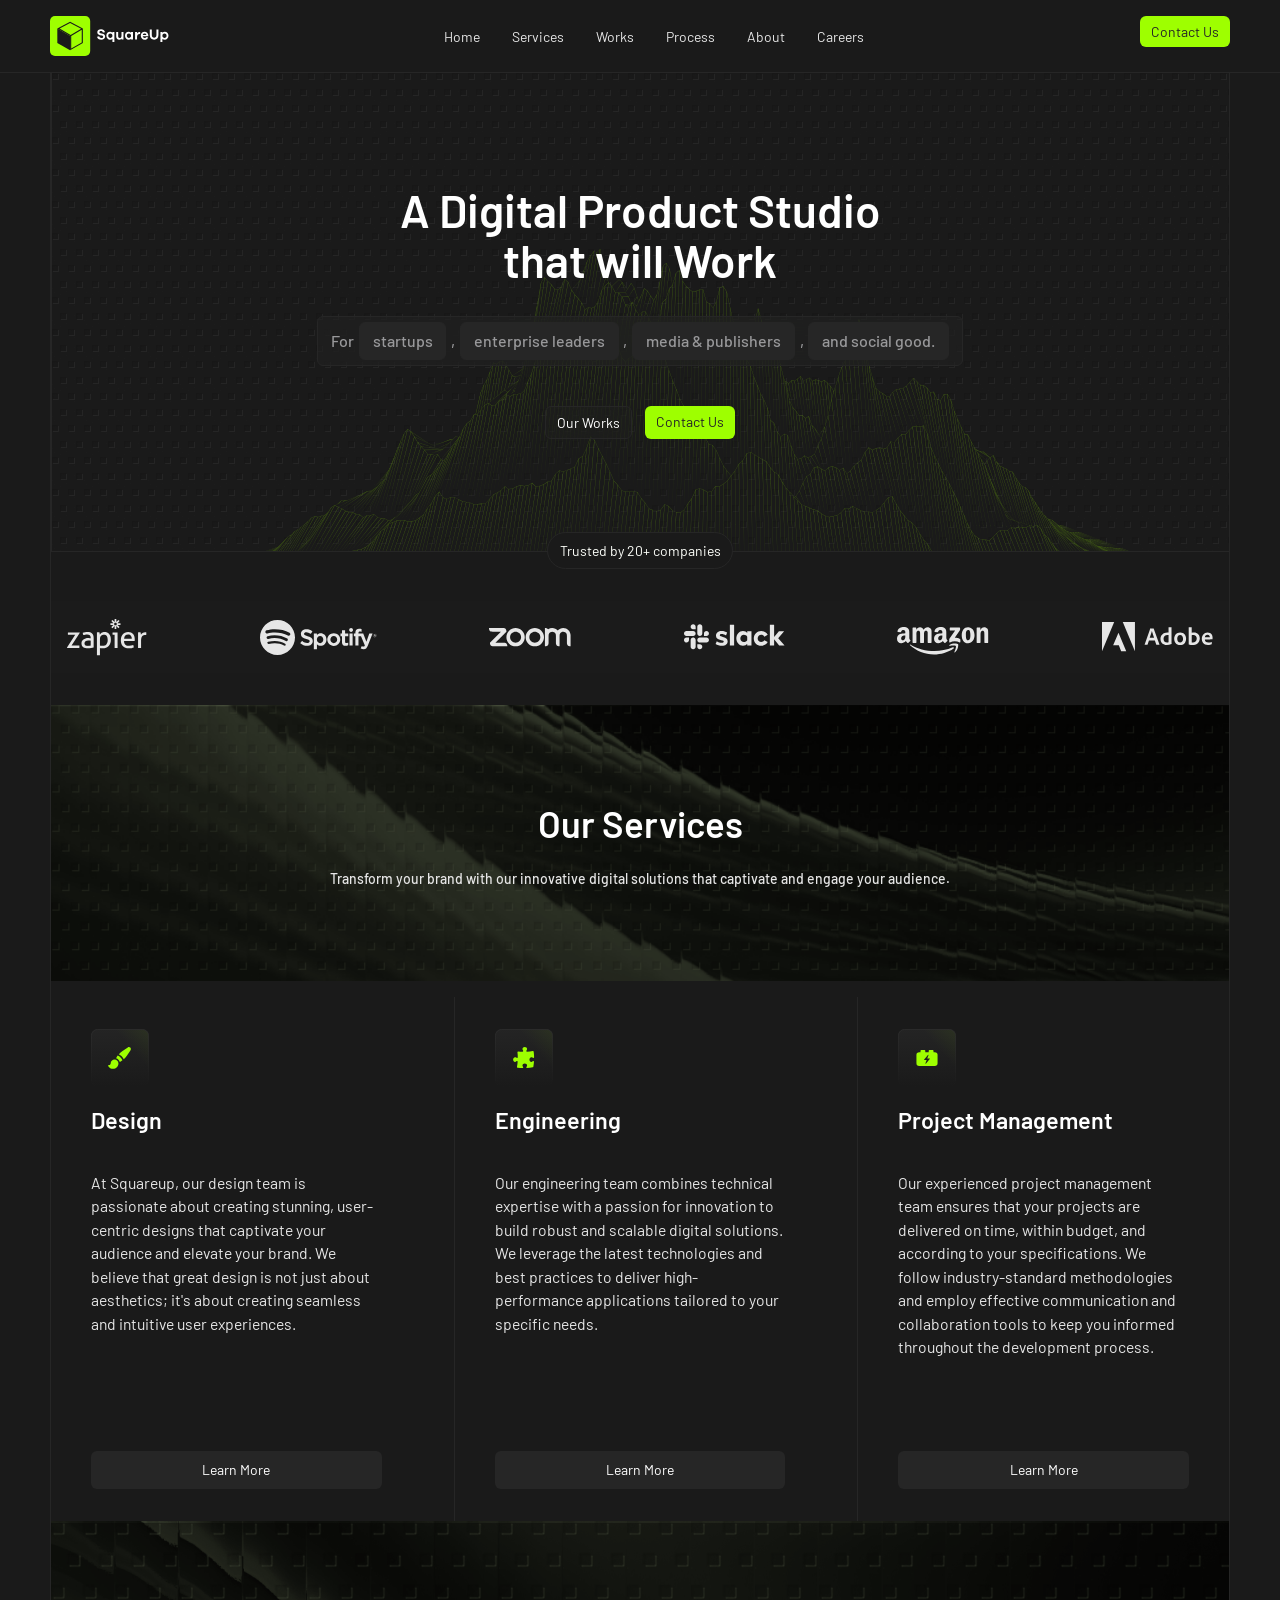
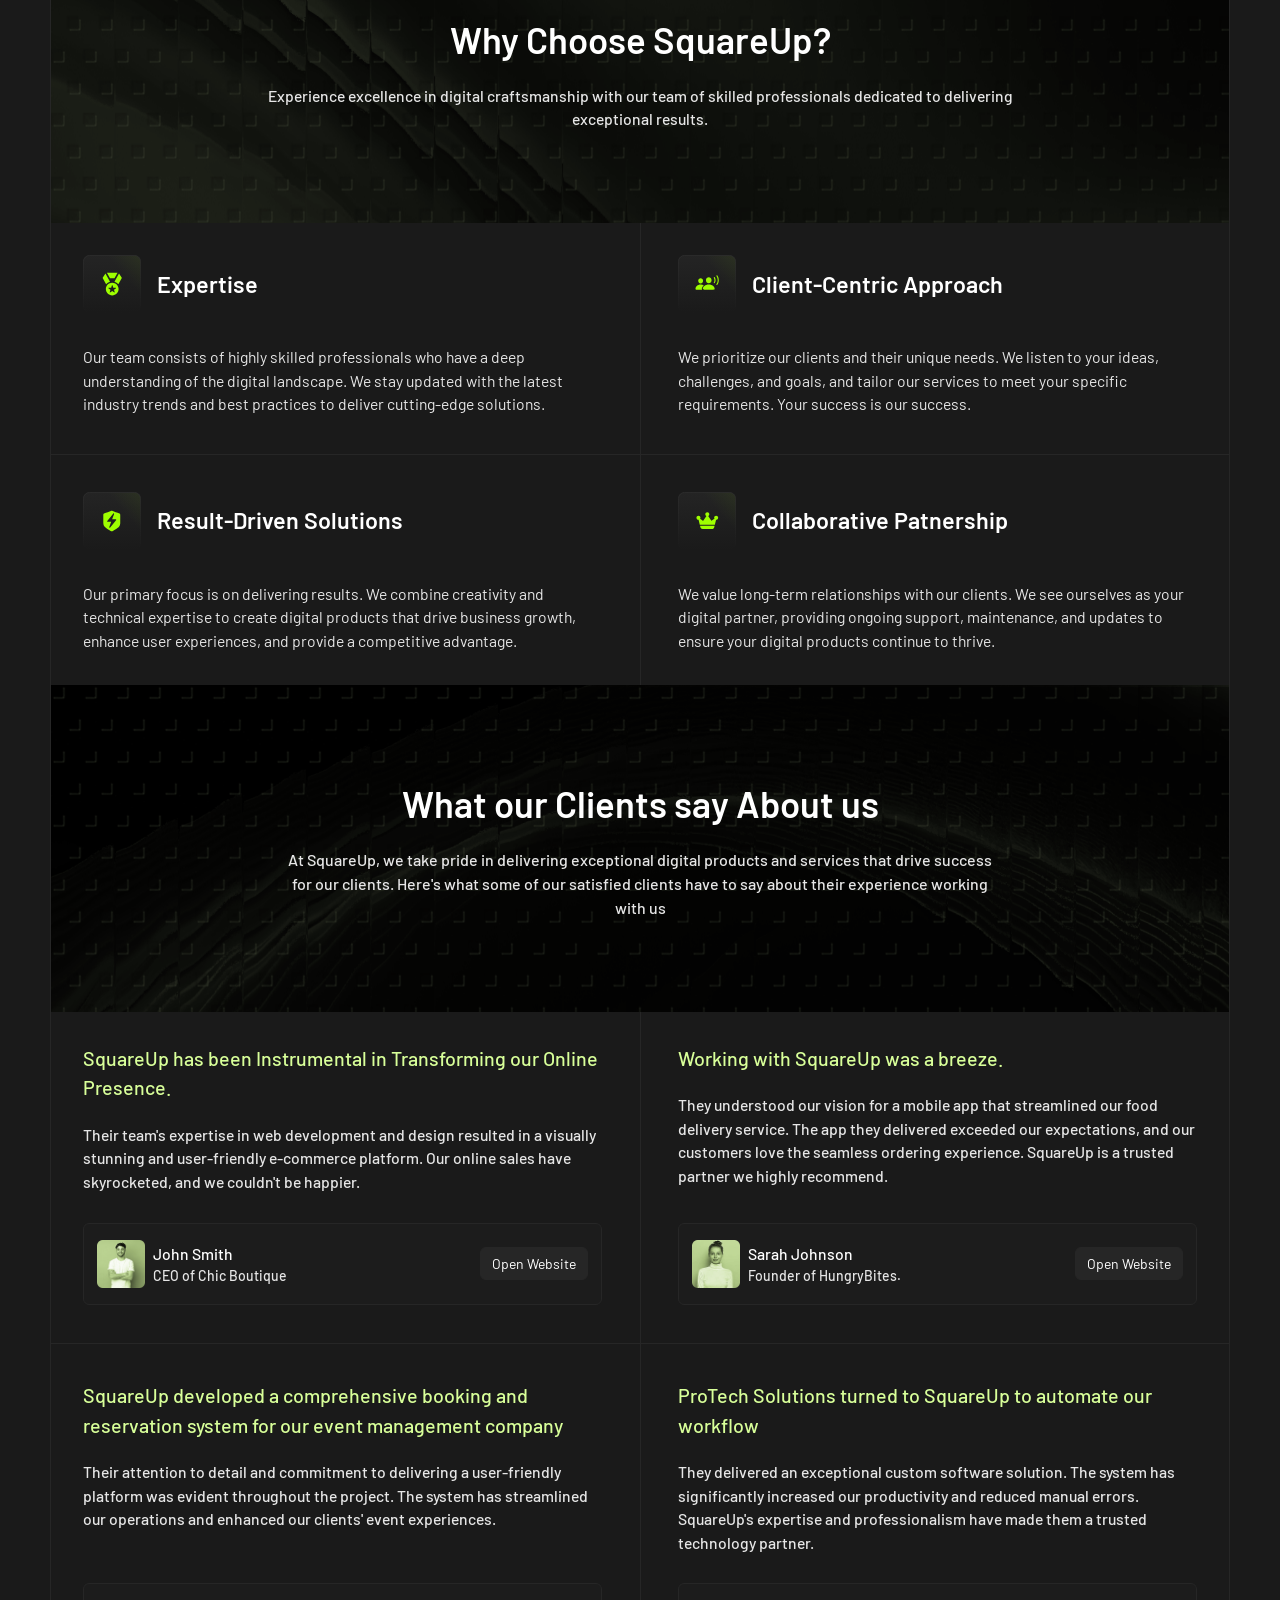
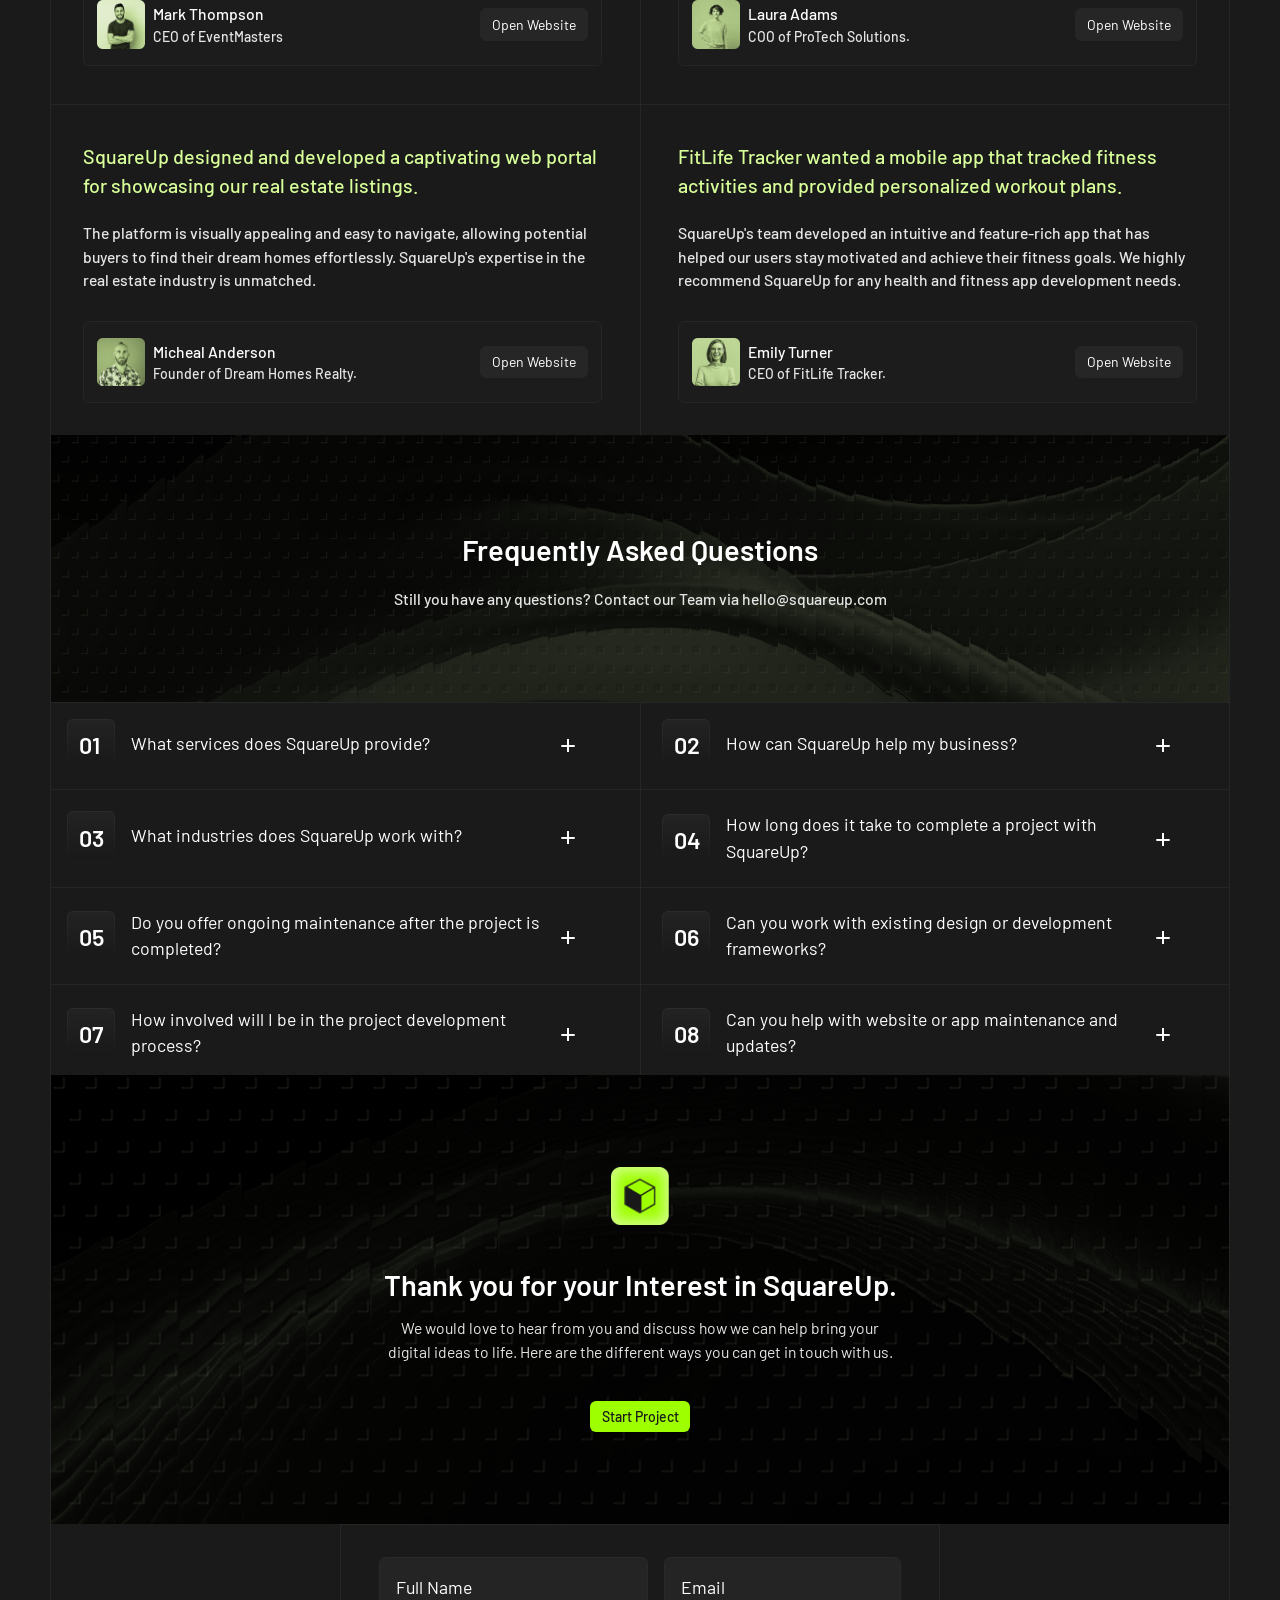
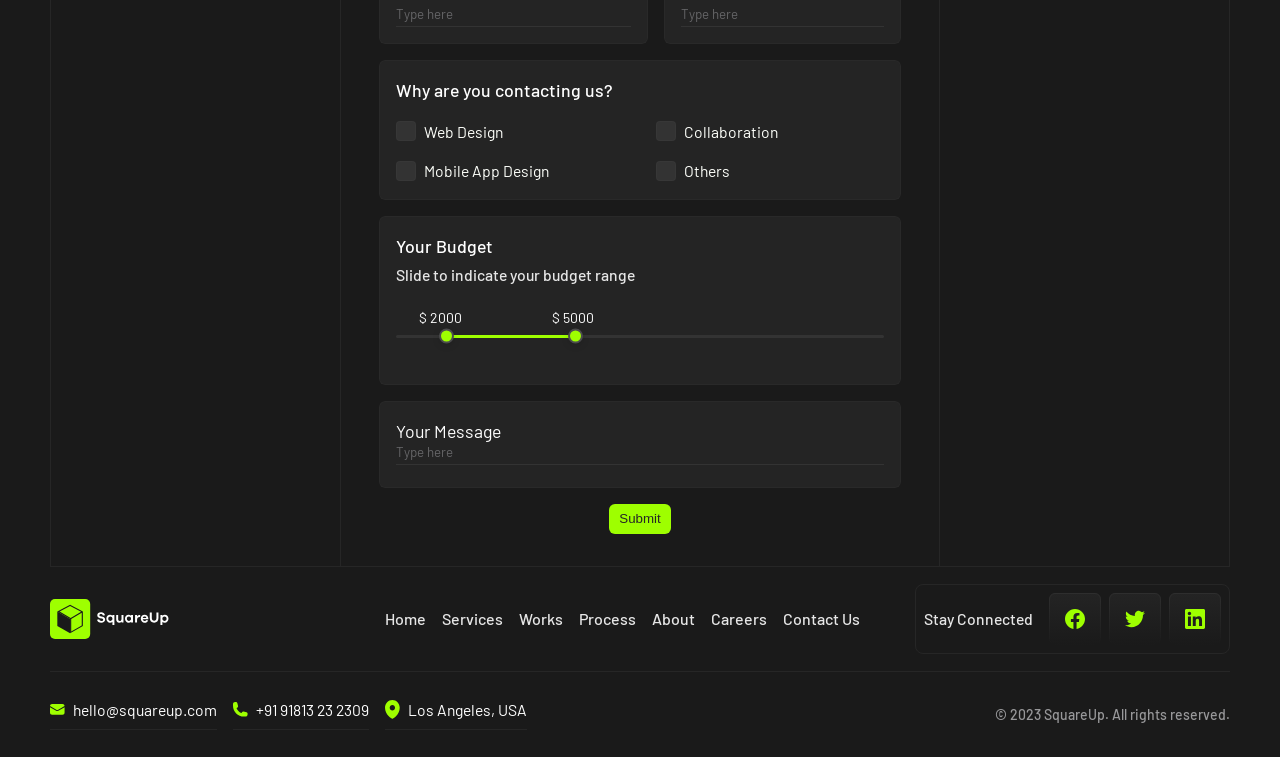
<file: index.html>
<!DOCTYPE html>
<html lang="en">

<head>
    <meta charset="UTF-8">
    <meta name="viewport" content="width=device-width, initial-scale=1.0">
    <link rel="stylesheet" href="./css/style.css">
    <title>SquareUp</title>
</head>

<body>
    <header class="bb">
        <nav class="container">
            <div class="logo">
                <img src="assets/icons/Logo.svg" alt="">
            </div>

            <!-- Desktop links: always visible on wide screens, hidden on mobile via CSS -->

            <ul class="desktop-links">
                <li><a class="pg-grey" href="index.html">Home</a></li>

                <li><a class="pg-grey" href="services.html">Services</a></li>

                <li><a class="pg-grey" href="works.html">Works</a></li>

                <li><a class="pg-grey" href="process.html">Process</a></li>

                <li><a class="pg-grey" href="about.html">About</a></li>

                <li><a class="pg-grey" href="careers.html">Careers</a></li>
            </ul>

            <ul>
                <li><a class="primary-btn contact" href="contact.html">Contact Us</a></li>
            </ul>

            <!-- Hamburger: only visible on mobile -->
            <button class="hamburger" aria-label="Open menu" aria-expanded="false">
                <img src="assets/icons/hamburger.svg" alt="square up logo.">
            </button>
        </nav>

        <!-- Mobile drawer: full panel that overlays everything, including the nav bar -->
        <div class="mobile-menu pad-in-mob" role="dialog" aria-label="Navigation menu">

            <!-- Drawer header: logo on left, close button on right -->
            <div class="mobile-menu-header">
                <div class="logo">
                    <img src="assets/icons/Logo.svg" alt="">
                </div>
                <button class="close-btn" aria-label="Close menu">×</button>
            </div>

            <!-- Links inside the drawer -->
            <ul class="mobile-links">
                <li><a class="pg-grey" href="index.html">Home &RightArrowBar;</a></li>
                <li><a class="pg-grey" href="services.html">Services &RightArrowBar;</a></li>
                <li><a class="pg-grey" href="works.html">Works &RightArrowBar;</a></li>
                <li><a class="pg-grey" href="process.html">Process &RightArrowBar;</a></li>
                <li><a class="pg-grey" href="about.html">About &RightArrowBar;</a></li>
                <li><a class="pg-grey" href="careers.html">Careers &RightArrowBar;</a></li>
            </ul>

        </div>
    </header>
    <main>
        <div class="bod-border container">
            <section class="hero container bb">
                <div class="hero-box">
                    <h1>A Digital Product Studio
                        that will Work</h1>

                    <p class="text-block c-tx-60 hero-des-desk">For
                        <span class="text-chip-ds">startups</span> ,
                        <span class="text-chip-ds">enterprise leaders</span> ,
                        <span class="text-chip-ds">media & publishers</span> ,
                        <span class="text-chip-ds">and social good.</span>
                    </p>
                    <p class="text-block c-tx-60 hero-des-mob">For startups, enterprise leaders, media & publishers,
                        and social
                        good.</p>

                    <div class="hero-btns">
                        <a class="glow-btn pg-white" href="works.html">Our Works</a>
                        <a class="primary-btn" href="contact.html">Contact Us</a>
                    </div>
                </div>
            </section>

            <section class="companies-logo container">
                <div class="logo-box">
                    <div class="logo-card">
                        <div class="pg-14 trusted-badge"><span>Trusted by 20+ companies</span></p>
                        </div>

                        <div class="logos">
                            <div class="logo-item">
                                <img src="./assets/logos/zapier-logo.svg" alt="zapier-logo">
                            </div>

                            <div class="logo-item">
                                <img src="./assets/logos/spotify-logo.svg" alt="spotify-logo">
                            </div>

                            <div class="logo-item">
                                <img src="./assets/logos/zoom-logo.svg" alt="zoom-logo">
                            </div>

                            <div class="logo-item">
                                <img src="./assets/logos/slack-logo.svg" alt="slack-logo">
                            </div>

                            <div class="logo-item">
                                <img src="./assets/logos/amazon-logo.svg" alt="amazon-logo">
                            </div>

                            <div class="logo-item">
                                <img src="./assets/logos/adobe-logo.svg" alt="adobe-logo">
                            </div>
                        </div>

                        <div class="logos-ds">
                            <img src="./assets/logos/zapier-logo.svg" alt="zapier-logo">
                            <img src="./assets/logos/spotify-logo.svg" alt="spotify-logo">
                            <img src="./assets/logos/zoom-logo.svg" alt="zoom-logo">
                            <img src="./assets/logos/slack-logo.svg" alt="slack-logo">
                            <img src="./assets/logos/amazon-logo.svg" alt="amazon-logo">
                            <img src="./assets/logos/adobe-logo.svg" alt="adobe-logo">
                        </div>
                    </div>
            </section>

            <section class="services-section container">

                <div class="services-banner banner">
                    <h2>Our Services</h2>
                    <p class="pg-14 pg-grey">Transform your brand with our innovative digital solutions that captivate
                        and engage your audience.</p>
                </div>

                <div class="services content-border">
                    <div class="service">
                        <div class="service-padding"></div>
                        <div class="service-heading">
                            <img class="icon" src="./assets/icons/design-icon.svg" alt="">
                            <h4>Design</h4>
                        </div>

                        <p class="pg-16 pg-grey">At Squareup, our design team is passionate about creating stunning,
                            user-centric designs that
                            captivate your audience
                            and elevate your brand. We believe that great design is not just about aesthetics; it's
                            about creating seamless and
                            intuitive user experiences.</p>
                        <a class="pg-white pg-14 secondary-btn service-link" href="services.html">Learn More</a>
                    </div>

                    <div class="service">
                        <div class="service-padding"></div>
                        <div class="service-heading">
                            <img class="icon" src="./assets/icons/engineering-icon.svg" alt="">
                            <h4>Engineering</h4>
                        </div>

                        <p class="pg-16 pg-grey">Our engineering team combines technical expertise with a passion for
                            innovation to build
                            robust and scalable digital
                            solutions. We leverage the latest technologies and best practices to deliver
                            high-performance applications tailored to
                            your specific needs.</p>
                        <a class="pg-white pg-14 secondary-btn service-link" href="services.html">Learn More</a>
                    </div>

                    <div class="service">
                        <div class="service-padding"></div>
                        <div class="service-heading">
                            <img class="icon" src="./assets/icons/project-management-icon.svg" alt="">
                            <h4>Project Management</h4>
                        </div>

                        <p class="pg-16 pg-grey">Our experienced project management team ensures that your projects are
                            delivered on time,
                            within budget, and according
                            to your specifications. We follow industry-standard methodologies and employ effective
                            communication and collaboration
                            tools to keep you informed throughout the development process.</p>
                        <a class="pg-white pg-14 secondary-btn service-link" href="services.html">Learn More</a>
                    </div>
                </div>
            </section>

            <section class="why-choose-us container">
                <div class="why-us-banner banner">
                    <h2>Why Choose SquareUp?</h2>
                    <p class="pg-16 pg-grey">Experience excellence in digital craftsmanship with our team of skilled
                        professionals dedicated
                        to delivering
                        exceptional results.</p>
                </div>

                <div class="why-us-box content-border">
                    <div class="why-us-item">
                        <div class="why-us-item__head">
                            <img class="icon" src="./assets/icons/expertise-icon.svg" alt="">
                            <h4>Expertise</h4>
                        </div>

                        <p class="pg-16 pg-grey">Our team consists of highly skilled professionals who have a deep
                            understanding of the
                            digital landscape. We stay
                            updated with the latest industry trends and best practices to deliver cutting-edge
                            solutions.</p>
                    </div>

                    <div class="why-us-item">
                        <div class="why-us-item__head">
                            <img class="icon" src="./assets/icons/client-approach-icon.svg" alt="">
                            <h4>Client-Centric Approach</h4>
                        </div>

                        <p class="pg-16 pg-grey">We prioritize our clients and their unique needs. We listen to your
                            ideas, challenges, and
                            goals, and tailor our
                            services to meet your specific requirements. Your success is our success.</p>
                    </div>


                    <div class="why-us-item">
                        <div class="why-us-item__head">
                            <img class="icon" src="./assets/icons/results-driven-icon.svg" alt="">
                            <h4>Result-Driven Solutions</h4>
                        </div>

                        <p class="pg-16 pg-grey">Our primary focus is on delivering results. We combine creativity and
                            technical expertise to
                            create digital products
                            that drive business growth, enhance user experiences, and provide a competitive advantage.
                        </p>
                    </div>

                    <div class="why-us-item">
                        <div class="why-us-item__head">
                            <img class="icon" src="./assets/icons/collaborative-icon.svg" alt="">
                            <h4>Collaborative Patnership</h4>
                        </div>

                        <p class="pg-16 pg-grey">We value long-term relationships with our clients. We see ourselves as
                            your digital partner,
                            providing ongoing support,
                            maintenance, and updates to ensure your digital products continue to thrive.</p>
                    </div>

                </div>
            </section>

            <section class="testimonial-section container">
                <div class="testimonial-banner banner">
                    <h2>What our Clients say About us</h2>
                    <p class="pg16 pg-grey">At SquareUp, we take pride in delivering exceptional digital products and
                        services that drive success for our clients.
                        Here's what some of our satisfied clients have to say about their experience working with us</p>
                </div>

                <div class="testimonials content-border">
                    <div class="testimonial">
                        <p class="pg-20 pg-heading">SquareUp has been Instrumental in Transforming our Online Presence.
                        </p>

                        <p class="pg-16 pg-grey">Their team's expertise in web development and design resulted in a
                            visually stunning and user-friendly e-commerce
                            platform. Our online sales have skyrocketed, and we couldn't be happier.</p>

                        <div class="testimonial-profile text-block-2">

                            <div class="profile-head">
                                <img src="./assets/images/jonh-smith.png" alt="A profile picture of John Smith.">

                                <div class="profile-info">
                                    <p class="pg-16 pg-white">John Smith</p>
                                    <p class="pg-14 pg-grey">CEO of Chic Boutique</p>
                                </div>
                            </div>

                            <a class="pg-14 pg-white text-chip testimonial-link" href="">Open Website</a>
                        </div>
                    </div>

                    <div class="testimonial">
                        <p class="pg-20 pg-heading">Working with SquareUp was a breeze.</p>

                        <p class="pg-16 pg-grey">They understood our vision for a mobile app that streamlined our food
                            delivery service. The app they delivered exceeded
                            our expectations, and our customers love the seamless ordering experience. SquareUp is a
                            trusted partner we highly
                            recommend.</p>

                        <div class="testimonial-profile text-block-2">

                            <div class="profile-head">
                                <img src="./assets/images/sarah-jonhson.png" alt="A profile picture of Sarah Johnson.">

                                <div class="profile-info">
                                    <p class="pg-16 pg-white">Sarah Johnson</p>
                                    <p class="pg-14 pg-grey">Founder of HungryBites.</p>
                                </div>
                            </div>

                            <a class="pg-14 pg-white text-chip testimonial-link" href="">Open Website</a>
                        </div>
                    </div>

                    <div class="testimonial">
                        <p class="pg-20 pg-heading">SquareUp developed a comprehensive booking and reservation system
                            for our event management company</p>

                        <p class="pg-16 pg-grey">Their attention to detail and commitment to delivering a user-friendly
                            platform was evident throughout the project. The
                            system has streamlined our operations and enhanced our clients' event experiences.</p>

                        <div class="testimonial-profile text-block-2">

                            <div class="profile-head">
                                <img src="./assets/images/mark-thompson.png" alt="A profile picture of Mark Thompson.">

                                <div class="profile-info">
                                    <p class="pg-16 pg-white">Mark Thompson</p>
                                    <p class="pg-14 pg-grey">CEO of EventMasters</p>
                                </div>
                            </div>

                            <a class="pg-14 pg-white text-chip testimonial-link" href="">Open Website</a>
                        </div>
                    </div>

                    <div class="testimonial">
                        <p class="pg-20 pg-heading">ProTech Solutions turned to SquareUp to automate our workflow</p>

                        <p class="pg-16 pg-grey">They delivered an exceptional custom software solution. The system has
                            significantly increased our productivity and
                            reduced manual errors. SquareUp's expertise and professionalism have made them a trusted
                            technology partner.</p>

                        <div class="testimonial-profile text-block-2">

                            <div class="profile-head">
                                <img src="./assets/images/laura-adams.png" alt="A profile picture of Laura Adams.">

                                <div class="profile-info">
                                    <p class="pg-16 pg-white">Laura Adams</p>
                                    <p class="pg-14 pg-grey">COO of ProTech Solutions.</p>
                                </div>
                            </div>

                            <a class="pg-14 pg-white text-chip testimonial-link" href="">Open Website</a>
                        </div>
                    </div>

                    <div class="testimonial">
                        <p class="pg-20 pg-heading">SquareUp designed and developed a captivating web portal for
                            showcasing our real estate listings.</p>

                        <p class="pg-16 pg-grey">The platform is visually appealing and easy to navigate, allowing
                            potential buyers to find their dream homes
                            effortlessly. SquareUp's expertise in the real estate industry is unmatched.</p>

                        <div class="testimonial-profile text-block-2">

                            <div class="profile-head">
                                <img src="./assets/images/micheal-anderson.png"
                                    alt="A profile picture of Micheal Anderson.">

                                <div class="profile-info">
                                    <p class="pg-16 pg-white">Micheal Anderson</p>
                                    <p class="pg-14 pg-grey">Founder of Dream Homes Realty.</p>
                                </div>
                            </div>

                            <a class="pg-14 pg-white text-chip testimonial-link" href="">Open Website</a>
                        </div>
                    </div>

                    <div class="testimonial">
                        <p class="pg-20 pg-heading">FitLife Tracker wanted a mobile app that tracked fitness activities
                            and provided personalized workout plans.</p>

                        <p class="pg-16 pg-grey">SquareUp's team developed an intuitive and feature-rich app that has
                            helped our users stay motivated and achieve their
                            fitness goals. We highly recommend SquareUp for any health and fitness app development
                            needs.</p>

                        <div class="testimonial-profile text-block-2">

                            <div class="profile-head">
                                <img src="./assets/images/emily-turner.png" alt="A profile picture of Emily Turner.">

                                <div class="profile-info">
                                    <p class="pg-16 pg-white">Emily Turner</p>
                                    <p class="pg-14 pg-grey">CEO of FitLife Tracker.</p>
                                </div>
                            </div>

                            <a class="pg-14 pg-white text-chip testimonial-link" href="">Open Website</a>
                        </div>
                    </div>
                </div>
            </section>

            <section class="faq container">
                <div class="faq-banner banner">
                    <h3>Frequently Asked Questions</h3>
                    <p class="pg-16 pg-grey">Still you have any questions? Contact our Team via hello@squareup.com</p>
                </div>

                <div class="faqs content-border">
                    <!-- box 1 -->
                    <div class="faq-box">
                        <details>
                            <summary>
                                <div class="faq-number">
                                    <img src="./assets/icons/number-bg.png" alt="">
                                    <h4>01</h4>
                                </div>

                                <span class="pg-18 pg-white question">
                                    What services does SquareUp provide?
                                </span>

                                <span class="icon"></span>
                            </summary>
                            <div class="pg-16 pg-grey answer">
                                SquareUp offers a range of services including design, engineering, and project
                                management. We specialize in
                                user experience design, web development, mobile app development, custom software
                                development, branding and
                                identity, and more.
                            </div>
                        </details>
                    </div>

                    <!-- box 2 -->
                    <div class="faq-box">
                        <details>
                            <summary>
                                <div class="faq-number">
                                    <img src="./assets/icons/number-bg.png" alt="">
                                    <h4>02</h4>
                                </div>

                                <span class="pg-18 pg-white question">
                                    How can SquareUp help my business?
                                </span>

                                <span class="icon"></span>
                            </summary>
                            <div class="pg-16 pg-grey answer">
                                SquareUp helps businesses grow by delivering tailored digital solutions that improve
                                efficiency, enhance
                                user experience, and strengthen brand presence. We combine strategy, design, and
                                development to create
                                products that solve real problems, streamline operations, and drive measurable results
                                across web and mobile
                                platforms.
                            </div>
                        </details>
                    </div>

                    <!-- box 3 -->
                    <div class="faq-box">
                        <details>
                            <summary>
                                <div class="faq-number">
                                    <img src="./assets/icons/number-bg.png" alt="">
                                    <h4>03</h4>
                                </div>

                                <span class="pg-18 pg-white question">
                                    What industries does SquareUp work with?
                                </span>

                                <span class="icon"></span>
                            </summary>
                            <div class="pg-16 pg-grey answer">
                                SquareUp works with a diverse range of industries including technology, healthcare,
                                finance, e-commerce,
                                education, and more. Our adaptable approach allows us to understand unique business
                                needs and deliver
                                customized solutions that align with industry standards, user expectations, and evolving
                                market trends.
                            </div>
                        </details>
                    </div>

                    <!-- box 4 -->
                    <div class="faq-box">
                        <details>
                            <summary>
                                <div class="faq-number">
                                    <img src="./assets/icons/number-bg.png" alt="">
                                    <h4>04</h4>
                                </div>

                                <span class="pg-18 pg-white question">
                                    How long does it take to complete a project with SquareUp?
                                </span>

                                <span class="icon"></span>
                            </summary>
                            <div class="pg-16 pg-grey answer">
                                Project timelines vary depending on scope, complexity, and specific requirements. On
                                average, most projects
                                take a few weeks to several months to complete. We follow a structured process with
                                clear milestones,
                                ensuring transparency, timely delivery, and consistent communication throughout the
                                entire development
                                cycle.
                            </div>
                        </details>
                    </div>

                    <!-- box 5 -->
                    <div class="faq-box hidden-faq">
                        <details>
                            <summary>
                                <div class="faq-number">
                                    <img src="./assets/icons/number-bg.png" alt="">
                                    <h4>05</h4>
                                </div>

                                <span class="pg-18 pg-white question">
                                    Do you offer ongoing maintenance after the project is completed?
                                </span>

                                <span class="icon"></span>
                            </summary>
                            <div class="pg-16 pg-grey answer">
                                Yes, SquareUp provides ongoing support and maintenance to ensure your product continues
                                to perform
                                optimally. Our services include updates, performance monitoring, bug fixes, and feature
                                enhancements,
                                helping your business stay current, secure, and competitive after the initial launch.
                            </div>
                        </details>
                    </div>

                    <!-- box 6 -->
                    <div class="faq-box hidden-faq">
                        <details>
                            <summary>
                                <div class="faq-number">
                                    <img src="./assets/icons/number-bg.png" alt="">
                                    <h4>06</h4>
                                </div>

                                <span class="pg-18 pg-white question">
                                    Can you work with existing design or development frameworks?
                                </span>

                                <span class="icon"></span>
                            </summary>
                            <div class="pg-16 pg-grey answer">
                                Yes, we can work with existing design systems and development frameworks. Our team is
                                experienced in
                                integrating with and improving current setups, ensuring consistency, scalability, and
                                performance while
                                aligning with your existing tools, technologies, and project requirements.
                            </div>
                        </details>
                    </div>

                    <!-- box 7 -->
                    <div class="faq-box hidden-faq">
                        <details>
                            <summary>
                                <div class="faq-number">
                                    <img src="./assets/icons/number-bg.png" alt="">
                                    <h4>07</h4>
                                </div>

                                <span class="pg-18 pg-white question">
                                    How involved will I be in the project development process?
                                </span>

                                <span class="icon"></span>
                            </summary>
                            <div class="pg-16 pg-grey answer">
                                You will be actively involved throughout the entire development process. We maintain
                                regular communication
                                through updates, feedback sessions, and milestone reviews, ensuring your vision is
                                accurately implemented
                                while allowing flexibility for adjustments as the project progresses.
                            </div>
                        </details>
                    </div>

                    <!-- box 8 -->
                    <div class="faq-box hidden-faq">
                        <details>
                            <summary>
                                <div class="faq-number">
                                    <img src="./assets/icons/number-bg.png" alt="">
                                    <h4>08</h4>
                                </div>

                                <span class="pg-18 pg-white question">
                                    Can you help with website or app maintenance and updates?
                                </span>

                                <span class="icon"></span>
                            </summary>
                            <div class="pg-16 pg-grey answer">
                                Yes, we offer maintenance and update services for both websites and applications. This
                                includes performance
                                optimization, security updates, content changes, and feature improvements, ensuring your
                                digital product
                                remains reliable, up-to-date, and aligned with your business goals.
                            </div>
                        </details>
                    </div>
                </div>

            </section>

            <section class="cta container">
                <div class="cta-banner">
                    <img src="./assets/icons/Logo-box.png" alt="SquareUp logo.">
                    <h3>Thank you for your Interest in SquareUp.</h3>
                    <p class="pg-16 pg-grey">We would love to hear from you and discuss how we can help bring your
                        digital ideas to life. Here are the different ways
                        you can get in touch with us.</p>
                    <a href="projects.html" class="primary-btn">Start Project</a>
                </div>
            </section>

            <section class="contact-form container">
                <form class="content-border" action="">
                    <div class="form-box">
                        <div class="name-x-email">
                            <fieldset>
                                <label for="name">Full Name</label>
                                <input type="text" id="name" name="name" required placeholder="Type here">
                            </fieldset>

                            <fieldset>
                                <label for="email">Email</label>
                                <input type="email" id="email" name="email" required placeholder="Type here">
                            </fieldset>
                        </div>

                        <fieldset class="form-check">
                            <p class="contact-text pg-18 pg-white">Why are you contacting us?</p>

                            <div class="check-boxes">
                                <div class="check-box">
                                    <input type="checkbox" name="web-design" id="web-design" value="web-design">
                                    <label for="web-design">Web Design</label>
                                </div>

                                <div class="check-box">
                                    <input type="checkbox" name="collaboration" id="collaboration"
                                        value="collaboration">
                                    <label for="collaboration">Collaboration</label>
                                </div>

                                <div class="check-box">
                                    <input type="checkbox" name="mobile-app-design" id="mobile-app-design"
                                        value="mobile-app-design">
                                    <label for="mobile-app-design">Mobile App Design</label>
                                </div>


                                <div class="check-box">
                                    <input type="checkbox" name="others" id="others" value="others">
                                    <label for="others">Others</label>
                                </div>
                            </div>

                        </fieldset>

                        <fieldset>
                            <p class="pg-18 pg-white">Your Budget</p>
                            <p class="range-txt">Slide to indicate your budget range</p>

                            <div class="range-slider">
                                <span class="slider-track"></span>

                                <input type="range" name="min_val" class="min-val" min="1000" max="12000" value="2000">

                                <input type="range" name="max_val" class="max-val" min="1000" max="12000" value="5000">

                                <div class="tooltip min-tooltip"></div>
                                <div class="tooltip max-tooltip"></div>
                            </div>
                        </fieldset>

                        <fieldset>
                            <label for="message">Your Message</label>
                            <textarea id="message" name="message" rows="1" required placeholder="Type here"></textarea>
                        </fieldset>

                    </div>

                    <button type="submit" class="primary-btn">Submit</button>
                </form>
            </section>

        </div>
    </main>

    <footer class="container">
        <div class="footer-box">
            <div class="footer-link">
                <div class="footer-logo logo">
                    <img src="assets/icons/Logo.svg" alt="">
                </div>

                <ul class="footer-nav-links">
                    <li><a class="pg-grey" href="index.html">Home</a></li>

                    <li><a class="pg-grey" href="services.html">Services</a></li>

                    <li><a class="pg-grey" href="works.html">Works</a></li>

                    <li><a class="pg-grey" href="process.html">Process</a></li>

                    <li><a class="pg-grey" href="about.html">About</a></li>

                    <li><a class="pg-grey" href="careers.html">Careers</a></li>

                    <li><a class="pg-grey" href="contact.html">Contact Us</a></li>
                </ul>

                <div class="footer-social">
                    <p class="pg-16 pg-grey">Stay Connected</p>

                    <div class="socials">
                        <img src="./assets/icons/facebook-logo.svg" alt="Facebook logo.">
                        <img src="./assets/icons/twitter-logo.svg" alt="Twitter logo.">
                        <img src="./assets/icons/linkedin-logo.svg" alt="Linkedin logo.">
                    </div>
                </div>
            </div>

            <div class="footer-links">
                <div class="links">
                    <ul>
                        <li>
                            <img src="./assets/icons/mail-icon.svg" alt="">
                            hello@squareup.com
                        </li>

                        <li>
                            <img src="./assets/icons/phone-icon.svg" alt="">
                            +91 91813 23 2309
                        </li>

                        <li>
                            <img src="./assets/icons/location-icon.svg" alt="">
                            Los Angeles, USA
                        </li>
                    </ul>
                </div>

                <div class="attribution">
                    <p class="pg-14 c-tx-60">© 2023 SquareUp. All rights reserved.</p>
                </div>
            </div>
        </div>
    </footer>

    </div>

    <script type="module" src="js/script.js"></script>
</body>

</html>
</file>
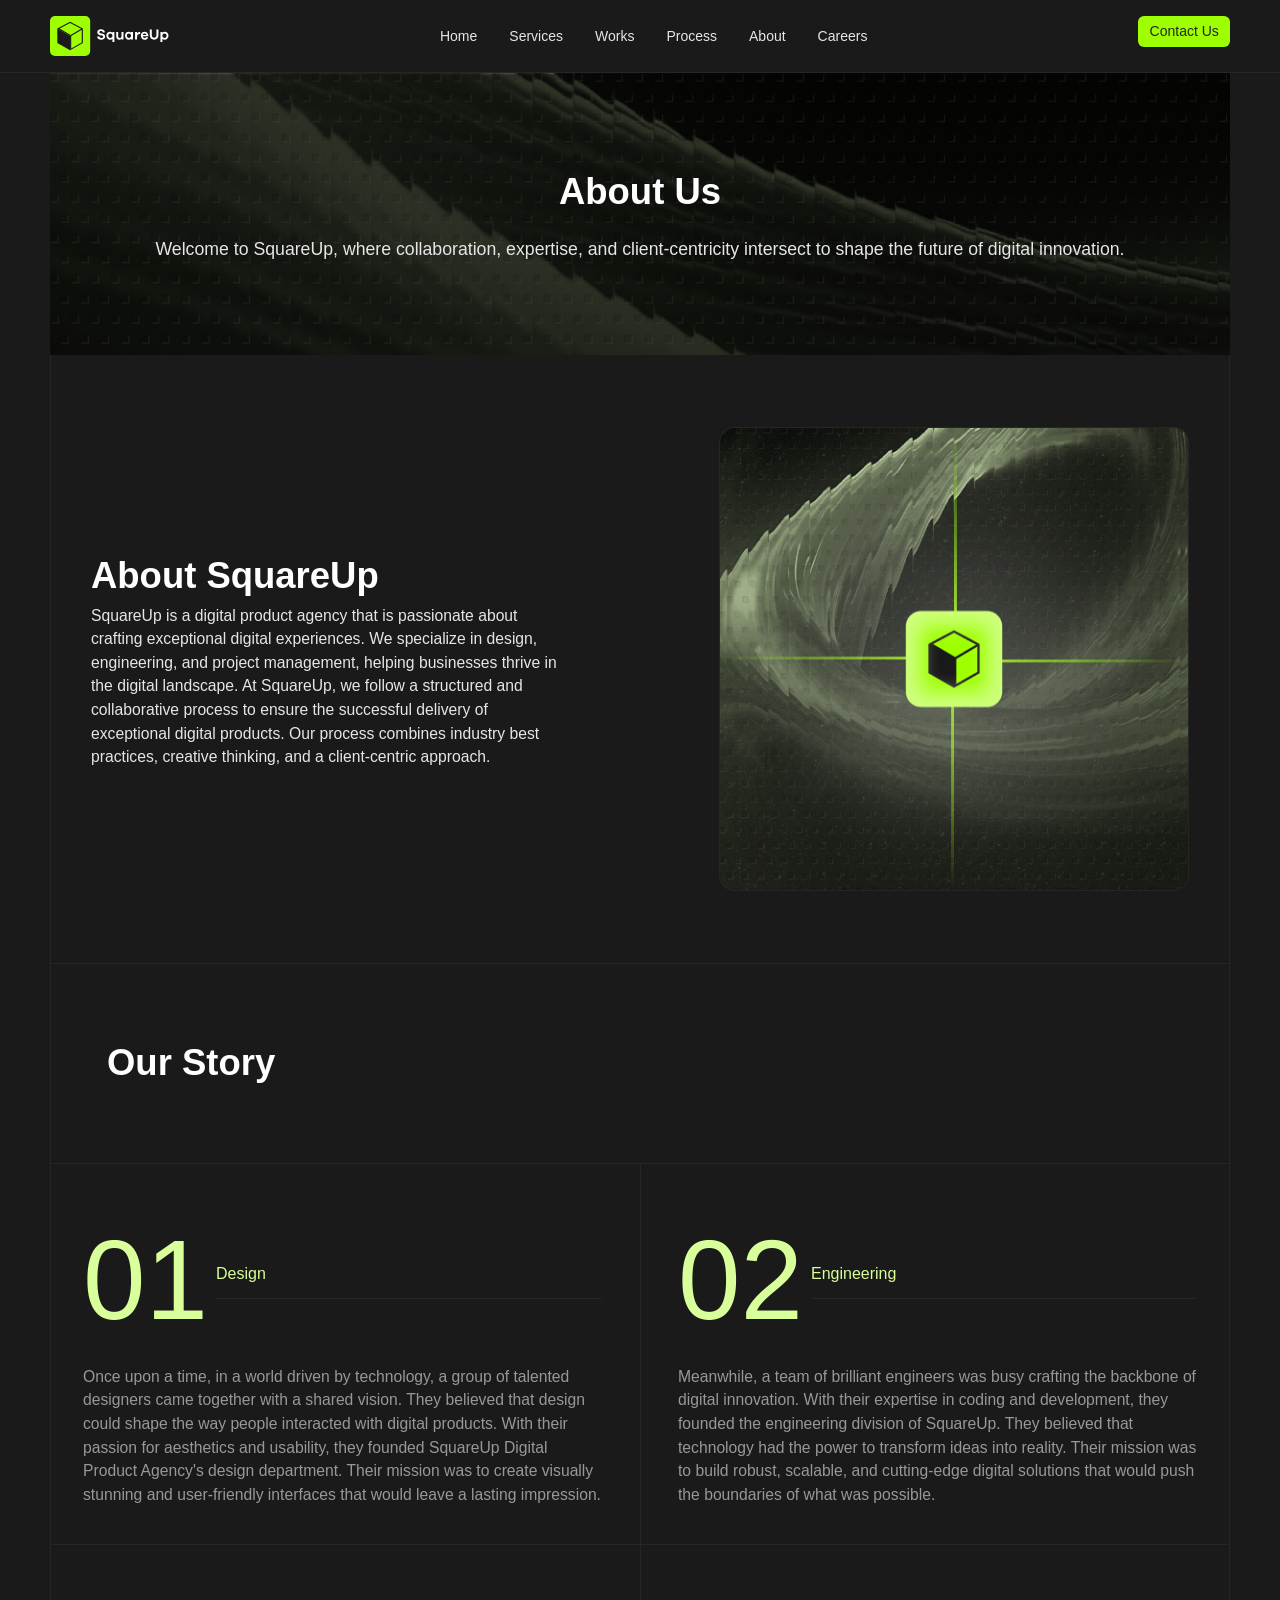
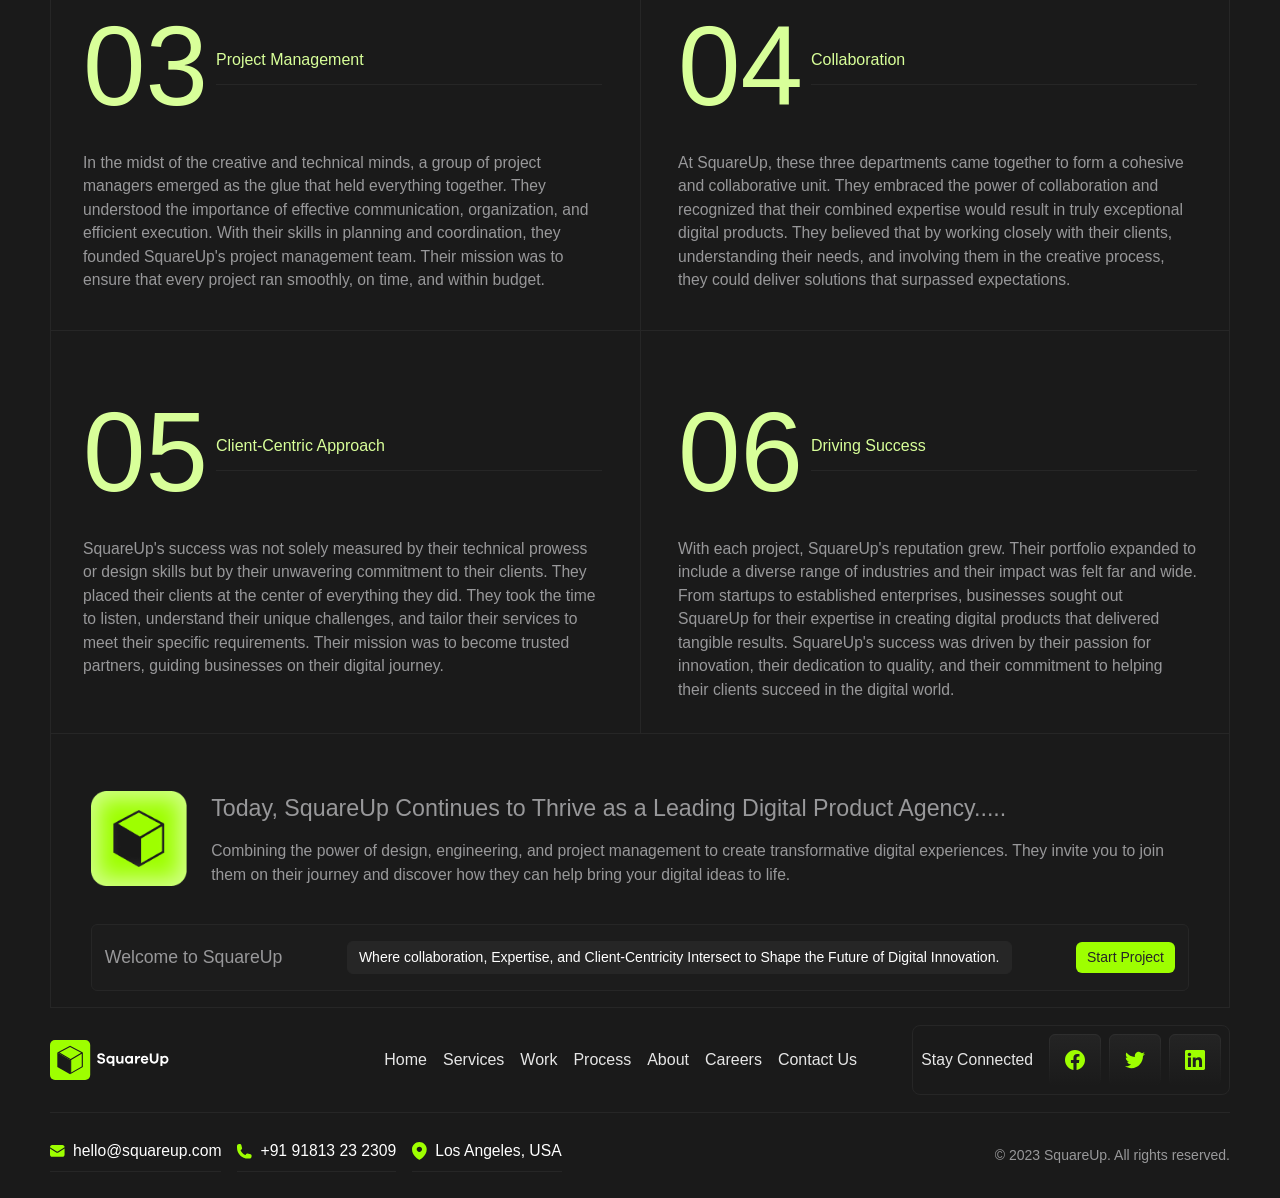
<file: about.html>
<!DOCTYPE html>
<html lang="en">

<head>
    <meta charset="UTF-8">
    <meta name="viewport" content="width=device-width, initial-scale=1.0">
    <link rel="stylesheet" href="./css/pages/about.css">
    <title>Hear Our Story</title>
</head>

<body>
    <header class="bb">
        <nav class="container">
            <div class="logo">
                <img src="assets/icons/Logo.svg" alt="">
            </div>

            <!-- Desktop links: always visible on wide screens, hidden on mobile via CSS -->

            <ul class="desktop-links">
                <li><a class="pg-grey" href="index.html">Home</a></li>

                <li><a class="pg-grey" href="services.html">Services</a></li>

                <li><a class="pg-grey" href="works.html">Works</a></li>

                <li><a class="pg-grey" href="process.html">Process</a></li>

                <li><a class="pg-grey" href="about.html">About</a></li>

                <li><a class="pg-grey" href="careers.html">Careers</a></li>
            </ul>

            <ul>
                <li><a class="primary-btn contact" href="contact.html">Contact Us</a></li>
            </ul>

            <!-- Hamburger: only visible on mobile -->
            <button class="hamburger" aria-label="Open menu" aria-expanded="false">
                <img src="assets/icons/hamburger.svg" alt="square up logo.">
            </button>
        </nav>

        <!-- Mobile drawer: full panel that overlays everything, including the nav bar -->
        <div class="mobile-menu pad-in-mob" role="dialog" aria-label="Navigation menu">

            <!-- Drawer header: logo on left, close button on right -->
            <div class="mobile-menu-header">
                <div class="logo">
                    <img src="assets/icons/Logo.svg" alt="">
                </div>
                <button class="close-btn" aria-label="Close menu">×</button>
            </div>

            <!-- Links inside the drawer -->
            <ul class="mobile-links">
                <li><a class="pg-grey" href="index.html">Home &RightArrowBar;</a></li>
                <li><a class="pg-grey" href="services.html">Services &RightArrowBar;</a></li>
                <li><a class="pg-grey" href="works.html">Works &RightArrowBar;</a></li>
                <li><a class="pg-grey" href="process.html">Process &RightArrowBar;</a></li>
                <li><a class="pg-grey" href="about.html">About &RightArrowBar;</a></li>
                <li><a class="pg-grey" href="careers.html">Careers &RightArrowBar;</a></li>
            </ul>

        </div>
    </header>

    <main>
        <section class="services-hero container">
            <div class="about-banner banner">
                <h2>About Us</h2>
                <p class="pg-18 pg-grey">Welcome to SquareUp, where collaboration, expertise, and client-centricity
                    intersect to
                    shape the future of digital
                    innovation.</p>
            </div>
        </section>

        <div class="bod-border container">
            <section class="about-header">
                <div class="about-header-box in-pad content-border">
                    <div class="about-header-info">
                        <h2>About SquareUp</h2>
                        <p class="pg-16 pg-grey">SquareUp is a digital product agency that is passionate about crafting
                            exceptional digital experiences. We specialize in
                            design, engineering, and project management, helping businesses thrive in the digital
                            landscape.
                            At SquareUp, we follow
                            a structured and collaborative process to ensure the successful delivery of exceptional
                            digital
                            products. Our process
                            combines industry best practices, creative thinking, and a client-centric approach.</p>
                    </div>

                    <img src="./assets/images/about-hero-image.png" alt="">
                </div>
            </section>

            <section class="our-story">
                <div class="our-story-header bb">
                    <h2 class="in-pad">Our Story</h2>
                </div>

                <div class="boxes content-border">
                    <!-- box 1 -->
                    <div class="box">
                        <div class="box-header">
                            <p>01</p>
                            <p class="c-tx-60 p-24">Design</p>
                        </div>
                        <p class="pg-16 c-tx-60">Once upon a time, in a world driven by technology, a group of talented
                            designers came together with a shared vision.
                            They believed that design could shape the way people interacted with digital products. With
                            their passion for aesthetics
                            and usability, they founded SquareUp Digital Product Agency's design department. Their
                            mission was to create visually
                            stunning and user-friendly interfaces that would leave a lasting impression.</p>
                    </div>

                    <!-- box 2 -->
                    <div class="box">
                        <div class="box-header">
                            <p>02</p>
                            <p class="c-tx-60 p-24">Engineering</p>
                        </div>
                        <p class="pg-16 c-tx-60">Meanwhile, a team of brilliant engineers was busy crafting the backbone
                            of digital innovation. With their expertise in coding and development, they founded the
                            engineering division of SquareUp. They believed that technology had the power to transform
                            ideas into reality. Their mission was to build robust, scalable, and cutting-edge digital
                            solutions that would push the boundaries of what was possible.</p>
                    </div>

                    <!-- box 3 -->
                    <div class="box">
                        <div class="box-header">
                            <p>03</p>
                            <p class="c-tx-60 p-24">Project Management</p>
                        </div>
                        <p class="pg-16 c-tx-60">In the midst of the creative and technical minds, a group of project
                            managers emerged as the glue that held everything
                            together. They understood the importance of effective communication, organization, and
                            efficient execution. With their
                            skills in planning and coordination, they founded SquareUp's project management team. Their
                            mission was to ensure that
                            every project ran smoothly, on time, and within budget.</p>
                    </div>

                    <!-- box 4 -->
                    <div class="box">
                        <div class="box-header">
                            <p>04</p>
                            <p class="c-tx-60 p-24">Collaboration</p>
                        </div>
                        <p class="pg-16 c-tx-60">At SquareUp, these three departments came together to form a cohesive
                            and collaborative unit. They embraced the power of
                            collaboration and recognized that their combined expertise would result in truly exceptional
                            digital products. They
                            believed that by working closely with their clients, understanding their needs, and
                            involving them in the creative
                            process, they could deliver solutions that surpassed expectations.
                        </p>
                    </div>

                    <!-- box 5 -->
                    <div class="box">
                        <div class="box-header">
                            <p>05</p>
                            <p class="c-tx-60 p-24">Client-Centric Approach</p>
                        </div>
                        <p class="pg-16 c-tx-60">SquareUp's success was not solely measured by their technical prowess
                            or design skills but by their unwavering commitment to their clients. They placed their
                            clients at the center of everything they did. They took the time to listen, understand their
                            unique challenges, and tailor their services to meet their specific requirements. Their
                            mission was to become trusted partners, guiding businesses on their digital journey.</p>
                    </div>

                    <!-- box 6 -->
                    <div class="box">
                        <div class="box-header">
                            <p>06</p>
                            <p class="c-tx-60 p-24">Driving Success</p>
                        </div>
                        <p class="pg-16 c-tx-60">With each project, SquareUp's reputation grew. Their portfolio expanded
                            to include a diverse range of industries and
                            their impact was felt far and wide. From startups to established enterprises, businesses
                            sought out SquareUp for their
                            expertise in creating digital products that delivered tangible results. SquareUp's success
                            was driven by their passion
                            for innovation, their dedication to quality, and their commitment to helping their clients
                            succeed in the digital world.
                        </p>
                    </div>
                </div>
            </section>

            <section class="secondary-cta">
                <div class="secondary-cta-box content-border  in-pad">
                    <div class="secondary-cta-info">
                        <img src="./assets/icons/Logo-box.png" alt="">
                        <div class="secondary-cta-info-content">
                            <p class="pg-24 c-tx-60">Today, SquareUp Continues to Thrive as a Leading Digital Product
                                Agency.....</p>
                            <p class="pg-16 c-tx-60">Combining the power of design, engineering, and project management
                                to
                                create transformative digital experiences. They
                                invite you to join them on their journey and discover how they can help bring your
                                digital
                                ideas to life.</p>
                        </div>
                    </div>

                    <div class="secondary-cta-link">
                        <div class="text-block-2 link-block">
                            <p class="pg-18 c-tx-60">Welcome to SquareUp</p>
                            <p class="pg-14 pg-white text-chip">Where collaboration, Expertise, and Client-Centricity
                                Intersect to Shape the Future of Digital Innovation.</p>

                            <a href="" class="primary-btn sec-link">Start Project</a>
                        </div>
                    </div>
                </div>
            </section>
        </div>

    </main>
    <footer class="container">
        <div class="footer-box">
            <div class="footer-link">
                <div class="footer-logo logo">
                    <img src="assets/icons/Logo.svg" alt="">
                </div>

                <ul class="footer-nav-links">
                    <li><a class="pg-grey" href="index.html">Home</a></li>

                    <li><a class="pg-grey" href="services.html">Services</a></li>

                    <li><a class="pg-grey" href="work.html">Work</a></li>

                    <li><a class="pg-grey" href="process.html">Process</a></li>

                    <li><a class="pg-grey" href="about.html">About</a></li>

                    <li><a class="pg-grey" href="careers.html">Careers</a></li>

                    <li><a class="pg-grey" href="contact.html">Contact Us</a></li>
                </ul>

                <div class="footer-social">
                    <p class="pg-16 pg-grey">Stay Connected</p>

                    <div class="socials">
                        <img src="./assets/icons/facebook-logo.svg" alt="Facebook logo.">
                        <img src="./assets/icons/twitter-logo.svg" alt="Twitter logo.">
                        <img src="./assets/icons/linkedin-logo.svg" alt="Linkedin logo.">
                    </div>
                </div>
            </div>

            <div class="footer-links">
                <div class="links">
                    <ul>
                        <li>
                            <img src="./assets/icons/mail-icon.svg" alt="">
                            hello@squareup.com
                        </li>

                        <li>
                            <img src="./assets/icons/phone-icon.svg" alt="">
                            +91 91813 23 2309
                        </li>

                        <li>
                            <img src="./assets/icons/location-icon.svg" alt="">
                            Los Angeles, USA
                        </li>
                    </ul>
                </div>

                <div class="attribution">
                    <p class="pg-14 c-tx-60">© 2023 SquareUp. All rights reserved.</p>
                </div>
            </div>
        </div>
    </footer>

    <script type="module" src="./js/pages/about.js"></script>
</body>

</html>
</file>
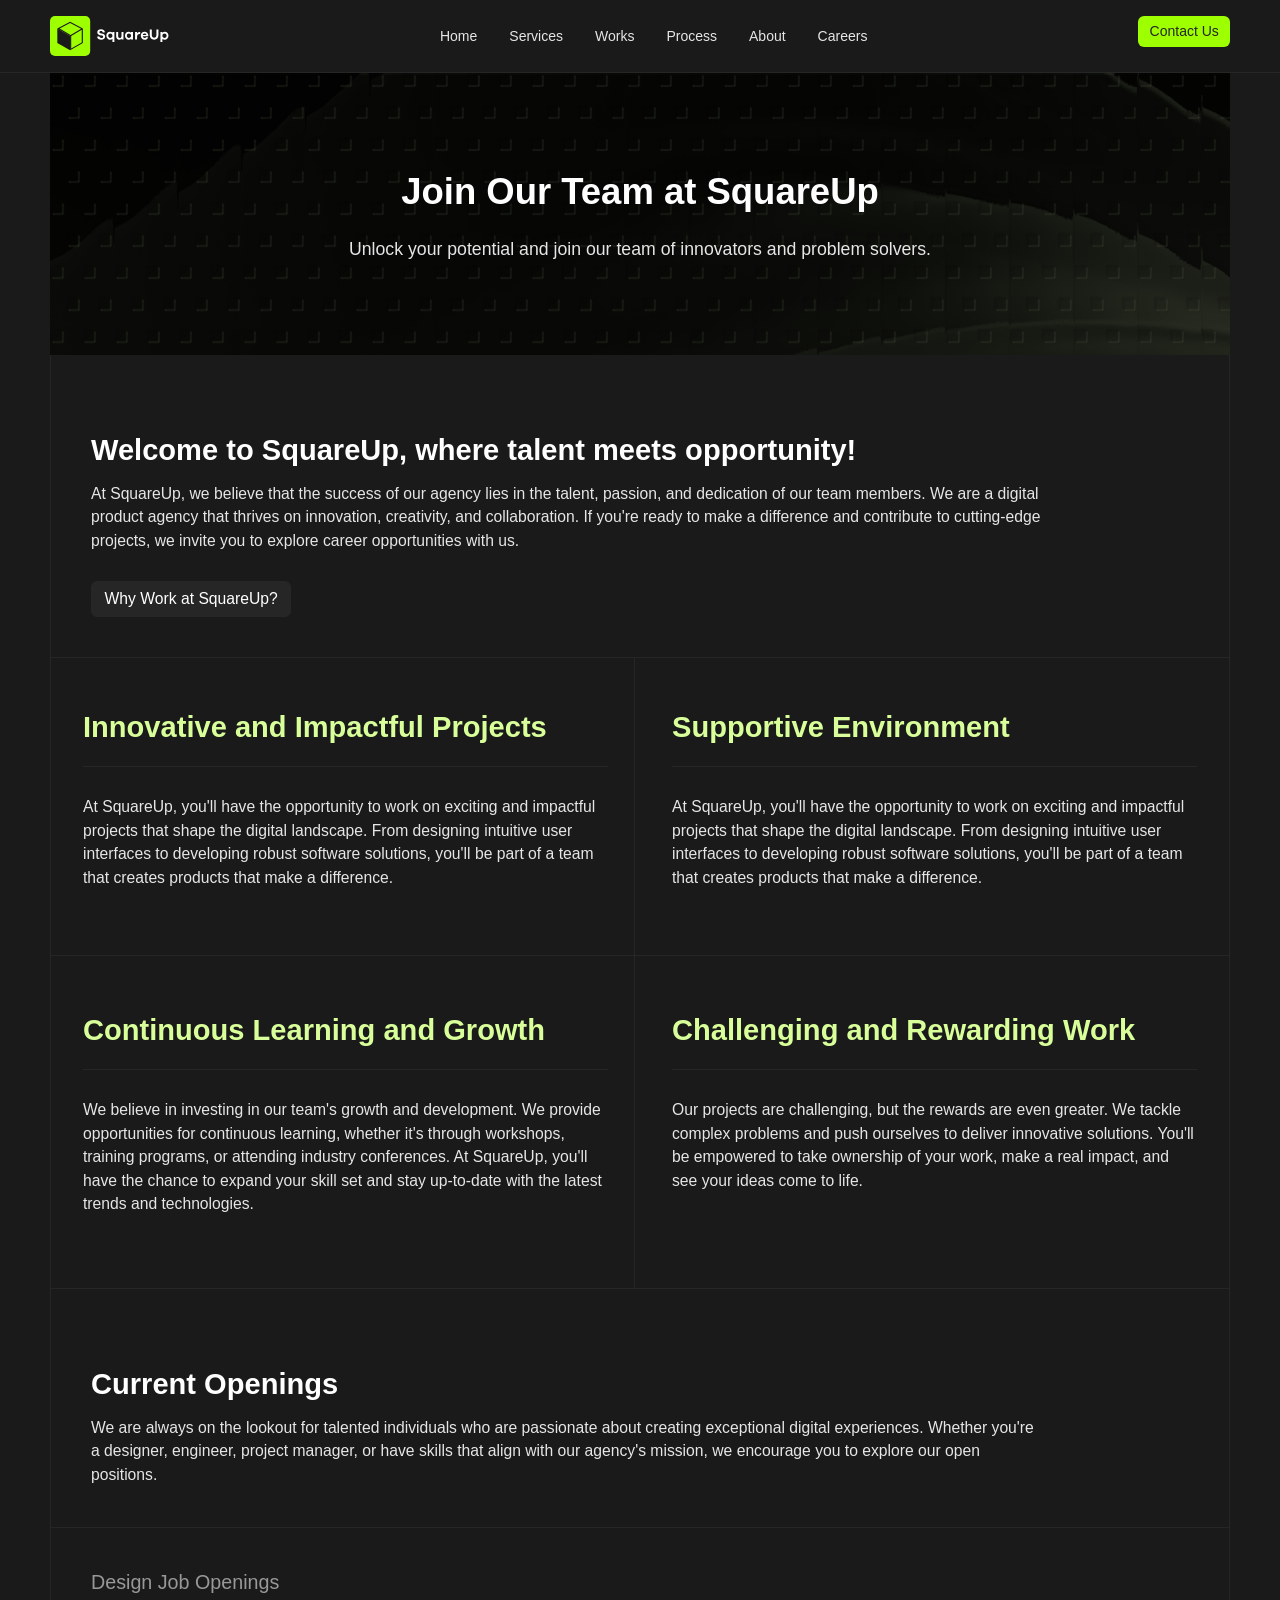
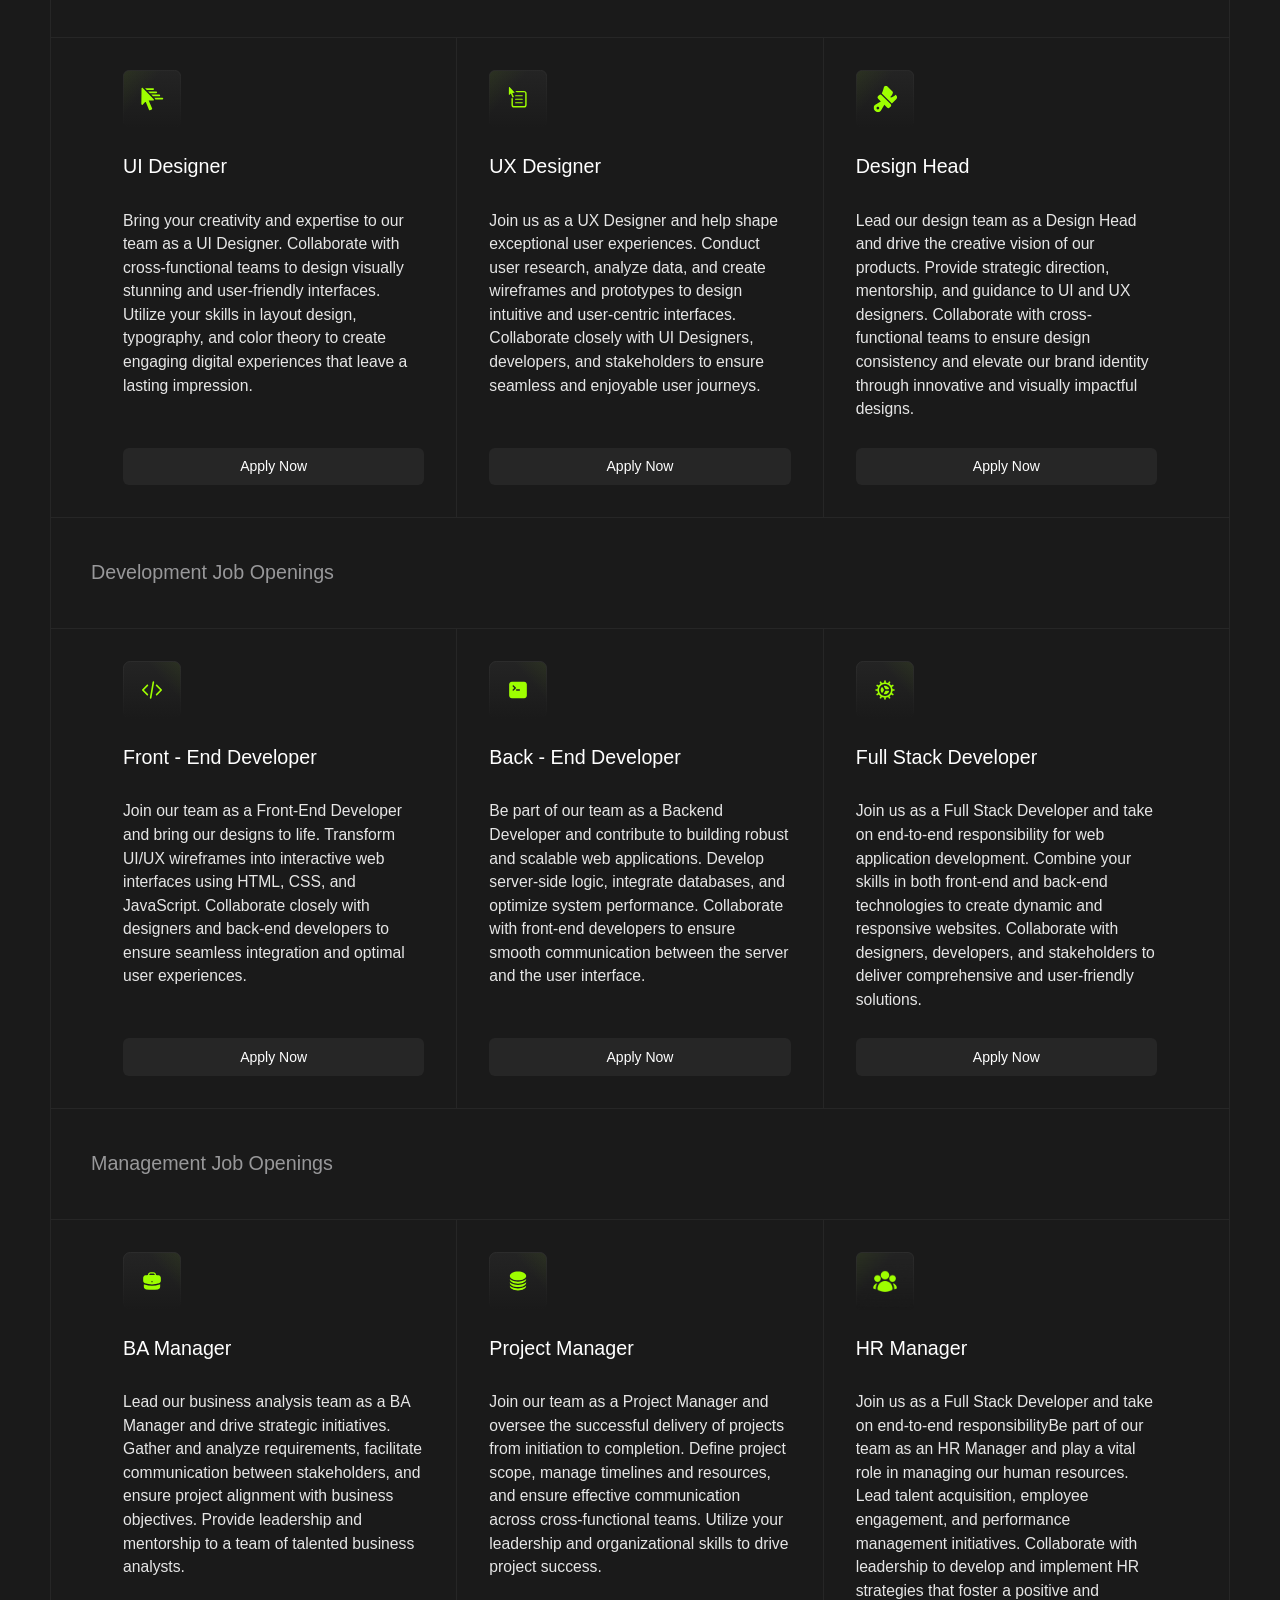
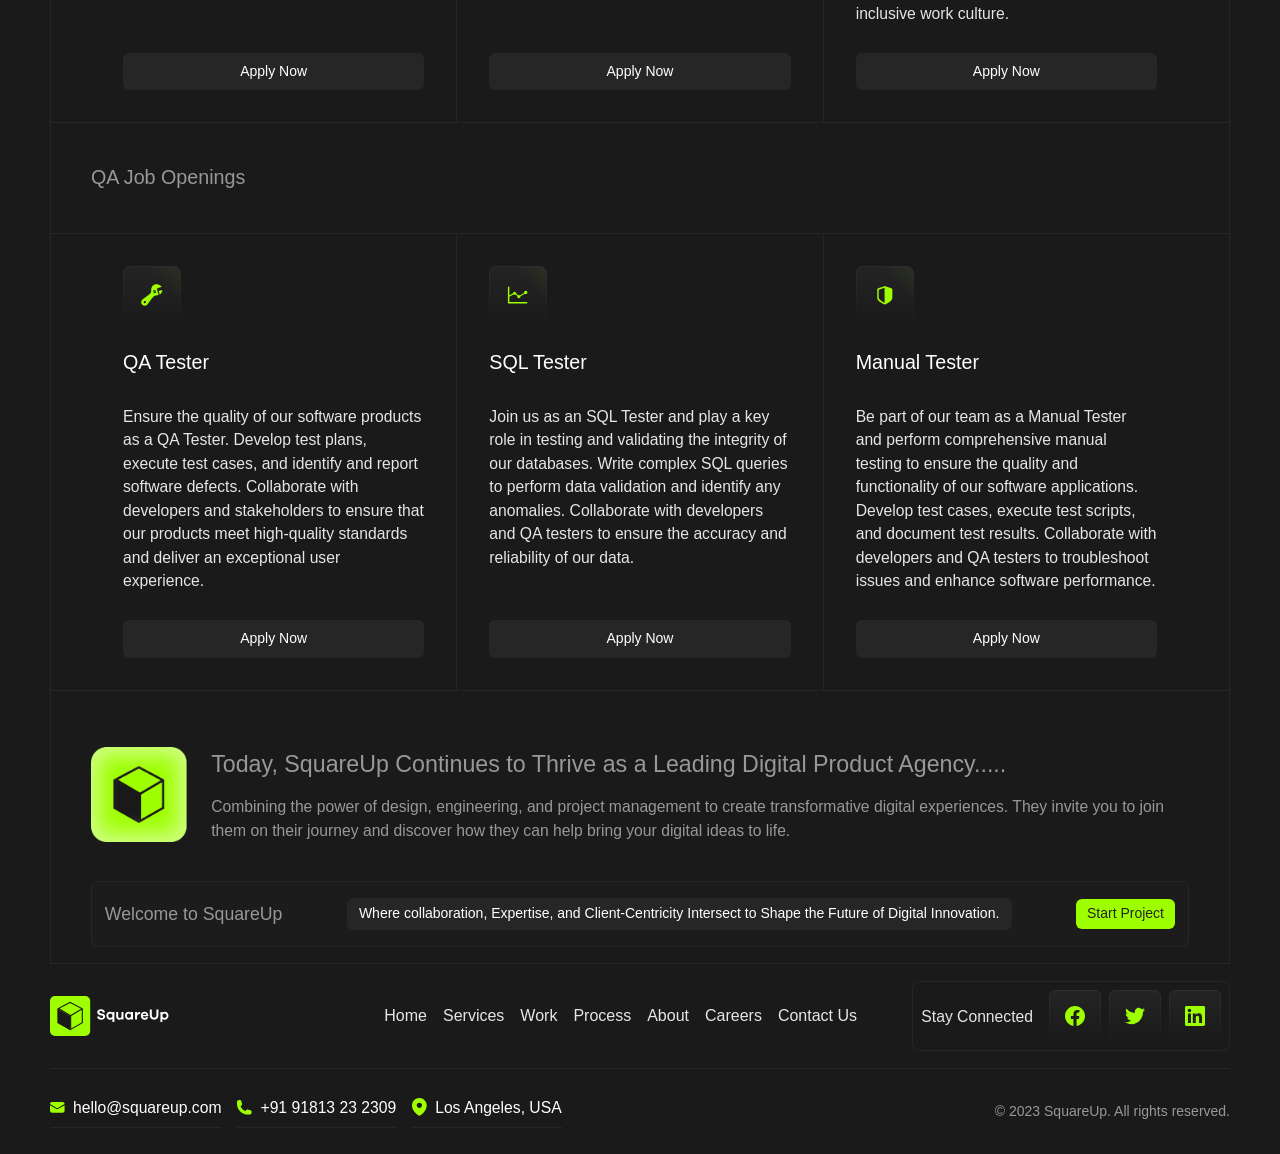
<file: careers.html>
<!DOCTYPE html>
<html lang="en">

<head>
    <meta charset="UTF-8">
    <meta name="viewport" content="width=device-width, initial-scale=1.0">
    <link rel="stylesheet" href="./css/pages/careers.css">
    <title>Work With Us</title>
</head>

<body>
    <header class="bb">
        <nav class="container">
            <div class="logo">
                <img src="assets/icons/Logo.svg" alt="">
            </div>

            <!-- Desktop links: always visible on wide screens, hidden on mobile via CSS -->

            <ul class="desktop-links">
                <li><a class="pg-grey" href="index.html">Home</a></li>

                <li><a class="pg-grey" href="services.html">Services</a></li>

                <li><a class="pg-grey" href="works.html">Works</a></li>

                <li><a class="pg-grey" href="process.html">Process</a></li>

                <li><a class="pg-grey" href="about.html">About</a></li>

                <li><a class="pg-grey" href="careers.html">Careers</a></li>
            </ul>

            <ul>
                <li><a class="primary-btn contact" href="contact.html">Contact Us</a></li>
            </ul>

            <!-- Hamburger: only visible on mobile -->
            <button class="hamburger" aria-label="Open menu" aria-expanded="false">
                <img src="assets/icons/hamburger.svg" alt="square up logo.">
            </button>
        </nav>

        <!-- Mobile drawer: full panel that overlays everything, including the nav bar -->
        <div class="mobile-menu pad-in-mob" role="dialog" aria-label="Navigation menu">

            <!-- Drawer header: logo on left, close button on right -->
            <div class="mobile-menu-header">
                <div class="logo">
                    <img src="assets/icons/Logo.svg" alt="">
                </div>
                <button class="close-btn" aria-label="Close menu">×</button>
            </div>

            <!-- Links inside the drawer -->
            <ul class="mobile-links">
                <li><a class="pg-grey" href="index.html">Home &RightArrowBar;</a></li>
                <li><a class="pg-grey" href="services.html">Services &RightArrowBar;</a></li>
                <li><a class="pg-grey" href="works.html">Works &RightArrowBar;</a></li>
                <li><a class="pg-grey" href="process.html">Process &RightArrowBar;</a></li>
                <li><a class="pg-grey" href="about.html">About &RightArrowBar;</a></li>
                <li><a class="pg-grey" href="careers.html">Careers &RightArrowBar;</a></li>
            </ul>

        </div>
    </header>

    <main>

        <section class="careers-hero container">
            <div class="careers-banner banner">
                <h2>Join Our Team at SquareUp</h2>
                <p class="pg-18 pg-grey">Unlock your potential and join our team of innovators and problem solvers.</p>
            </div>
        </section>

        <div class="bod-border container">
            <div class="header-box content-border in-pad bb">
                <h3>Welcome to SquareUp, where talent meets opportunity!</h3>
                <p class="pg-16 pg-grey">At SquareUp, we believe that the success of our agency lies in the talent,
                    passion, and dedication of our team members.
                    We are a digital product agency that thrives on innovation, creativity, and collaboration. If you're
                    ready to make a
                    difference and contribute to cutting-edge projects, we invite you to explore career opportunities
                    with us.</p>
                <p class="pg-16 pg-white text-chip">Why Work at SquareUp?</p>
            </div>

            <section class="careers">
                <div class="careers-boxes bb">
                    <div class="careers-box content-border in-pad">
                        <h3>Innovative and Impactful Projects</h3>
                        <p class="pg-16 pg-grey">At SquareUp, you'll have the opportunity to work on exciting and
                            impactful projects that shape the digital landscape.
                            From designing intuitive user interfaces to developing robust software solutions, you'll be
                            part of a team that creates
                            products that make a difference.</p>
                    </div>

                    <div class="careers-box content-border in-pad">
                        <h3>Supportive Environment</h3>
                        <p class="pg-16 pg-grey">At SquareUp, you'll have the opportunity to work on exciting and
                            impactful projects that shape the digital landscape.
                            From designing intuitive user interfaces to developing robust software solutions, you'll be
                            part of a team that creates
                            products that make a difference.</p>
                    </div>

                    <div class="careers-box content-border in-pad">
                        <h3>Continuous Learning and Growth</h3>
                        <p class="pg-16 pg-grey">We believe in investing in our team's growth and development. We
                            provide opportunities for continuous learning, whether
                            it's through workshops, training programs, or attending industry conferences. At SquareUp,
                            you'll have the chance to
                            expand your skill set and stay up-to-date with the latest trends and technologies.</p>
                    </div>

                    <div class="careers-box content-border in-pad">
                        <h3>Challenging and Rewarding Work</h3>
                        <p class="pg-16 pg-grey">Our projects are challenging, but the rewards are even greater. We
                            tackle complex problems and push ourselves to deliver
                            innovative solutions. You'll be empowered to take ownership of your work, make a real
                            impact, and see your ideas come to
                            life.</p>
                    </div>
                </div>
            </section>

            <div class="header-box content-border in-pad bb">
                <h3>Current Openings</h3>
                <p class="pg-16 pg-grey">We are always on the lookout for talented individuals who are passionate about
                    creating exceptional digital experiences.
                    Whether you're a designer, engineer, project manager, or have skills that align with our agency's
                    mission, we encourage
                    you to explore our open positions.</p>
            </div>

            <section class="current-opening">
                <div class="current-opening-header bb content-border in-pad">
                    <p class="pg-20 c-tx-60">Design Job Openings</p>
                </div>

                <div class="current-opening-boxes content-border in-pad bb">
                    <div class="current-opening-box">
                        <img class="icon" src="./assets/icons/ui-designer-icon.svg" alt="">
                        <p class="pg-20 pg-white">UI Designer</p>
                        <p class="pg-16 pg-grey">Bring your creativity and expertise to our team as a UI Designer.
                            Collaborate with cross-functional teams to design
                            visually stunning and user-friendly interfaces. Utilize your skills in layout design,
                            typography, and color theory to
                            create engaging digital experiences that leave a lasting impression.</p>
                        <a href="" class="secondary-btn pg-white">Apply Now</a>
                    </div>

                    <div class="current-opening-box">
                        <img class="icon" src="./assets/icons/ux-designer-icon.svg" alt="">
                        <p class="pg-20 pg-white">UX Designer</p>
                        <p class="pg-16 pg-grey">Join us as a UX Designer and help shape exceptional user
                            experiences.
                            Conduct user research, analyze data, and create
                            wireframes and prototypes to design intuitive and user-centric interfaces. Collaborate
                            closely with UI Designers,
                            developers, and stakeholders to ensure seamless and enjoyable user journeys.</p>
                        <a href="" class="secondary-btn pg-white">Apply Now</a>
                    </div>

                    <div class="current-opening-box">
                        <img class="icon" src="./assets/icons/design-head-icon.svg" alt="">
                        <p class="pg-20 pg-white">Design Head</p>
                        <p class="pg-16 pg-grey">Lead our design team as a Design Head and drive the creative vision of
                            our products. Provide strategic direction,
                            mentorship, and guidance to UI and UX designers. Collaborate with cross-functional teams to
                            ensure design consistency
                            and elevate our brand identity through innovative and visually impactful designs.</p>
                        <a href="" class="secondary-btn pg-white">Apply Now</a>
                    </div>
                </div>

                <div class="current-opening-header bb content-border in-pad">
                    <p class="pg-20 c-tx-60">Development Job Openings</p>
                </div>

                <div class="current-opening-boxes content-border in-pad bb">
                    <div class="current-opening-box">
                        <img class="icon" src="./assets/icons/frontend-icon.svg" alt="">
                        <p class="pg-20 pg-white">Front - End Developer</p>
                        <p class="pg-16 pg-grey">Join our team as a Front-End Developer and bring our designs to life.
                            Transform UI/UX wireframes into interactive web interfaces using HTML, CSS, and JavaScript.
                            Collaborate closely with designers and back-end developers to ensure seamless integration
                            and optimal user experiences.</p>
                        <a href="" class="secondary-btn pg-white">Apply Now</a>
                    </div>

                    <div class="current-opening-box">
                        <img class="icon" src="./assets/icons/backend-icon.svg" alt="">
                        <p class="pg-20 pg-white">Back - End Developer</p>
                        <p class="pg-16 pg-grey">Be part of our team as a Backend Developer and contribute to building
                            robust and scalable web applications. Develop
                            server-side logic, integrate databases, and optimize system performance. Collaborate with
                            front-end developers to ensure
                            smooth communication between the server and the user interface.</p>
                        <a href="" class="secondary-btn pg-white">Apply Now</a>
                    </div>

                    <div class="current-opening-box">
                        <img class="icon" src="./assets/icons/content-management-icon.svg" alt="">
                        <p class="pg-20 pg-white">Full Stack Developer</p>
                        <p class="pg-16 pg-grey">Join us as a Full Stack Developer and take on end-to-end responsibility
                            for web application development. Combine your
                            skills in both front-end and back-end technologies to create dynamic and responsive
                            websites. Collaborate with
                            designers, developers, and stakeholders to deliver comprehensive and user-friendly
                            solutions.</p>
                        <a href="" class="secondary-btn pg-white">Apply Now</a>
                    </div>
                </div>

                <div class="current-opening-header bb content-border in-pad">
                    <p class="pg-20 c-tx-60">Management Job Openings</p>
                </div>

                <div class="current-opening-boxes content-border in-pad bb">
                    <div class="current-opening-box">
                        <img class="icon" src="./assets/icons/regular-progress-icon.svg" alt="">
                        <p class="pg-20 pg-white">BA Manager</p>
                        <p class="pg-16 pg-grey">Lead our business analysis team as a BA Manager and drive strategic
                            initiatives. Gather and analyze requirements,
                            facilitate communication between stakeholders, and ensure project alignment with business
                            objectives. Provide leadership
                            and mentorship to a team of talented business analysts.</p>
                        <a href="" class="secondary-btn pg-white">Apply Now</a>
                    </div>

                    <div class="current-opening-box">
                        <img class="icon" src="./assets/icons/scrum-icon.svg" alt="">
                        <p class="pg-20 pg-white">Project Manager</p>
                        <p class="pg-16 pg-grey">Join our team as a Project Manager and oversee the successful delivery
                            of projects from initiation to completion. Define
                            project scope, manage timelines and resources, and ensure effective communication across
                            cross-functional teams. Utilize
                            your leadership and organizational skills to drive project success.</p>
                        <a href="" class="secondary-btn pg-white">Apply Now</a>
                    </div>

                    <div class="current-opening-box">
                        <img class="icon" src="./assets/icons/hr-manager-icon.png" alt="">
                        <p class="pg-20 pg-white">HR Manager</p>
                        <p class="pg-16 pg-grey">Join us as a Full Stack Developer and take on end-to-end
                            responsibilityBe part of our team as an HR Manager and play a vital role in managing our
                            human resources. Lead talent acquisition,
                            employee engagement, and performance management initiatives. Collaborate with leadership to
                            develop and implement HR
                            strategies that foster a positive and inclusive work culture.</p>
                        <a href="" class="secondary-btn pg-white">Apply Now</a>
                    </div>
                </div>

                <div class="current-opening-header bb content-border in-pad">
                    <p class="pg-20 c-tx-60">QA Job Openings</p>
                </div>

                <div class="current-opening-boxes content-border in-pad bb">
                    <div class="current-opening-box">
                        <img class="icon" src="./assets/icons/bug-tracking-icon.svg" alt="">
                        <p class="pg-20 pg-white">QA Tester</p>
                        <p class="pg-16 pg-grey">Ensure the quality of our software products as a QA Tester. Develop
                            test plans, execute test cases, and identify and
                            report software defects. Collaborate with developers and stakeholders to ensure that our
                            products meet high-quality
                            standards and deliver an exceptional user experience.</p>
                        <a href="" class="secondary-btn pg-white">Apply Now</a>
                    </div>

                    <div class="current-opening-box">
                        <img class="icon" src="./assets/icons/performance-icon.svg" alt="">
                        <p class="pg-20 pg-white">SQL Tester</p>
                        <p class="pg-16 pg-grey">Join us as an SQL Tester and play a key role in testing and validating
                            the integrity of our databases. Write complex SQL
                            queries to perform data validation and identify any anomalies. Collaborate with developers
                            and QA testers to ensure the
                            accuracy and reliability of our data.</p>
                        <a href="" class="secondary-btn pg-white">Apply Now</a>
                    </div>

                    <div class="current-opening-box">
                        <img class="icon" src="./assets/icons/functional-icon.svg" alt="">
                        <p class="pg-20 pg-white">Manual Tester</p>
                        <p class="pg-16 pg-grey">Be part of our team as a Manual Tester and perform comprehensive manual
                            testing to ensure the quality and functionality
                            of our software applications. Develop test cases, execute test scripts, and document test
                            results. Collaborate with
                            developers and QA testers to troubleshoot issues and enhance software performance.</p>
                        <a href="" class="secondary-btn pg-white">Apply Now</a>
                    </div>
                </div>
            </section>

            <section class="secondary-cta">
                <div class="secondary-cta-box content-border  in-pad">
                    <div class="secondary-cta-info">
                        <img src="./assets/icons/Logo-box.png" alt="">
                        <div class="secondary-cta-info-content">
                            <p class="pg-24 c-tx-60">Today, SquareUp Continues to Thrive as a Leading Digital Product
                                Agency.....</p>
                            <p class="pg-16 c-tx-60">Combining the power of design, engineering, and project management
                                to
                                create transformative digital experiences. They
                                invite you to join them on their journey and discover how they can help bring your
                                digital
                                ideas to life.</p>
                        </div>
                    </div>

                    <div class="secondary-cta-link">
                        <div class="text-block-2 link-block">
                            <p class="pg-18 c-tx-60">Welcome to SquareUp</p>
                            <p class="pg-14 pg-white text-chip">Where collaboration, Expertise, and Client-Centricity
                                Intersect to Shape the Future of Digital Innovation.</p>

                            <a href="" class="primary-btn sec-link">Start Project</a>
                        </div>
                    </div>
                </div>
            </section>
        </div>
    </main>

    <footer class="container">
        <div class="footer-box">
            <div class="footer-link">
                <div class="footer-logo logo">
                    <img src="assets/icons/Logo.svg" alt="">
                </div>

                <ul class="footer-nav-links">
                    <li><a class="pg-grey" href="index.html">Home</a></li>

                    <li><a class="pg-grey" href="services.html">Services</a></li>

                    <li><a class="pg-grey" href="work.html">Work</a></li>

                    <li><a class="pg-grey" href="process.html">Process</a></li>

                    <li><a class="pg-grey" href="about.html">About</a></li>

                    <li><a class="pg-grey" href="careers.html">Careers</a></li>

                    <li><a class="pg-grey" href="contact.html">Contact Us</a></li>
                </ul>

                <div class="footer-social">
                    <p class="pg-16 pg-grey">Stay Connected</p>

                    <div class="socials">
                        <img src="./assets/icons/facebook-logo.svg" alt="Facebook logo.">
                        <img src="./assets/icons/twitter-logo.svg" alt="Twitter logo.">
                        <img src="./assets/icons/linkedin-logo.svg" alt="Linkedin logo.">
                    </div>
                </div>
            </div>

            <div class="footer-links">
                <div class="links">
                    <ul>
                        <li>
                            <img src="./assets/icons/mail-icon.svg" alt="">
                            hello@squareup.com
                        </li>

                        <li>
                            <img src="./assets/icons/phone-icon.svg" alt="">
                            +91 91813 23 2309
                        </li>

                        <li>
                            <img src="./assets/icons/location-icon.svg" alt="">
                            Los Angeles, USA
                        </li>
                    </ul>
                </div>

                <div class="attribution">
                    <p class="pg-14 c-tx-60">© 2023 SquareUp. All rights reserved.</p>
                </div>
            </div>
        </div>
    </footer>

    <script type="module" src="./js/pages/careers.js"></script>
</body>

</html>
</file>
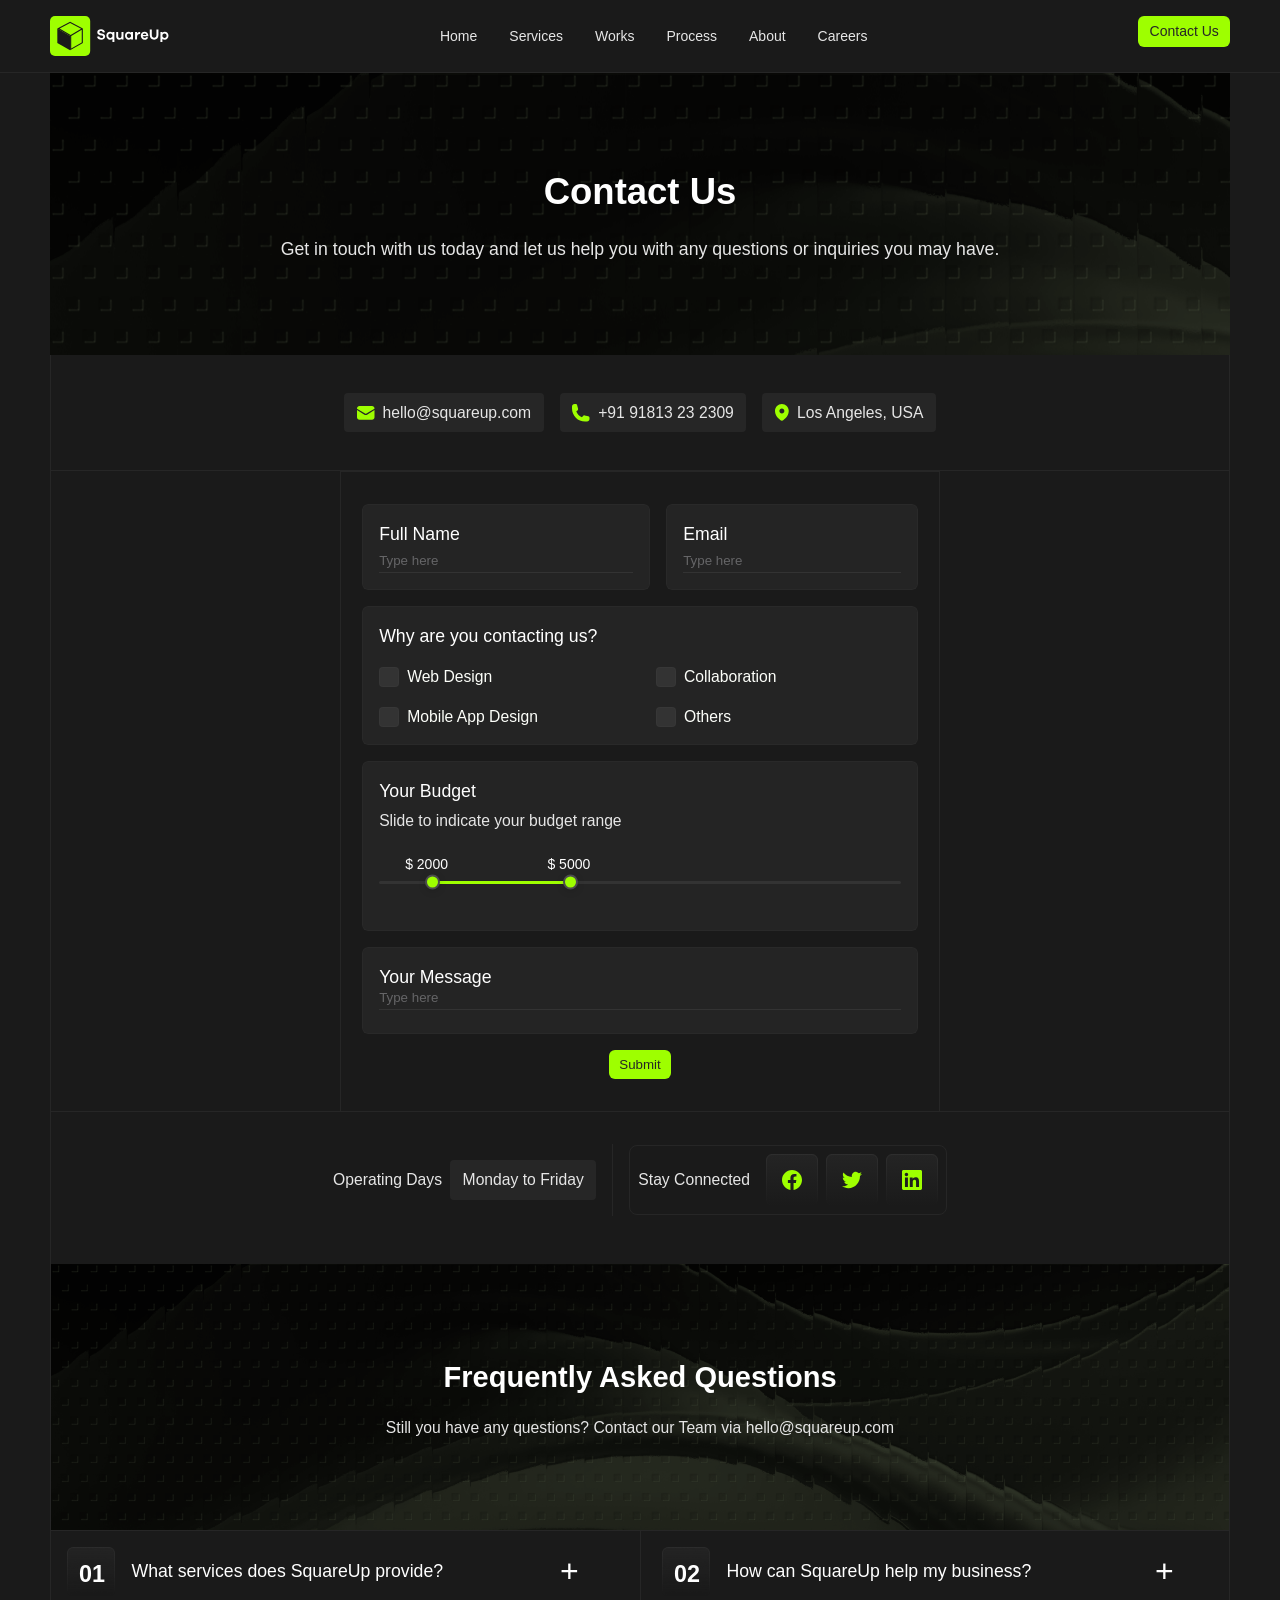
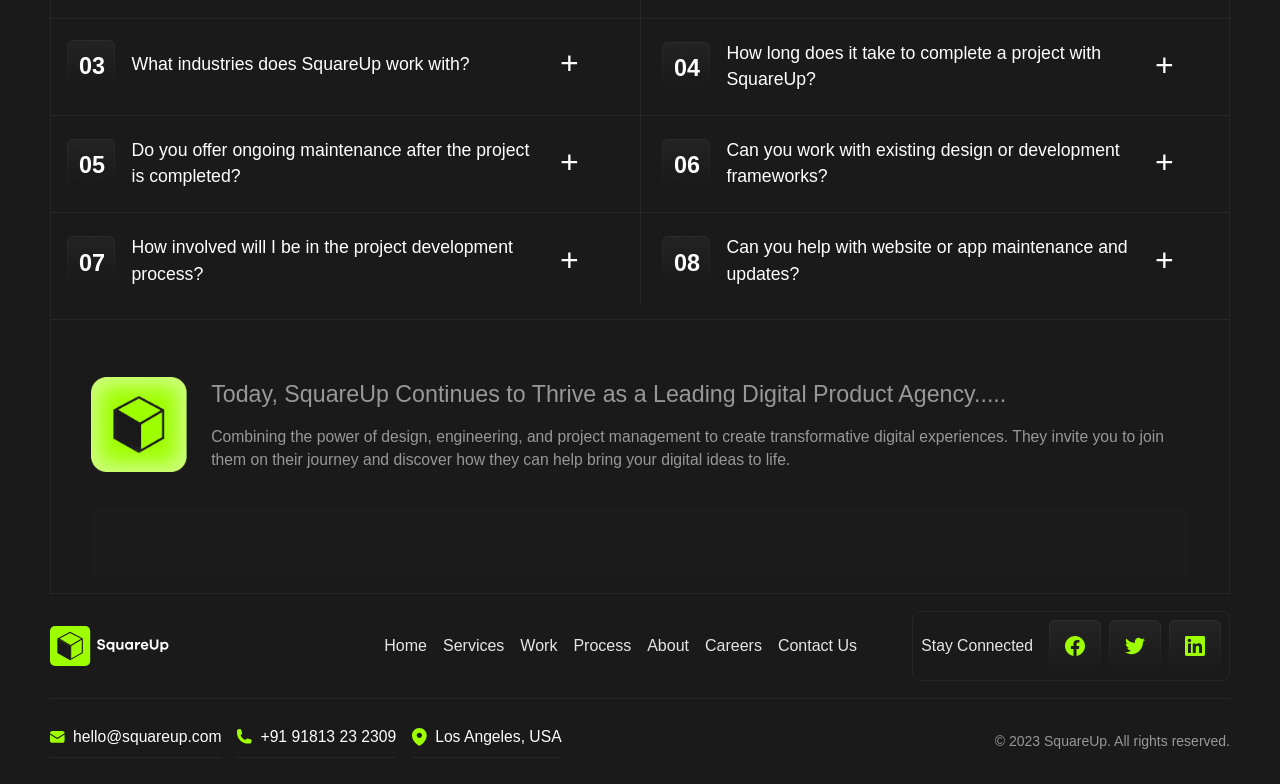
<file: contact.html>
<!DOCTYPE html>
<html lang="en">

<head>
    <meta charset="UTF-8">
    <meta name="viewport" content="width=device-width, initial-scale=1.0">
    <link rel="stylesheet" href="./css/pages/contact.css">
    <title>Contact Us</title>
</head>

<body>
    <header class="bb">
        <nav class="container">
            <div class="logo">
                <img src="assets/icons/Logo.svg" alt="">
            </div>

            <!-- Desktop links: always visible on wide screens, hidden on mobile via CSS -->

            <ul class="desktop-links">
                <li><a class="pg-grey" href="index.html">Home</a></li>

                <li><a class="pg-grey" href="services.html">Services</a></li>

                <li><a class="pg-grey" href="works.html">Works</a></li>

                <li><a class="pg-grey" href="process.html">Process</a></li>

                <li><a class="pg-grey" href="about.html">About</a></li>

                <li><a class="pg-grey" href="careers.html">Careers</a></li>
            </ul>

            <ul>
                <li><a class="primary-btn contact" href="contact.html">Contact Us</a></li>
            </ul>

            <!-- Hamburger: only visible on mobile -->
            <button class="hamburger" aria-label="Open menu" aria-expanded="false">
                <img src="assets/icons/hamburger.svg" alt="square up logo.">
            </button>
        </nav>

        <!-- Mobile drawer: full panel that overlays everything, including the nav bar -->
        <div class="mobile-menu pad-in-mob" role="dialog" aria-label="Navigation menu">

            <!-- Drawer header: logo on left, close button on right -->
            <div class="mobile-menu-header">
                <div class="logo">
                    <img src="assets/icons/Logo.svg" alt="">
                </div>
                <button class="close-btn" aria-label="Close menu">×</button>
            </div>

            <!-- Links inside the drawer -->
            <ul class="mobile-links">
                <li><a class="pg-grey" href="index.html">Home &RightArrowBar;</a></li>
                <li><a class="pg-grey" href="services.html">Services &RightArrowBar;</a></li>
                <li><a class="pg-grey" href="works.html">Works &RightArrowBar;</a></li>
                <li><a class="pg-grey" href="process.html">Process &RightArrowBar;</a></li>
                <li><a class="pg-grey" href="about.html">About &RightArrowBar;</a></li>
                <li><a class="pg-grey" href="careers.html">Careers &RightArrowBar;</a></li>
            </ul>

        </div>
    </header>

    <main>
        <section class="contact-hero container">
            <div class="contact-banner banner">
                <h2>Contact Us</h2>
                <p class="pg-18 pg-grey">Get in touch with us today and let us help you with any questions or inquiries
                    you may have.</p>
            </div>
        </section>

        <div class="bod-border container">
            <div class="form-social content-border bb">
                <div class="form-social-links">
                    <ul>
                        <li>
                            <img src="./assets/icons/mail-icon.svg" alt="">
                            hello@squareup.com
                        </li>

                        <li>
                            <img src="./assets/icons/phone-icon.svg" alt="">
                            +91 91813 23 2309
                        </li>

                        <li>
                            <img src="./assets/icons/location-icon.svg" alt="">
                            Los Angeles, USA
                        </li>
                    </ul>
                </div>
            </div>

            <section class="contact-form">
                <form class="content-border" action="">
                    <div class="form-box">
                        <div class="name-x-email">
                            <fieldset>
                                <label for="name">Full Name</label>
                                <input type="text" id="name" name="name" required placeholder="Type here">
                            </fieldset>

                            <fieldset>
                                <label for="email">Email</label>
                                <input type="email" id="email" name="email" required placeholder="Type here">
                            </fieldset>
                        </div>

                        <fieldset class="form-check">
                            <p class="contact-text pg-18 pg-white">Why are you contacting us?</p>

                            <div class="check-boxes">
                                <div class="check-box">
                                    <input type="checkbox" name="web-design" id="web-design" value="web-design">
                                    <label for="web-design">Web Design</label>
                                </div>

                                <div class="check-box">
                                    <input type="checkbox" name="collaboration" id="collaboration"
                                        value="collaboration">
                                    <label for="collaboration">Collaboration</label>
                                </div>

                                <div class="check-box">
                                    <input type="checkbox" name="mobile-app-design" id="mobile-app-design"
                                        value="mobile-app-design">
                                    <label for="mobile-app-design">Mobile App Design</label>
                                </div>


                                <div class="check-box">
                                    <input type="checkbox" name="others" id="others" value="others">
                                    <label for="others">Others</label>
                                </div>
                            </div>

                        </fieldset>

                        <fieldset>
                            <p class="pg-18 pg-white">Your Budget</p>
                            <p class="range-txt">Slide to indicate your budget range</p>

                            <div class="range-slider">
                                <span class="slider-track"></span>

                                <input type="range" name="min_val" class="min-val" min="1000" max="12000" value="2000">

                                <input type="range" name="max_val" class="max-val" min="1000" max="12000" value="5000">

                                <div class="tooltip min-tooltip"></div>
                                <div class="tooltip max-tooltip"></div>
                            </div>
                        </fieldset>

                        <fieldset>
                            <label for="message">Your Message</label>
                            <textarea id="message" name="message" rows="1" required placeholder="Type here"></textarea>
                        </fieldset>

                    </div>

                    <button type="submit" class="primary-btn">Submit</button>
                </form>
            </section>

            <div class="form-bottom content-border">
                <div class="bottom-box">
                    <div class="form-bottom-1">
                        <p class="pg-16 pg-grey">Operating Days</p>
                        <p class="form-bottom-txt">Monday to Friday</p>
                    </div>
                </div>


                <div class="footer-social">
                    <p class="pg-16 pg-grey">Stay Connected</p>

                    <div class="socials">
                        <img src="./assets/icons/facebook-logo.svg" alt="Facebook logo.">
                        <img src="./assets/icons/twitter-logo.svg" alt="Twitter logo.">
                        <img src="./assets/icons/linkedin-logo.svg" alt="Linkedin logo.">
                    </div>
                </div>
            </div>

            <section class="faq">
                <div class="faq-banner banner">
                    <h3>Frequently Asked Questions</h3>
                    <p class="pg-16 pg-grey">Still you have any questions? Contact our Team via hello@squareup.com</p>
                </div>

                <div class="faqs content-border">
                    <!-- box 1 -->
                    <div class="faq-box">
                        <details>
                            <summary>
                                <div class="faq-number">
                                    <img src="./assets/icons/number-bg.png" alt="">
                                    <h4>01</h4>
                                </div>

                                <span class="pg-18 pg-white question">
                                    What services does SquareUp provide?
                                </span>

                                <span class="icon"></span>
                            </summary>
                            <div class="pg-16 pg-grey answer">
                                SquareUp offers a range of services including design, engineering, and project
                                management. We specialize in
                                user experience design, web development, mobile app development, custom software
                                development, branding and
                                identity, and more.
                            </div>
                        </details>
                    </div>

                    <!-- box 2 -->
                    <div class="faq-box">
                        <details>
                            <summary>
                                <div class="faq-number">
                                    <img src="./assets/icons/number-bg.png" alt="">
                                    <h4>02</h4>
                                </div>

                                <span class="pg-18 pg-white question">
                                    How can SquareUp help my business?
                                </span>

                                <span class="icon"></span>
                            </summary>
                            <div class="pg-16 pg-grey answer">
                                SquareUp helps businesses grow by delivering tailored digital solutions that improve
                                efficiency, enhance
                                user experience, and strengthen brand presence. We combine strategy, design, and
                                development to create
                                products that solve real problems, streamline operations, and drive measurable results
                                across web and mobile
                                platforms.
                            </div>
                        </details>
                    </div>

                    <!-- box 3 -->
                    <div class="faq-box">
                        <details>
                            <summary>
                                <div class="faq-number">
                                    <img src="./assets/icons/number-bg.png" alt="">
                                    <h4>03</h4>
                                </div>

                                <span class="pg-18 pg-white question">
                                    What industries does SquareUp work with?
                                </span>

                                <span class="icon"></span>
                            </summary>
                            <div class="pg-16 pg-grey answer">
                                SquareUp works with a diverse range of industries including technology, healthcare,
                                finance, e-commerce,
                                education, and more. Our adaptable approach allows us to understand unique business
                                needs and deliver
                                customized solutions that align with industry standards, user expectations, and evolving
                                market trends.
                            </div>
                        </details>
                    </div>

                    <!-- box 4 -->
                    <div class="faq-box">
                        <details>
                            <summary>
                                <div class="faq-number">
                                    <img src="./assets/icons/number-bg.png" alt="">
                                    <h4>04</h4>
                                </div>

                                <span class="pg-18 pg-white question">
                                    How long does it take to complete a project with SquareUp?
                                </span>

                                <span class="icon"></span>
                            </summary>
                            <div class="pg-16 pg-grey answer">
                                Project timelines vary depending on scope, complexity, and specific requirements. On
                                average, most projects
                                take a few weeks to several months to complete. We follow a structured process with
                                clear milestones,
                                ensuring transparency, timely delivery, and consistent communication throughout the
                                entire development
                                cycle.
                            </div>
                        </details>
                    </div>

                    <!-- box 5 -->
                    <div class="faq-box hidden-faq">
                        <details>
                            <summary>
                                <div class="faq-number">
                                    <img src="./assets/icons/number-bg.png" alt="">
                                    <h4>05</h4>
                                </div>

                                <span class="pg-18 pg-white question">
                                    Do you offer ongoing maintenance after the project is completed?
                                </span>

                                <span class="icon"></span>
                            </summary>
                            <div class="pg-16 pg-grey answer">
                                Yes, SquareUp provides ongoing support and maintenance to ensure your product continues
                                to perform
                                optimally. Our services include updates, performance monitoring, bug fixes, and feature
                                enhancements,
                                helping your business stay current, secure, and competitive after the initial launch.
                            </div>
                        </details>
                    </div>

                    <!-- box 6 -->
                    <div class="faq-box hidden-faq">
                        <details>
                            <summary>
                                <div class="faq-number">
                                    <img src="./assets/icons/number-bg.png" alt="">
                                    <h4>06</h4>
                                </div>

                                <span class="pg-18 pg-white question">
                                    Can you work with existing design or development frameworks?
                                </span>

                                <span class="icon"></span>
                            </summary>
                            <div class="pg-16 pg-grey answer">
                                Yes, we can work with existing design systems and development frameworks. Our team is
                                experienced in
                                integrating with and improving current setups, ensuring consistency, scalability, and
                                performance while
                                aligning with your existing tools, technologies, and project requirements.
                            </div>
                        </details>
                    </div>

                    <!-- box 7 -->
                    <div class="faq-box hidden-faq">
                        <details>
                            <summary>
                                <div class="faq-number">
                                    <img src="./assets/icons/number-bg.png" alt="">
                                    <h4>07</h4>
                                </div>

                                <span class="pg-18 pg-white question">
                                    How involved will I be in the project development process?
                                </span>

                                <span class="icon"></span>
                            </summary>
                            <div class="pg-16 pg-grey answer">
                                You will be actively involved throughout the entire development process. We maintain
                                regular communication
                                through updates, feedback sessions, and milestone reviews, ensuring your vision is
                                accurately implemented
                                while allowing flexibility for adjustments as the project progresses.
                            </div>
                        </details>
                    </div>

                    <!-- box 8 -->
                    <div class="faq-box hidden-faq">
                        <details>
                            <summary>
                                <div class="faq-number">
                                    <img src="./assets/icons/number-bg.png" alt="">
                                    <h4>08</h4>
                                </div>

                                <span class="pg-18 pg-white question">
                                    Can you help with website or app maintenance and updates?
                                </span>

                                <span class="icon"></span>
                            </summary>
                            <div class="pg-16 pg-grey answer">
                                Yes, we offer maintenance and update services for both websites and applications. This
                                includes performance
                                optimization, security updates, content changes, and feature improvements, ensuring your
                                digital product
                                remains reliable, up-to-date, and aligned with your business goals.
                            </div>
                        </details>
                    </div>
                </div>

            </section>

            <section class="secondary-cta bt">
                <div class="secondary-cta-box content-border  in-pad">
                    <div class="secondary-cta-info">
                        <img src="./assets/icons/Logo-box.png" alt="">
                        <div class="secondary-cta-info-content">
                            <p class="pg-24 c-tx-60">Today, SquareUp Continues to Thrive as a Leading Digital Product
                                Agency.....</p>
                            <p class="pg-16 c-tx-60">Combining the power of design, engineering, and project management
                                to
                                create transformative digital experiences. They
                                invite you to join them on their journey and discover how they can help bring your
                                digital
                                ideas to life.</p>
                        </div>
                    </div>

                    <div class="secondary-cta-link">
                        <div class="text-block-2 link-block">
                            <p class="pg-18 c-tx-60">Welcome to SquareUp</p>
                            <p class="pg-14 pg-white text-chip">Where collaboration, Expertise, and Client-Centricity
                                Intersect to Shape the Future of Digital Innovation.</p>

                            <a href="" class="primary-btn sec-link">Start Project</a>
                        </div>
                    </div>
                </div>
            </section>
        </div>
    </main>

    <footer class="container">
        <div class="footer-box">
            <div class="footer-link">
                <div class="footer-logo logo">
                    <img src="assets/icons/Logo.svg" alt="">
                </div>

                <ul class="footer-nav-links">
                    <li><a class="pg-grey" href="index.html">Home</a></li>

                    <li><a class="pg-grey" href="services.html">Services</a></li>

                    <li><a class="pg-grey" href="work.html">Work</a></li>

                    <li><a class="pg-grey" href="process.html">Process</a></li>

                    <li><a class="pg-grey" href="about.html">About</a></li>

                    <li><a class="pg-grey" href="careers.html">Careers</a></li>

                    <li><a class="pg-grey" href="contact.html">Contact Us</a></li>
                </ul>

                <div class="footer-social">
                    <p class="pg-16 pg-grey">Stay Connected</p>

                    <div class="socials">
                        <img src="./assets/icons/facebook-logo.svg" alt="Facebook logo.">
                        <img src="./assets/icons/twitter-logo.svg" alt="Twitter logo.">
                        <img src="./assets/icons/linkedin-logo.svg" alt="Linkedin logo.">
                    </div>
                </div>
            </div>

            <div class="footer-links">
                <div class="links">
                    <ul>
                        <li>
                            <img src="./assets/icons/mail-icon.svg" alt="">
                            hello@squareup.com
                        </li>

                        <li>
                            <img src="./assets/icons/phone-icon.svg" alt="">
                            +91 91813 23 2309
                        </li>

                        <li>
                            <img src="./assets/icons/location-icon.svg" alt="">
                            Los Angeles, USA
                        </li>
                    </ul>
                </div>

                <div class="attribution">
                    <p class="pg-14 c-tx-60">© 2023 SquareUp. All rights reserved.</p>
                </div>
            </div>
        </div>
    </footer>

    <script type="module" src="./js/pages/contact.js"></script>
</body>

</html>
</file>
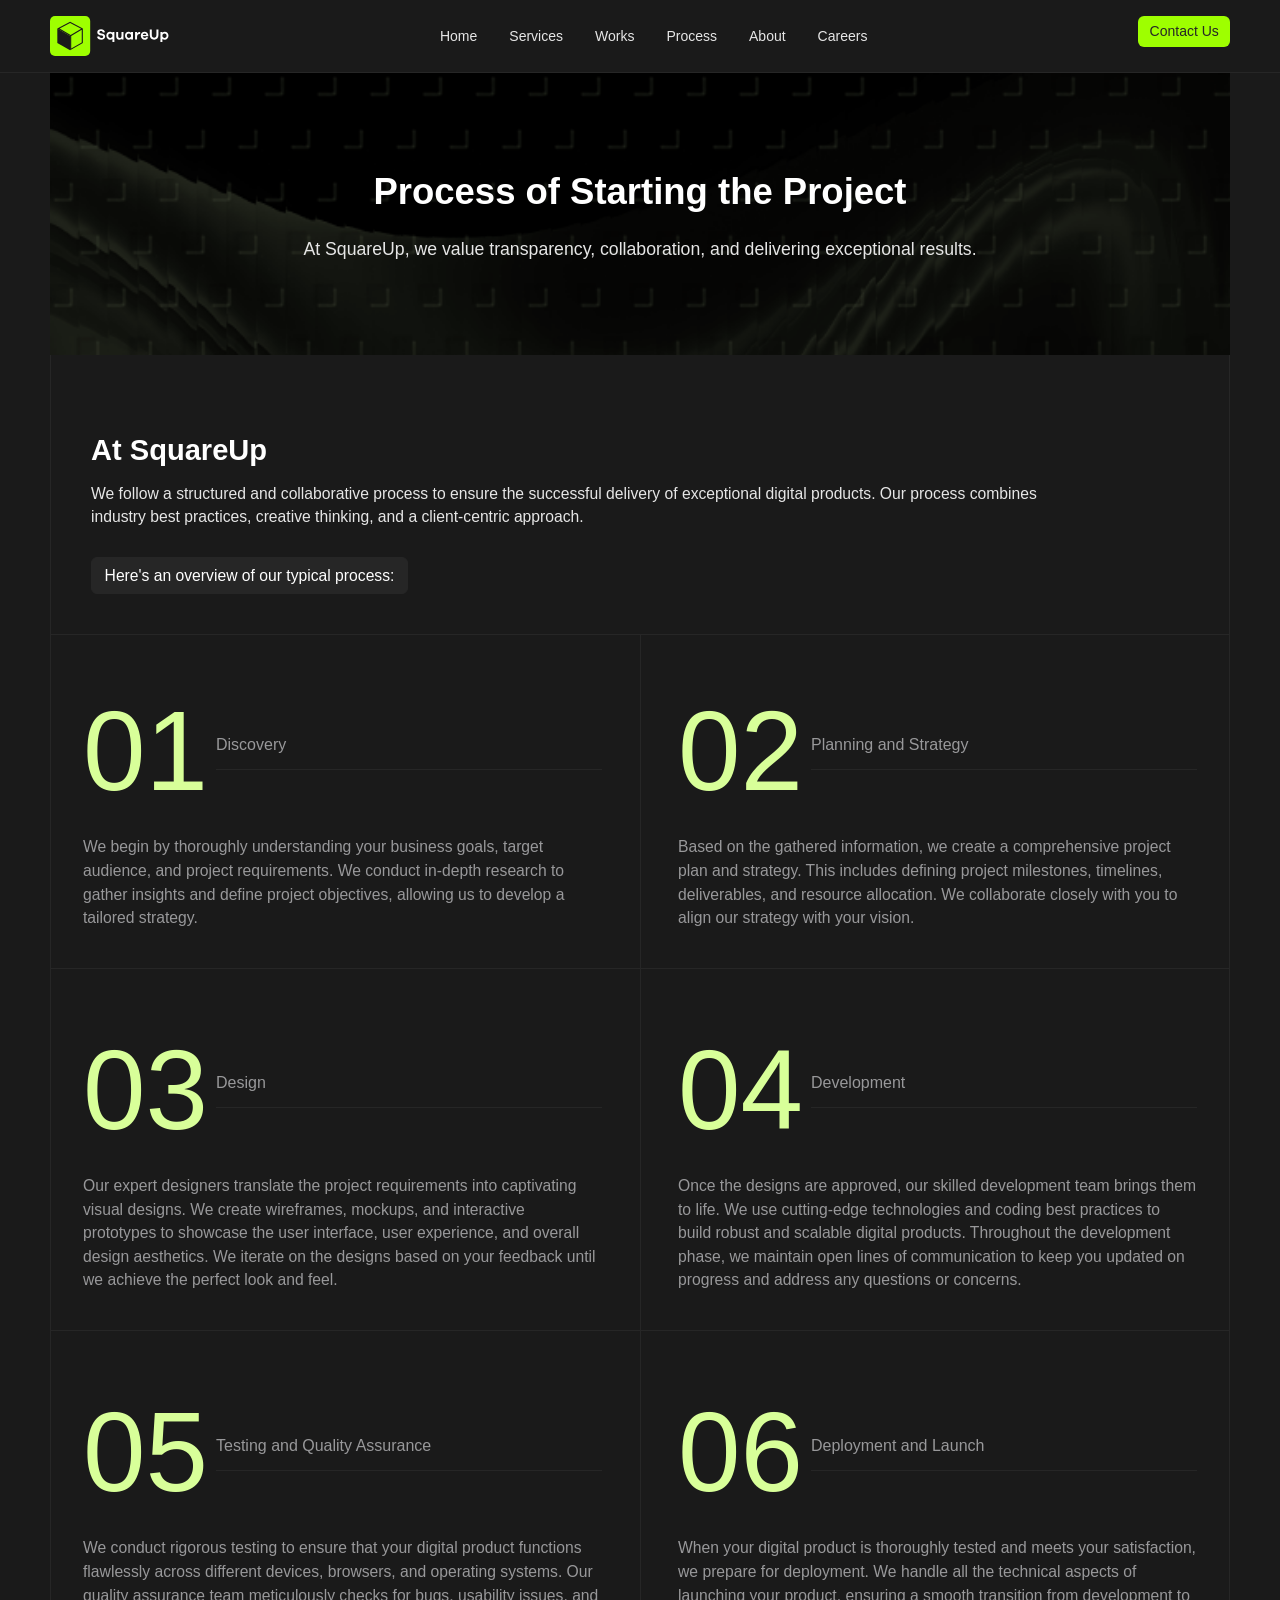
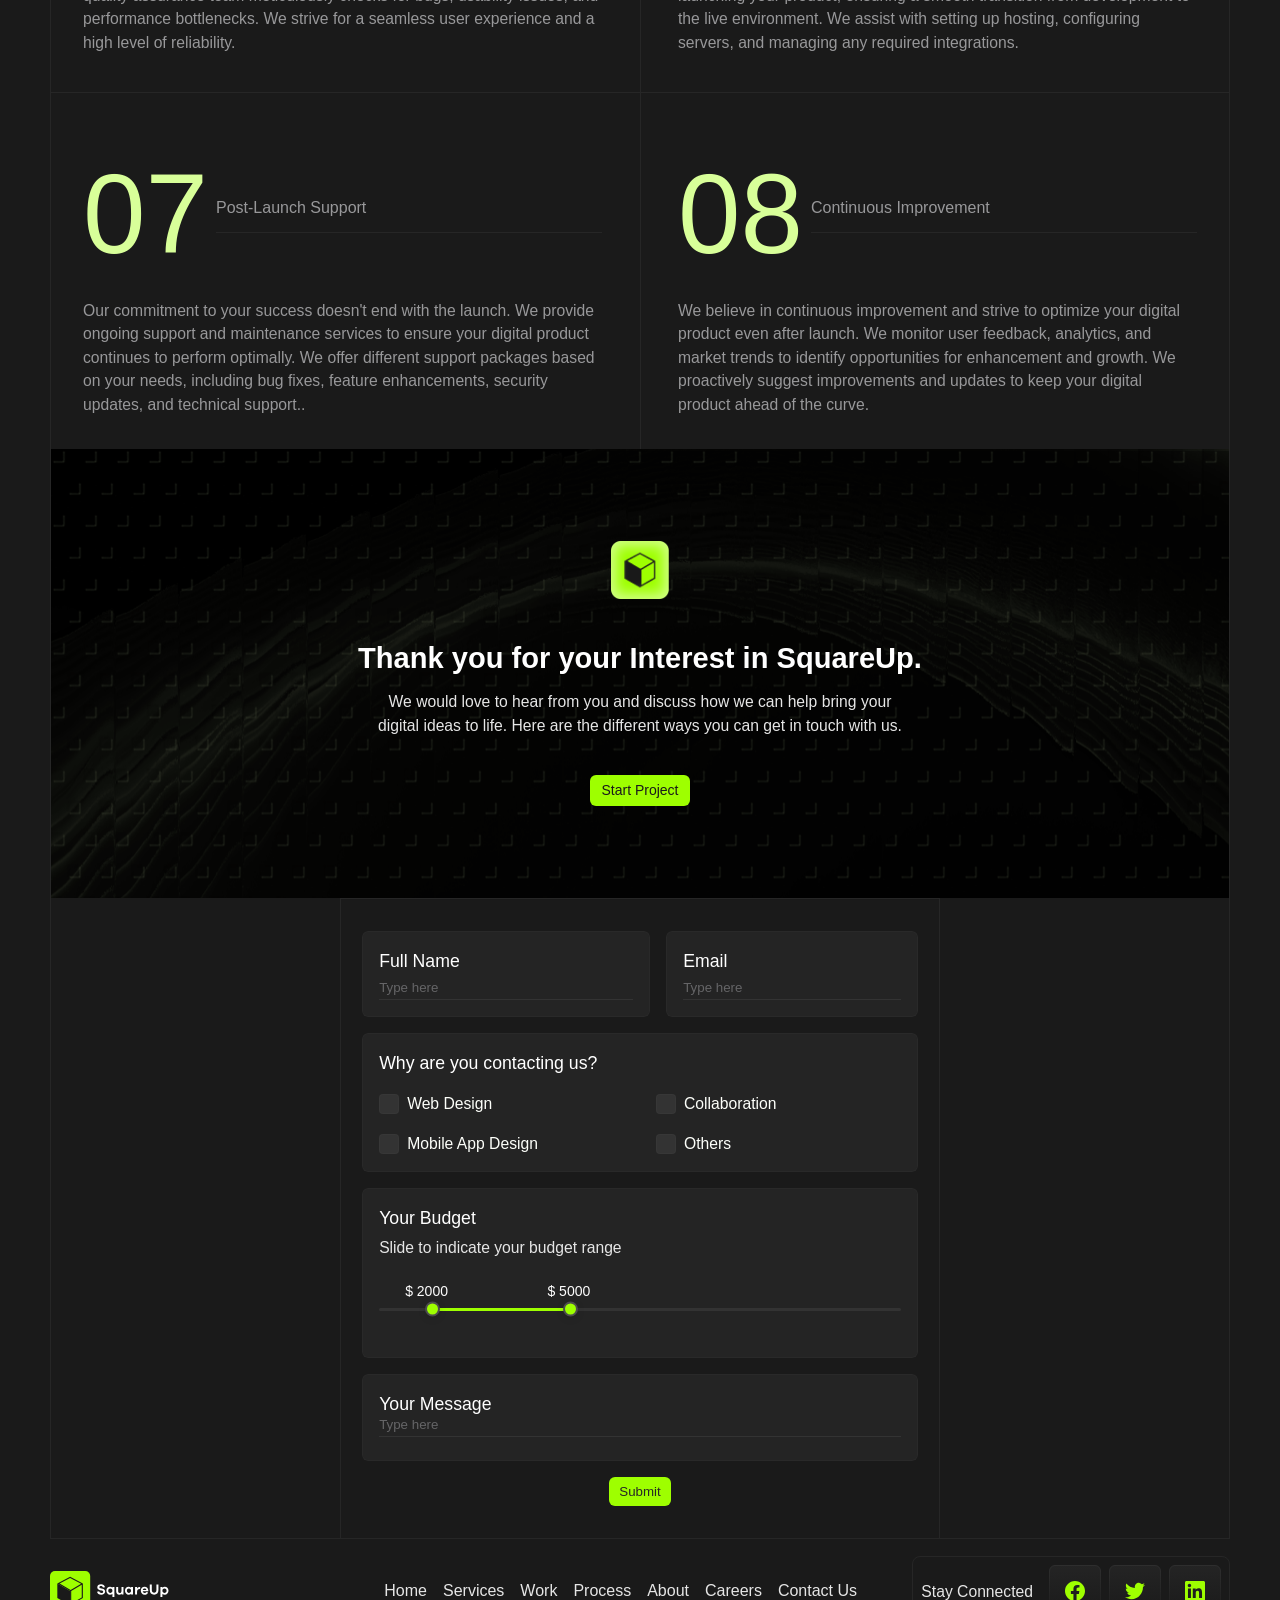
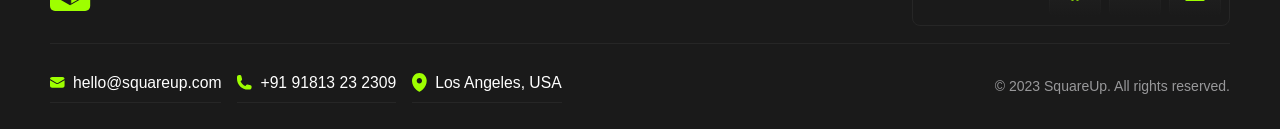
<file: process.html>
<!DOCTYPE html>
<html lang="en">

<head>
    <meta charset="UTF-8">
    <meta name="viewport" content="width=device-width, initial-scale=1.0">
    <link rel="stylesheet" href="./css/pages/process.css">
    <title>How to get started</title>
</head>

<body>
    <header class="bb">
        <nav class="container">
            <div class="logo">
                <img src="assets/icons/Logo.svg" alt="">
            </div>

            <!-- Desktop links: always visible on wide screens, hidden on mobile via CSS -->

            <ul class="desktop-links">
                <li><a class="pg-grey" href="index.html">Home</a></li>

                <li><a class="pg-grey" href="services.html">Services</a></li>

                <li><a class="pg-grey" href="works.html">Works</a></li>

                <li><a class="pg-grey" href="process.html">Process</a></li>

                <li><a class="pg-grey" href="about.html">About</a></li>

                <li><a class="pg-grey" href="careers.html">Careers</a></li>
            </ul>

            <ul>
                <li><a class="primary-btn contact" href="contact.html">Contact Us</a></li>
            </ul>

            <!-- Hamburger: only visible on mobile -->
            <button class="hamburger" aria-label="Open menu" aria-expanded="false">
                <img src="assets/icons/hamburger.svg" alt="square up logo.">
            </button>
        </nav>

        <!-- Mobile drawer: full panel that overlays everything, including the nav bar -->
        <div class="mobile-menu pad-in-mob" role="dialog" aria-label="Navigation menu">

            <!-- Drawer header: logo on left, close button on right -->
            <div class="mobile-menu-header">
                <div class="logo">
                    <img src="assets/icons/Logo.svg" alt="">
                </div>
                <button class="close-btn" aria-label="Close menu">×</button>
            </div>

            <!-- Links inside the drawer -->
            <ul class="mobile-links">
                <li><a class="pg-grey" href="index.html">Home &RightArrowBar;</a></li>
                <li><a class="pg-grey" href="services.html">Services &RightArrowBar;</a></li>
                <li><a class="pg-grey" href="works.html">Works &RightArrowBar;</a></li>
                <li><a class="pg-grey" href="process.html">Process &RightArrowBar;</a></li>
                <li><a class="pg-grey" href="about.html">About &RightArrowBar;</a></li>
                <li><a class="pg-grey" href="careers.html">Careers &RightArrowBar;</a></li>
            </ul>

        </div>
    </header>

    <main>

        <section class="process-hero container">
            <div class="hero-banner banner">
                <h2>Process of Starting the Project</h2>
                <p class="pg-18 pg-grey">At SquareUp, we value transparency, collaboration, and delivering exceptional
                    results.</p>
            </div>
        </section>

        <div class="bod-border container">

            <div class="header-box content-border in-pad bb">
                <h3>At SquareUp</h3>
                <p class="pg-16 pg-grey">We follow a structured and collaborative process to ensure the successful
                    delivery
                    of exceptional digital products. Our
                    process combines industry best practices, creative thinking, and a client-centric approach.</p>
                <p class="pg-16 pg-white text-chip">Here's an overview of our typical process:</p>
            </div>

            <section>
                <div class="boxes content-border">
                    <!-- box 1 -->
                    <div class="box">
                        <div class="box-header">
                            <p>01</p>
                            <p class="c-tx-60 p-24">Discovery</p>
                        </div>
                        <p class="pg-16 c-tx-60">We begin by thoroughly understanding your business goals, target
                            audience,
                            and project requirements. We conduct in-depth
                            research to gather insights and define project objectives, allowing us to develop a tailored
                            strategy.</p>
                    </div>

                    <!-- box 2 -->
                    <div class="box">
                        <div class="box-header">
                            <p>02</p>
                            <p class="c-tx-60 p-24">Planning and Strategy</p>
                        </div>
                        <p class="pg-16 c-tx-60">Based on the gathered information, we create a comprehensive project
                            plan
                            and strategy. This includes defining project
                            milestones, timelines, deliverables, and resource allocation. We collaborate closely with
                            you to
                            align our strategy with
                            your vision.</p>
                    </div>

                    <!-- box 3 -->
                    <div class="box">
                        <div class="box-header">
                            <p>03</p>
                            <p class="c-tx-60 p-24">Design</p>
                        </div>
                        <p class="pg-16 c-tx-60">Our expert designers translate the project requirements into
                            captivating
                            visual designs. We create wireframes, mockups,
                            and interactive prototypes to showcase the user interface, user experience, and overall
                            design
                            aesthetics. We iterate on
                            the designs based on your feedback until we achieve the perfect look and feel.</p>
                    </div>

                    <!-- box 4 -->
                    <div class="box">
                        <div class="box-header">
                            <p>04</p>
                            <p class="c-tx-60 p-24">Development</p>
                        </div>
                        <p class="pg-16 c-tx-60">Once the designs are approved, our skilled development team brings them
                            to
                            life. We use cutting-edge technologies and
                            coding best practices to build robust and scalable digital products. Throughout the
                            development
                            phase, we maintain open
                            lines of communication to keep you updated on progress and address any questions or
                            concerns.
                        </p>
                    </div>

                    <!-- box 5 -->
                    <div class="box">
                        <div class="box-header">
                            <p>05</p>
                            <p class="c-tx-60 p-24">Testing and Quality Assurance</p>
                        </div>
                        <p class="pg-16 c-tx-60">We conduct rigorous testing to ensure that your digital product
                            functions
                            flawlessly across different devices, browsers,
                            and operating systems. Our quality assurance team meticulously checks for bugs, usability
                            issues, and performance
                            bottlenecks. We strive for a seamless user experience and a high level of reliability.</p>
                    </div>

                    <!-- box 6 -->
                    <div class="box">
                        <div class="box-header">
                            <p>06</p>
                            <p class="c-tx-60 p-24">Deployment and Launch</p>
                        </div>
                        <p class="pg-16 c-tx-60">When your digital product is thoroughly tested and meets your
                            satisfaction,
                            we prepare for deployment. We handle all the
                            technical aspects of launching your product, ensuring a smooth transition from development
                            to
                            the live environment. We
                            assist with setting up hosting, configuring servers, and managing any required integrations.
                        </p>
                    </div>

                    <!-- box 7 -->
                    <div class="box">
                        <div class="box-header">
                            <p>07</p>
                            <p class="c-tx-60 p-24">Post-Launch Support</p>
                        </div>
                        <p class="pg-16 c-tx-60">Our commitment to your success doesn't end with the launch. We provide
                            ongoing support and maintenance services to
                            ensure your digital product continues to perform optimally. We offer different support
                            packages
                            based on your needs,
                            including bug fixes, feature enhancements, security updates, and technical support..</p>
                    </div>

                    <!-- box 8 -->
                    <div class="box">
                        <div class="box-header">
                            <p>08</p>
                            <p class="c-tx-60 p-24">Continuous Improvement</p>
                        </div>
                        <p class="pg-16 c-tx-60">We believe in continuous improvement and strive to optimize your
                            digital
                            product even after launch. We monitor user
                            feedback, analytics, and market trends to identify opportunities for enhancement and growth.
                            We
                            proactively suggest
                            improvements and updates to keep your digital product ahead of the curve.
                        </p>
                    </div>
                </div>
            </section>

            <section class="cta">
                <div class="cta-banner">
                    <img src="./assets/icons/Logo-box.png" alt="SquareUp logo.">
                    <h3>Thank you for your Interest in SquareUp.</h3>
                    <p class="pg-16 pg-grey">We would love to hear from you and discuss how we can help bring your
                        digital
                        ideas to life. Here are the different ways
                        you can get in touch with us.</p>
                    <a href="projects.html" class="primary-btn">Start Project</a>
                </div>
            </section>

            <section class="contact-form">
                <form class="content-border" action="">
                    <div class="form-box">
                        <div class="name-x-email">
                            <fieldset>
                                <label for="name">Full Name</label>
                                <input type="text" id="name" name="name" required placeholder="Type here">
                            </fieldset>

                            <fieldset>
                                <label for="email">Email</label>
                                <input type="email" id="email" name="email" required placeholder="Type here">
                            </fieldset>
                        </div>

                        <fieldset class="form-check">
                            <p class="contact-text pg-18 pg-white">Why are you contacting us?</p>

                            <div class="check-boxes">
                                <div class="check-box">
                                    <input type="checkbox" name="web-design" id="web-design" value="web-design">
                                    <label for="web-design">Web Design</label>
                                </div>

                                <div class="check-box">
                                    <input type="checkbox" name="collaboration" id="collaboration"
                                        value="collaboration">
                                    <label for="collaboration">Collaboration</label>
                                </div>

                                <div class="check-box">
                                    <input type="checkbox" name="mobile-app-design" id="mobile-app-design"
                                        value="mobile-app-design">
                                    <label for="mobile-app-design">Mobile App Design</label>
                                </div>


                                <div class="check-box">
                                    <input type="checkbox" name="others" id="others" value="others">
                                    <label for="others">Others</label>
                                </div>
                            </div>

                        </fieldset>

                        <fieldset>
                            <p class="pg-18 pg-white">Your Budget</p>
                            <p class="range-txt">Slide to indicate your budget range</p>

                            <div class="range-slider">
                                <span class="slider-track"></span>

                                <input type="range" name="min_val" class="min-val" min="1000" max="12000" value="2000">

                                <input type="range" name="max_val" class="max-val" min="1000" max="12000" value="5000">

                                <div class="tooltip min-tooltip"></div>
                                <div class="tooltip max-tooltip"></div>
                            </div>
                        </fieldset>

                        <fieldset>
                            <label for="message">Your Message</label>
                            <textarea id="message" name="message" rows="1" required placeholder="Type here"></textarea>
                        </fieldset>

                    </div>

                    <button type="submit" class="primary-btn">Submit</button>
                </form>
            </section>
        </div>
    </main>

    <footer class="container">
        <div class="footer-box">
            <div class="footer-link">
                <div class="footer-logo logo">
                    <img src="assets/icons/Logo.svg" alt="">
                </div>

                <ul class="footer-nav-links">
                    <li><a class="pg-grey" href="index.html">Home</a></li>

                    <li><a class="pg-grey" href="services.html">Services</a></li>

                    <li><a class="pg-grey" href="work.html">Work</a></li>

                    <li><a class="pg-grey" href="process.html">Process</a></li>

                    <li><a class="pg-grey" href="about.html">About</a></li>

                    <li><a class="pg-grey" href="careers.html">Careers</a></li>

                    <li><a class="pg-grey" href="contact.html">Contact Us</a></li>
                </ul>

                <div class="footer-social">
                    <p class="pg-16 pg-grey">Stay Connected</p>

                    <div class="socials">
                        <img src="./assets/icons/facebook-logo.svg" alt="Facebook logo.">
                        <img src="./assets/icons/twitter-logo.svg" alt="Twitter logo.">
                        <img src="./assets/icons/linkedin-logo.svg" alt="Linkedin logo.">
                    </div>
                </div>
            </div>

            <div class="footer-links">
                <div class="links">
                    <ul>
                        <li>
                            <img src="./assets/icons/mail-icon.svg" alt="">
                            hello@squareup.com
                        </li>

                        <li>
                            <img src="./assets/icons/phone-icon.svg" alt="">
                            +91 91813 23 2309
                        </li>

                        <li>
                            <img src="./assets/icons/location-icon.svg" alt="">
                            Los Angeles, USA
                        </li>
                    </ul>
                </div>

                <div class="attribution">
                    <p class="pg-14 c-tx-60">© 2023 SquareUp. All rights reserved.</p>
                </div>
            </div>
        </div>
    </footer>

    <script type="module" src="./js/pages/process.js"></script>
</body>

</html>
</file>
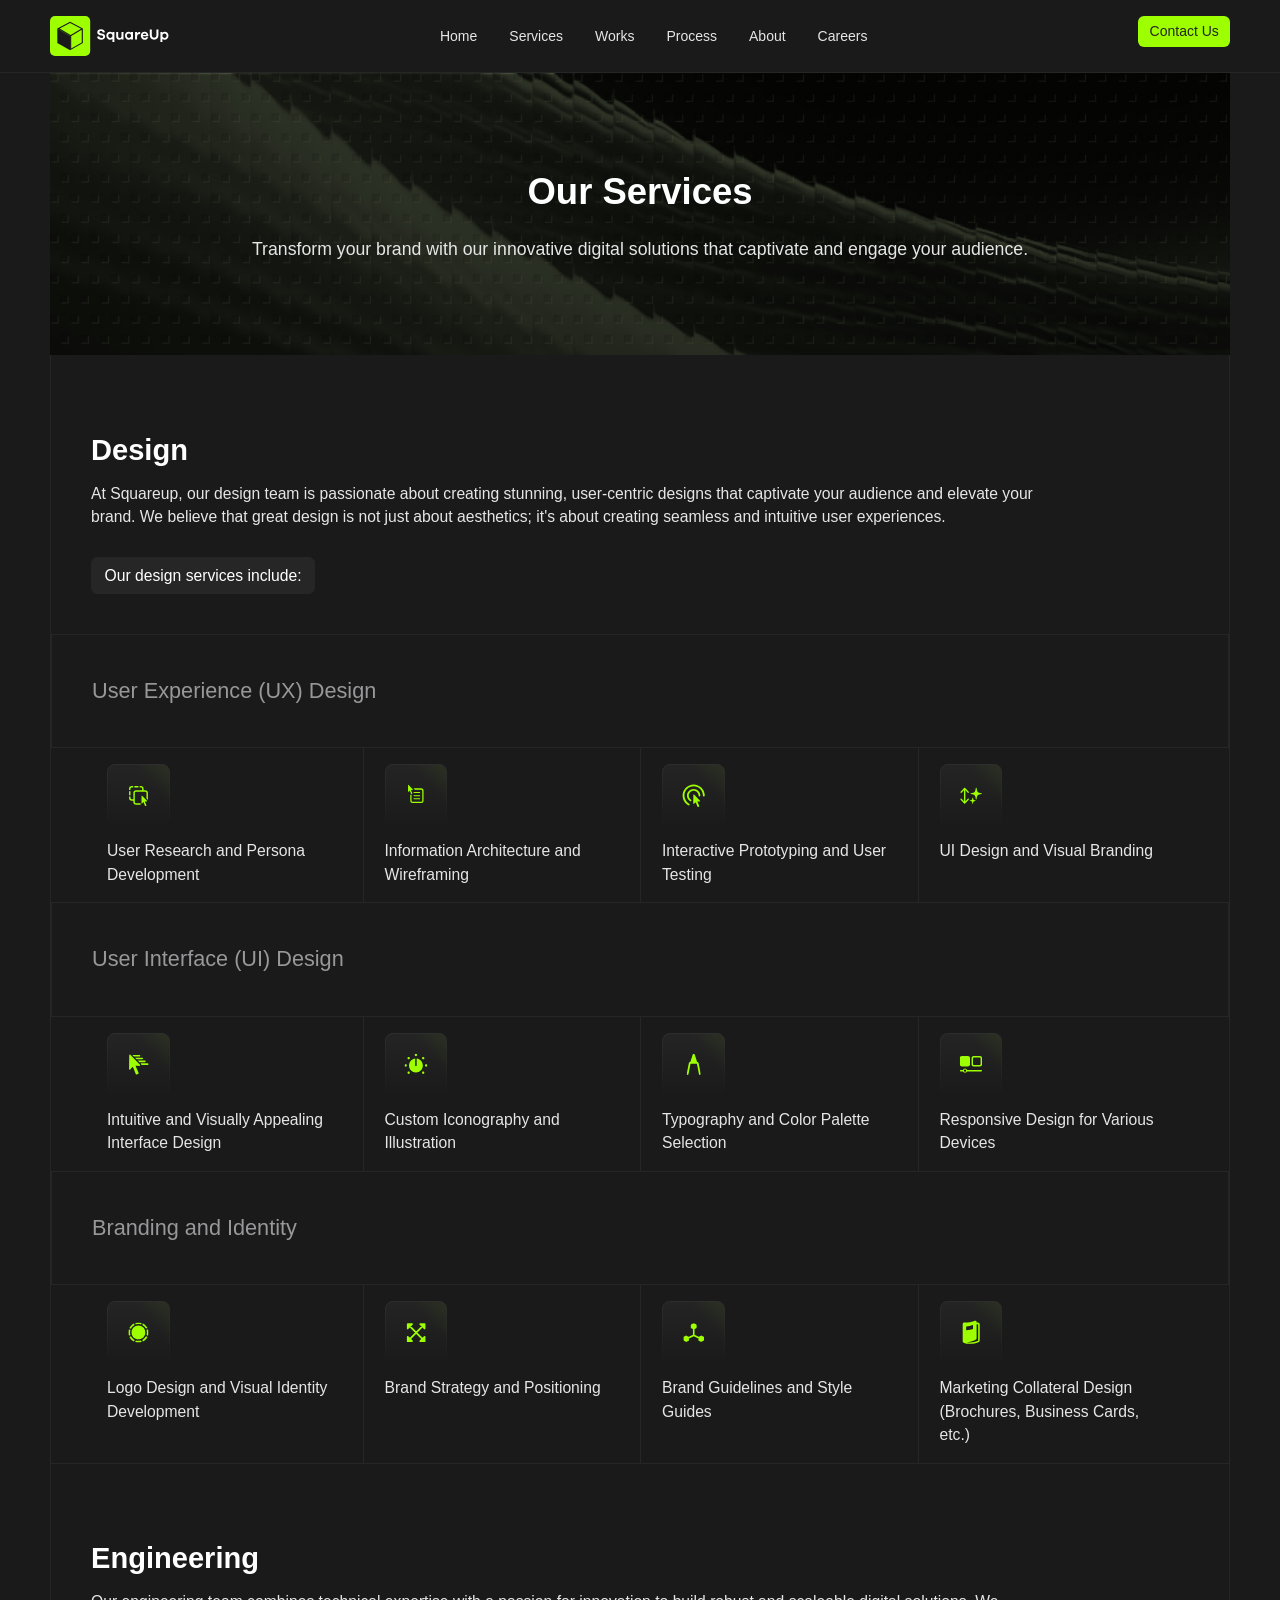
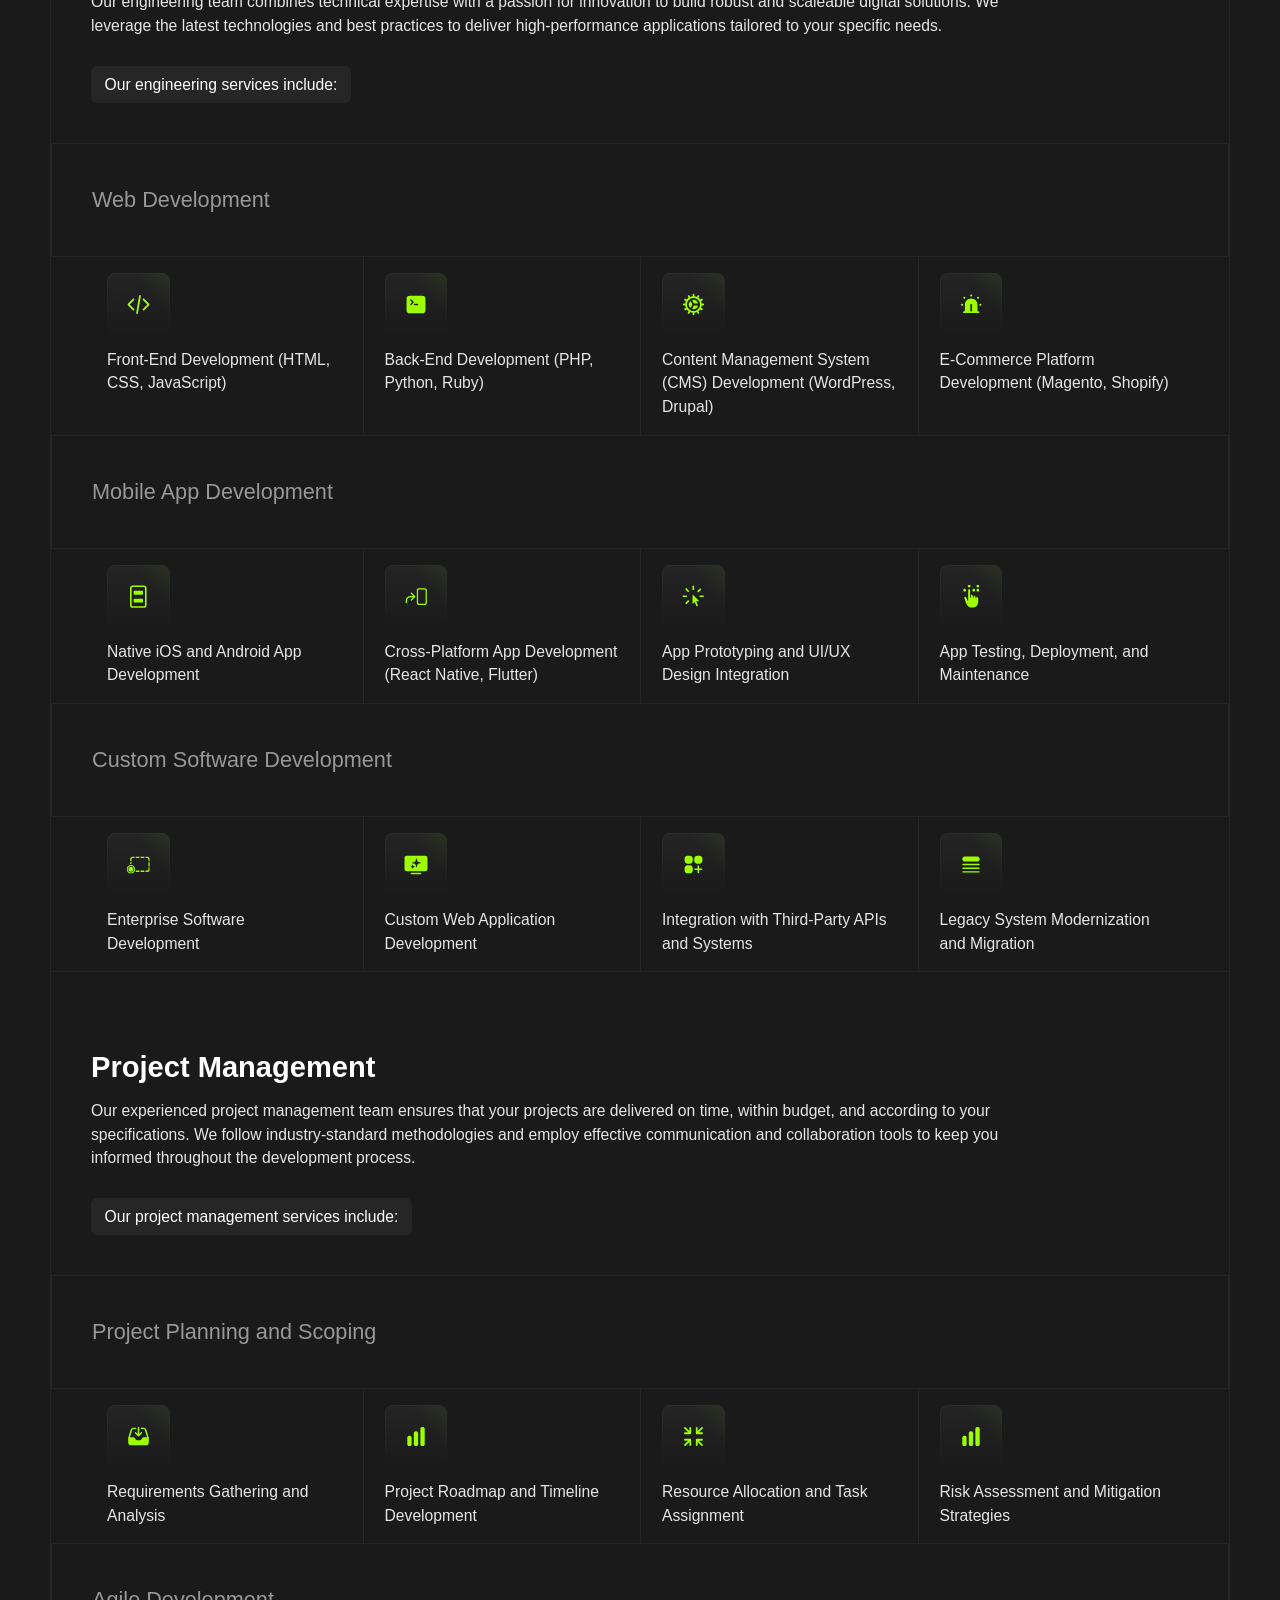
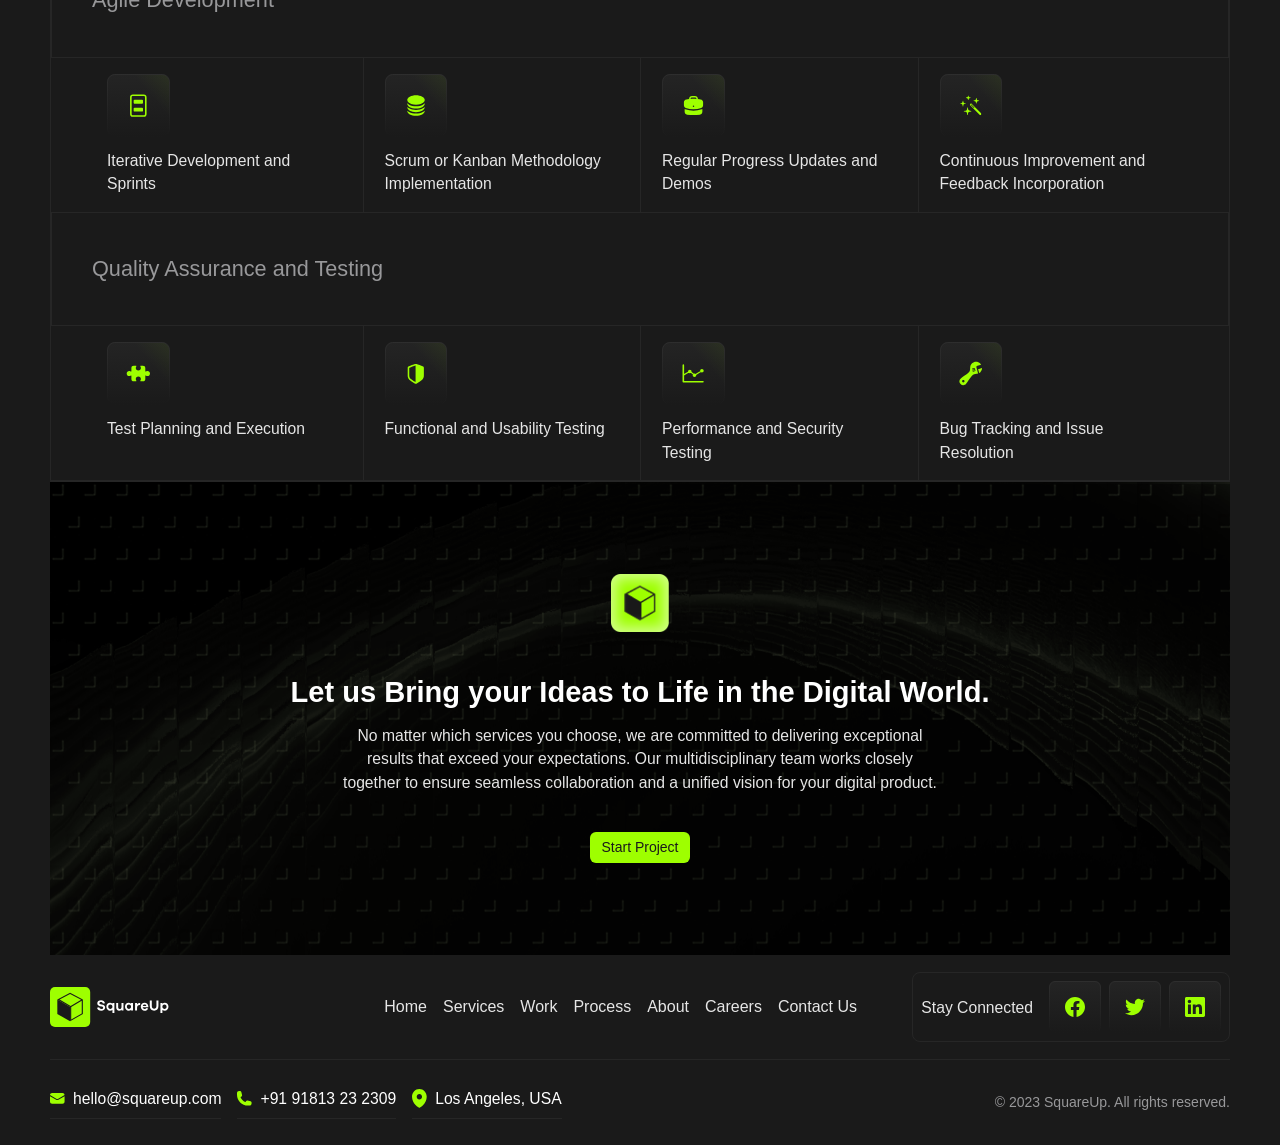
<file: services.html>
<!DOCTYPE html>
<html lang="en">

<head>
    <meta charset="UTF-8">
    <meta name="viewport" content="width=device-width, initial-scale=1.0">
    <link rel="stylesheet" href="./css/pages/services.css">
    <title>Our Services</title>
</head>

<body>
    <header class="bb">
        <nav class="container">
            <div class="logo">
                <img src="assets/icons/Logo.svg" alt="">
            </div>

            <!-- Desktop links: always visible on wide screens, hidden on mobile via CSS -->

            <ul class="desktop-links">
                <li><a class="pg-grey" href="index.html">Home</a></li>

                <li><a class="pg-grey" href="services.html">Services</a></li>

                <li><a class="pg-grey" href="works.html">Works</a></li>

                <li><a class="pg-grey" href="process.html">Process</a></li>

                <li><a class="pg-grey" href="about.html">About</a></li>

                <li><a class="pg-grey" href="careers.html">Careers</a></li>
            </ul>

            <ul>
                <li><a class="primary-btn contact" href="contact.html">Contact Us</a></li>
            </ul>

            <!-- Hamburger: only visible on mobile -->
            <button class="hamburger" aria-label="Open menu" aria-expanded="false">
                <img src="assets/icons/hamburger.svg" alt="square up logo.">
            </button>
        </nav>

        <!-- Mobile drawer: full panel that overlays everything, including the nav bar -->
        <div class="mobile-menu pad-in-mob" role="dialog" aria-label="Navigation menu">

            <!-- Drawer header: logo on left, close button on right -->
            <div class="mobile-menu-header">
                <div class="logo">
                    <img src="assets/icons/Logo.svg" alt="">
                </div>
                <button class="close-btn" aria-label="Close menu">×</button>
            </div>

            <!-- Links inside the drawer -->
            <ul class="mobile-links">
                <li><a class="pg-grey" href="index.html">Home &RightArrowBar;</a></li>
                <li><a class="pg-grey" href="services.html">Services &RightArrowBar;</a></li>
                <li><a class="pg-grey" href="works.html">Works &RightArrowBar;</a></li>
                <li><a class="pg-grey" href="process.html">Process &RightArrowBar;</a></li>
                <li><a class="pg-grey" href="about.html">About &RightArrowBar;</a></li>
                <li><a class="pg-grey" href="careers.html">Careers &RightArrowBar;</a></li>
            </ul>

        </div>
    </header>

    <main>
        <section class="services-hero container">
            <div class="hero-banner banner">
                <h2>Our Services</h2>
                <p class="pg-18 pg-grey">Transform your brand with our innovative digital solutions that captivate and
                    engage your audience.</p>
            </div>
        </section>

        <div class="bod-border container">

            <div class="header-box content-border in-pad bb">
                <h3>Design</h3>
                <p class="pg-16 pg-grey">At Squareup, our design team is passionate about creating stunning,
                    user-centric designs that captivate your audience
                    and elevate your brand. We believe that great design is not just about aesthetics; it's about
                    creating seamless and
                    intuitive user experiences.</p>
                <p class="pg-16 pg-white text-chip">Our design services include:</p>
            </div>

            <section class="design">

                <!-- design 1 -->
                <div class="section-box">
                    <p class="pg-22 c-tx-60 in-pad bl br">User Experience (UX) Design</p>

                    <div class="boxes-container content-border in-pad bt bb">

                        <div class="boxes">
                            <div class="box">
                                <img src="./assets/icons/user-research-icon.svg" alt="">
                                <p class="pg-16 pg-grey">User Research and Persona Development</p>
                            </div>

                            <div class="box">
                                <img src="./assets/icons/information-architechture-icon.svg" alt="">
                                <p class="pg-16 pg-grey">Information Architecture and Wireframing</p>
                            </div>

                            <div class="box">
                                <img src="./assets/icons/interactive-prototyping-icon.svg" alt="">
                                <p class="pg-16 pg-grey">Interactive Prototyping and User Testing</p>
                            </div>

                            <div class="box">
                                <img src="./assets/icons/visual-branding-icon.svg" alt="">
                                <p class="pg-16 pg-grey">UI Design and Visual Branding</p>
                            </div>

                        </div>
                    </div>
                </div>

                <!-- design 2 -->
                <div class="section-box">
                    <p class="pg-22 c-tx-60 in-pad bl br">User Interface (UI) Design</p>

                    <div class="boxes-container content-border in-pad bt bb">

                        <div class="boxes">
                            <div class="box">
                                <img src="./assets/icons/visually-appealing-icon.svg" alt="">
                                <p class="pg-16 pg-grey">Intuitive and Visually Appealing Interface Design</p>
                            </div>

                            <div class="box">
                                <img src="./assets/icons/custom-iconography-icon.svg" alt="">
                                <p class="pg-16 pg-grey">Custom Iconography and Illustration</p>
                            </div>

                            <div class="box">
                                <img src="./assets/icons/pallete-selection-icon.svg" alt="">
                                <p class="pg-16 pg-grey">Typography and Color Palette Selection</p>
                            </div>

                            <div class="box">
                                <img src="./assets/icons/responsive-design-icon.svg" alt="">
                                <p class="pg-16 pg-grey">Responsive Design for Various Devices</p>
                            </div>
                        </div>
                    </div>
                </div>

                <!-- design 3 -->
                <div class="section-box">
                    <p class="pg-22 c-tx-60 in-pad bl br">Branding and Identity</p>

                    <div class="boxes-container content-border in-pad bt bb">

                        <div class="boxes">
                            <div class="box">
                                <img src="./assets/icons/visual-identity-icon.svg" alt="">
                                <p class="pg-16 pg-grey">Logo Design and Visual Identity Development</p>
                            </div>

                            <div class="box">
                                <img src="./assets/icons/brand-strategy-icon.svg" alt="">
                                <p class="pg-16 pg-grey">Brand Strategy and Positioning</p>
                            </div>

                            <div class="box">
                                <img src="./assets/icons/brand-guidelines-icon.svg" alt="">
                                <p class="pg-16 pg-grey">Brand Guidelines and Style Guides</p>
                            </div>

                            <div class="box">
                                <img src="./assets/icons/marketing-collateral-icon.svg" alt="">
                                <p class="pg-16 pg-grey">Marketing Collateral Design (Brochures, Business Cards, etc.)
                                </p>
                            </div>
                        </div>
                    </div>
                </div>
            </section>

            <div class="header-box content-border in-pad bb">
                <h3>Engineering</h3>
                <p class="pg-16 pg-grey">Our engineering team combines technical expertise with a passion for innovation
                    to build robust and scaleable digital
                    solutions. We leverage the latest technologies and best practices to deliver high-performance
                    applications tailored to
                    your specific needs.</p>
                <p class="pg-16 pg-white text-chip">Our engineering services include:</p>
            </div>

            <section class="design">

                <!-- design 1 -->
                <div class="section-box">
                    <p class="pg-22 c-tx-60 in-pad bl br">Web Development</p>

                    <div class="boxes-container content-border in-pad bt bb">

                        <div class="boxes">
                            <div class="box">
                                <img src="./assets/icons/frontend-icon.svg" alt="">
                                <p class="pg-16 pg-grey">Front-End Development (HTML, CSS, JavaScript)</p>
                            </div>

                            <div class="box">
                                <img src="./assets/icons/backend-icon.svg" alt="">
                                <p class="pg-16 pg-grey">Back-End Development (PHP, Python, Ruby)</p>
                            </div>

                            <div class="box">
                                <img src="./assets/icons/content-management-icon.svg" alt="">
                                <p class="pg-16 pg-grey">Content Management System (CMS) Development (WordPress, Drupal)
                                </p>
                            </div>

                            <div class="box">
                                <img src="./assets/icons/e-commerce-icon.svg" alt="">
                                <p class="pg-16 pg-grey">E-Commerce Platform Development (Magento, Shopify)</p>
                            </div>

                        </div>
                    </div>
                </div>

                <!-- design 2 -->
                <div class="section-box">
                    <p class="pg-22 c-tx-60 in-pad bl br">Mobile App Development</p>

                    <div class="boxes-container content-border in-pad bt bb">

                        <div class="boxes">
                            <div class="box">
                                <img src="./assets/icons/native-ios-icon.svg" alt="">
                                <p class="pg-16 pg-grey">Native iOS and Android App Development</p>
                            </div>

                            <div class="box">
                                <img src="./assets/icons/cross-platform-icon.svg" alt="">
                                <p class="pg-16 pg-grey">Cross-Platform App Development (React Native, Flutter)</p>
                            </div>

                            <div class="box">
                                <img src="./assets/icons/app-prototyping-icon.svg" alt="">
                                <p class="pg-16 pg-grey">App Prototyping and UI/UX Design Integration</p>
                            </div>

                            <div class="box">
                                <img src="./assets/icons/app-testing-icon.svg" alt="">
                                <p class="pg-16 pg-grey">App Testing, Deployment, and Maintenance</p>
                            </div>
                        </div>
                    </div>
                </div>

                <!-- design 3 -->
                <div class="section-box">
                    <p class="pg-22 c-tx-60 in-pad bl br">Custom Software Development</p>

                    <div class="boxes-container content-border in-pad bt bb">

                        <div class="boxes">
                            <div class="box">
                                <img src="./assets/icons/enterprise-software-icon.svg" alt="">
                                <p class="pg-16 pg-grey">Enterprise Software Development</p>
                            </div>

                            <div class="box">
                                <img src="./assets/icons/custom-web-icon.svg" alt="">
                                <p class="pg-16 pg-grey">Custom Web Application Development</p>
                            </div>

                            <div class="box">
                                <img src="./assets/icons/integration-icon.svg" alt="">
                                <p class="pg-16 pg-grey">Integration with Third-Party APIs and Systems</p>
                            </div>

                            <div class="box">
                                <img src="./assets/icons/legacy-system-icon.svg" alt="">
                                <p class="pg-16 pg-grey">Legacy System Modernization and Migration
                                </p>
                            </div>
                        </div>
                    </div>
                </div>
            </section>

            <div class="header-box content-border in-pad bb">
                <h3>Project Management</h3>
                <p class="pg-16 pg-grey">Our experienced project management team ensures that your projects are
                    delivered on time, within budget, and according to your specifications. We follow industry-standard
                    methodologies and employ effective communication and collaboration tools to keep you informed
                    throughout the development process.</p>
                <p class="pg-16 pg-white text-chip">Our project management services include:</p>
            </div>

            <section class="design">

                <!-- design 1 -->
                <div class="section-box">
                    <p class="pg-22 c-tx-60 in-pad bl br">Project Planning and Scoping</p>

                    <div class="boxes-container content-border in-pad bt bb">

                        <div class="boxes">
                            <div class="box">
                                <img src="./assets/icons/requirement-icon.svg" alt="">
                                <p class="pg-16 pg-grey">Requirements Gathering and Analysis</p>
                            </div>

                            <div class="box">
                                <img src="./assets/icons/project-roadmap-icon.svg" alt="">
                                <p class="pg-16 pg-grey">Project Roadmap and Timeline Development</p>
                            </div>

                            <div class="box">
                                <img src="./assets/icons/resource-allocation-icon.svg" alt="">
                                <p class="pg-16 pg-grey">Resource Allocation and Task Assignment
                                </p>
                            </div>

                            <div class="box">
                                <img src="./assets/icons/risk-assessment-icon.svg" alt="">
                                <p class="pg-16 pg-grey">Risk Assessment and Mitigation Strategies</p>
                            </div>

                        </div>
                    </div>
                </div>

                <!-- design 2 -->
                <div class="section-box">
                    <p class="pg-22 c-tx-60 in-pad bl br">Agile Development</p>

                    <div class="boxes-container content-border in-pad bt bb">

                        <div class="boxes">
                            <div class="box">
                                <img src="./assets/icons/native-ios-icon.svg" alt="">
                                <p class="pg-16 pg-grey">Iterative Development and Sprints</p>
                            </div>

                            <div class="box">
                                <img src="./assets/icons/scrum-icon.svg" alt="">
                                <p class="pg-16 pg-grey">Scrum or Kanban Methodology Implementation</p>
                            </div>

                            <div class="box">
                                <img src="./assets/icons/regular-progress-icon.svg" alt="">
                                <p class="pg-16 pg-grey">Regular Progress Updates and Demos</p>
                            </div>

                            <div class="box">
                                <img src="./assets/icons/continous-improvement-icon.svg" alt="">
                                <p class="pg-16 pg-grey">Continuous Improvement and Feedback Incorporation</p>
                            </div>
                        </div>
                    </div>
                </div>

                <!-- design 3 -->
                <div class="section-box">
                    <p class="pg-22 c-tx-60 in-pad bl br">Quality Assurance and Testing</p>

                    <div class="boxes-container content-border in-pad bt bb">

                        <div class="boxes">
                            <div class="box">
                                <img src="./assets/icons/test-planning-icon.svg" alt="">
                                <p class="pg-16 pg-grey">Test Planning and Execution</p>
                            </div>

                            <div class="box">
                                <img src="./assets/icons/functional-icon.svg" alt="">
                                <p class="pg-16 pg-grey">Functional and Usability Testing
                                </p>
                            </div>

                            <div class="box">
                                <img src="./assets/icons/performance-icon.svg" alt="">
                                <p class="pg-16 pg-grey">Performance and Security Testing</p>
                            </div>

                            <div class="box">
                                <img src="./assets/icons/bug-tracking-icon.svg" alt="">
                                <p class="pg-16 pg-grey">Bug Tracking and Issue Resolution
                                </p>
                            </div>
                        </div>
                    </div>
                </div>
            </section>
        </div>

        <section class="cta container">
            <div class="cta-banner">
                <img src="./assets/icons/Logo-box.png" alt="SquareUp logo.">
                <h3>Let us Bring your Ideas to Life in the Digital World.</h3>
                <p class="pg-16 pg-grey">No matter which services you choose, we are committed to delivering exceptional
                    results that exceed your expectations.
                    Our multidisciplinary team works closely together to ensure seamless collaboration and a unified
                    vision for your digital
                    product.</p>
                <a href="projects.html" class="primary-btn">Start Project</a>
            </div>
        </section>
    </main>

    <footer class="container">
        <div class="footer-box">
            <div class="footer-link">
                <div class="footer-logo logo">
                    <img src="assets/icons/Logo.svg" alt="">
                </div>

                <ul class="footer-nav-links">
                    <li><a class="pg-grey" href="index.html">Home</a></li>

                    <li><a class="pg-grey" href="services.html">Services</a></li>

                    <li><a class="pg-grey" href="work.html">Work</a></li>

                    <li><a class="pg-grey" href="process.html">Process</a></li>

                    <li><a class="pg-grey" href="about.html">About</a></li>

                    <li><a class="pg-grey" href="careers.html">Careers</a></li>

                    <li><a class="pg-grey" href="contact.html">Contact Us</a></li>
                </ul>

                <div class="footer-social">
                    <p class="pg-16 pg-grey">Stay Connected</p>

                    <div class="socials">
                        <img src="./assets/icons/facebook-logo.svg" alt="Facebook logo.">
                        <img src="./assets/icons/twitter-logo.svg" alt="Twitter logo.">
                        <img src="./assets/icons/linkedin-logo.svg" alt="Linkedin logo.">
                    </div>
                </div>
            </div>

            <div class="footer-links">
                <div class="links">
                    <ul>
                        <li>
                            <img src="./assets/icons/mail-icon.svg" alt="">
                            hello@squareup.com
                        </li>

                        <li>
                            <img src="./assets/icons/phone-icon.svg" alt="">
                            +91 91813 23 2309
                        </li>

                        <li>
                            <img src="./assets/icons/location-icon.svg" alt="">
                            Los Angeles, USA
                        </li>
                    </ul>
                </div>

                <div class="attribution">
                    <p class="pg-14 c-tx-60">© 2023 SquareUp. All rights reserved.</p>
                </div>
            </div>
        </div>
    </footer>

    <script type="module" src="js/pages/services.js"></script>
</body>

</html>
</file>
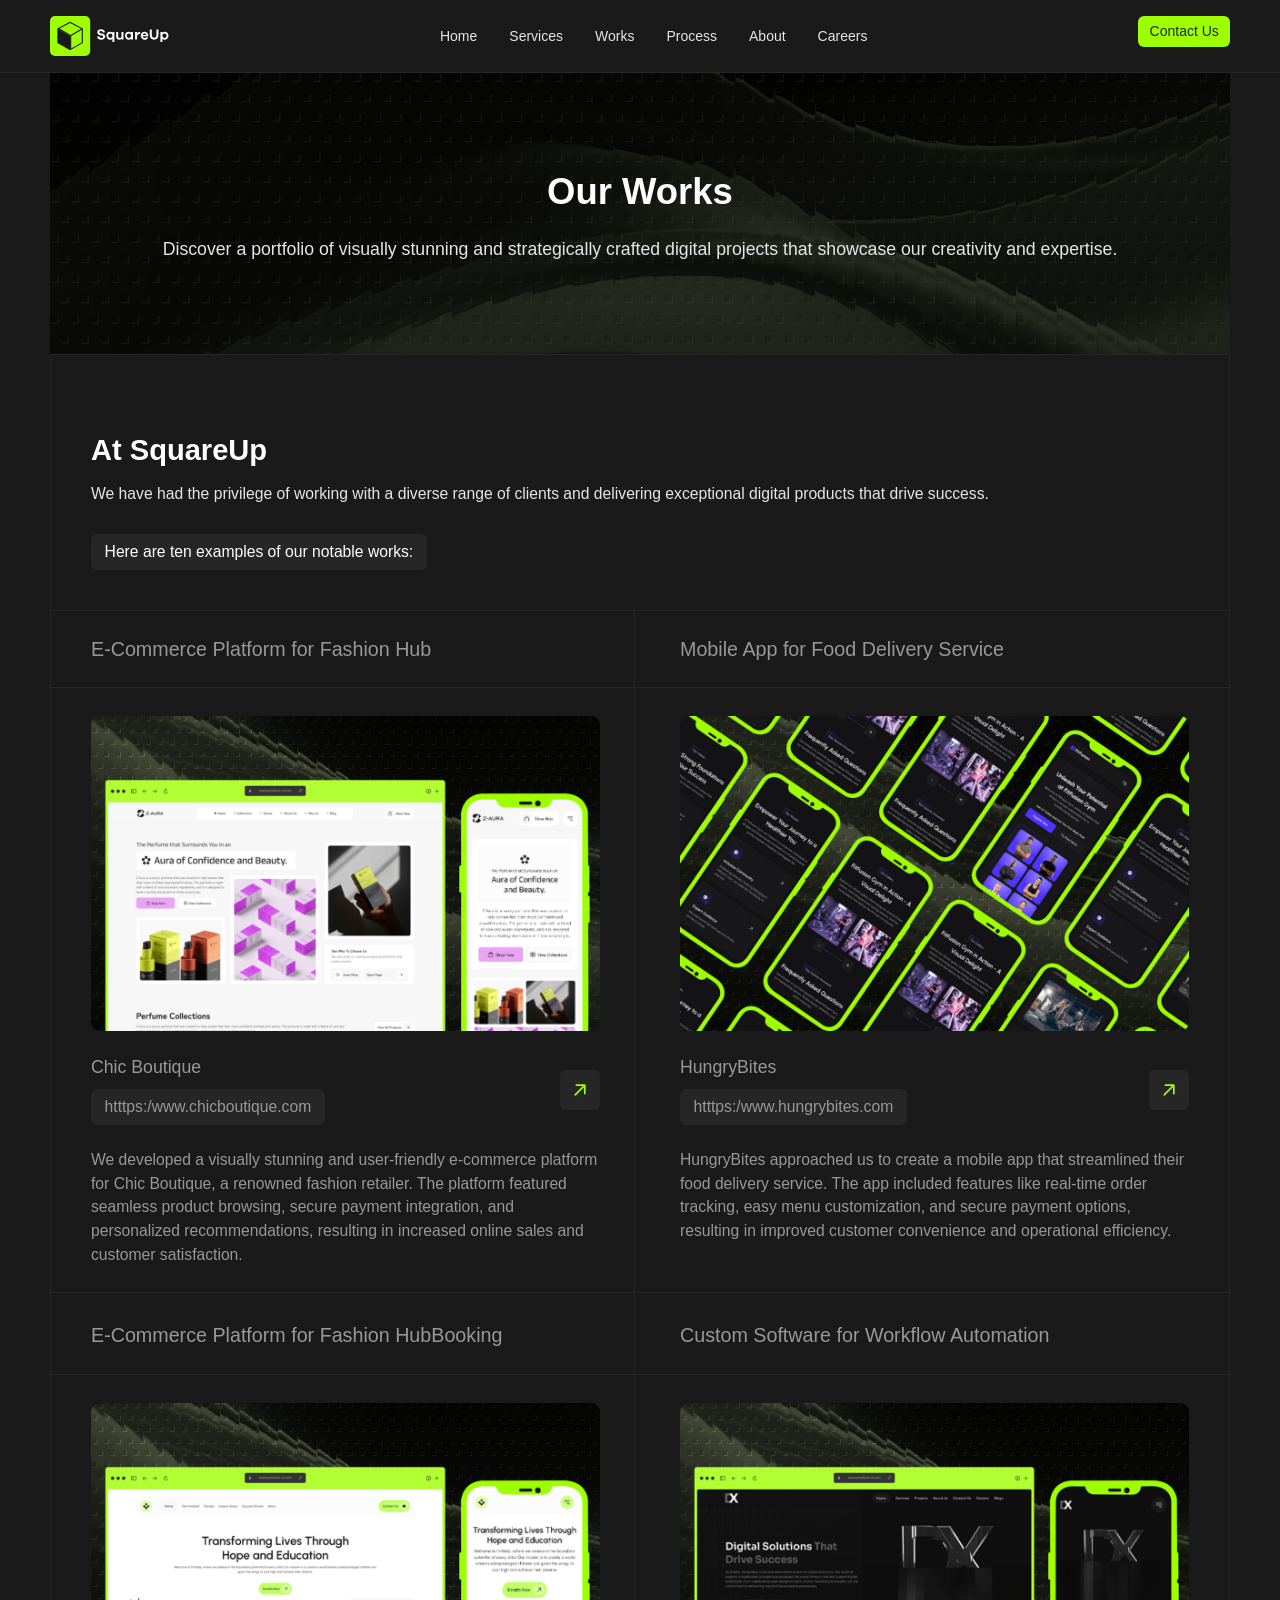
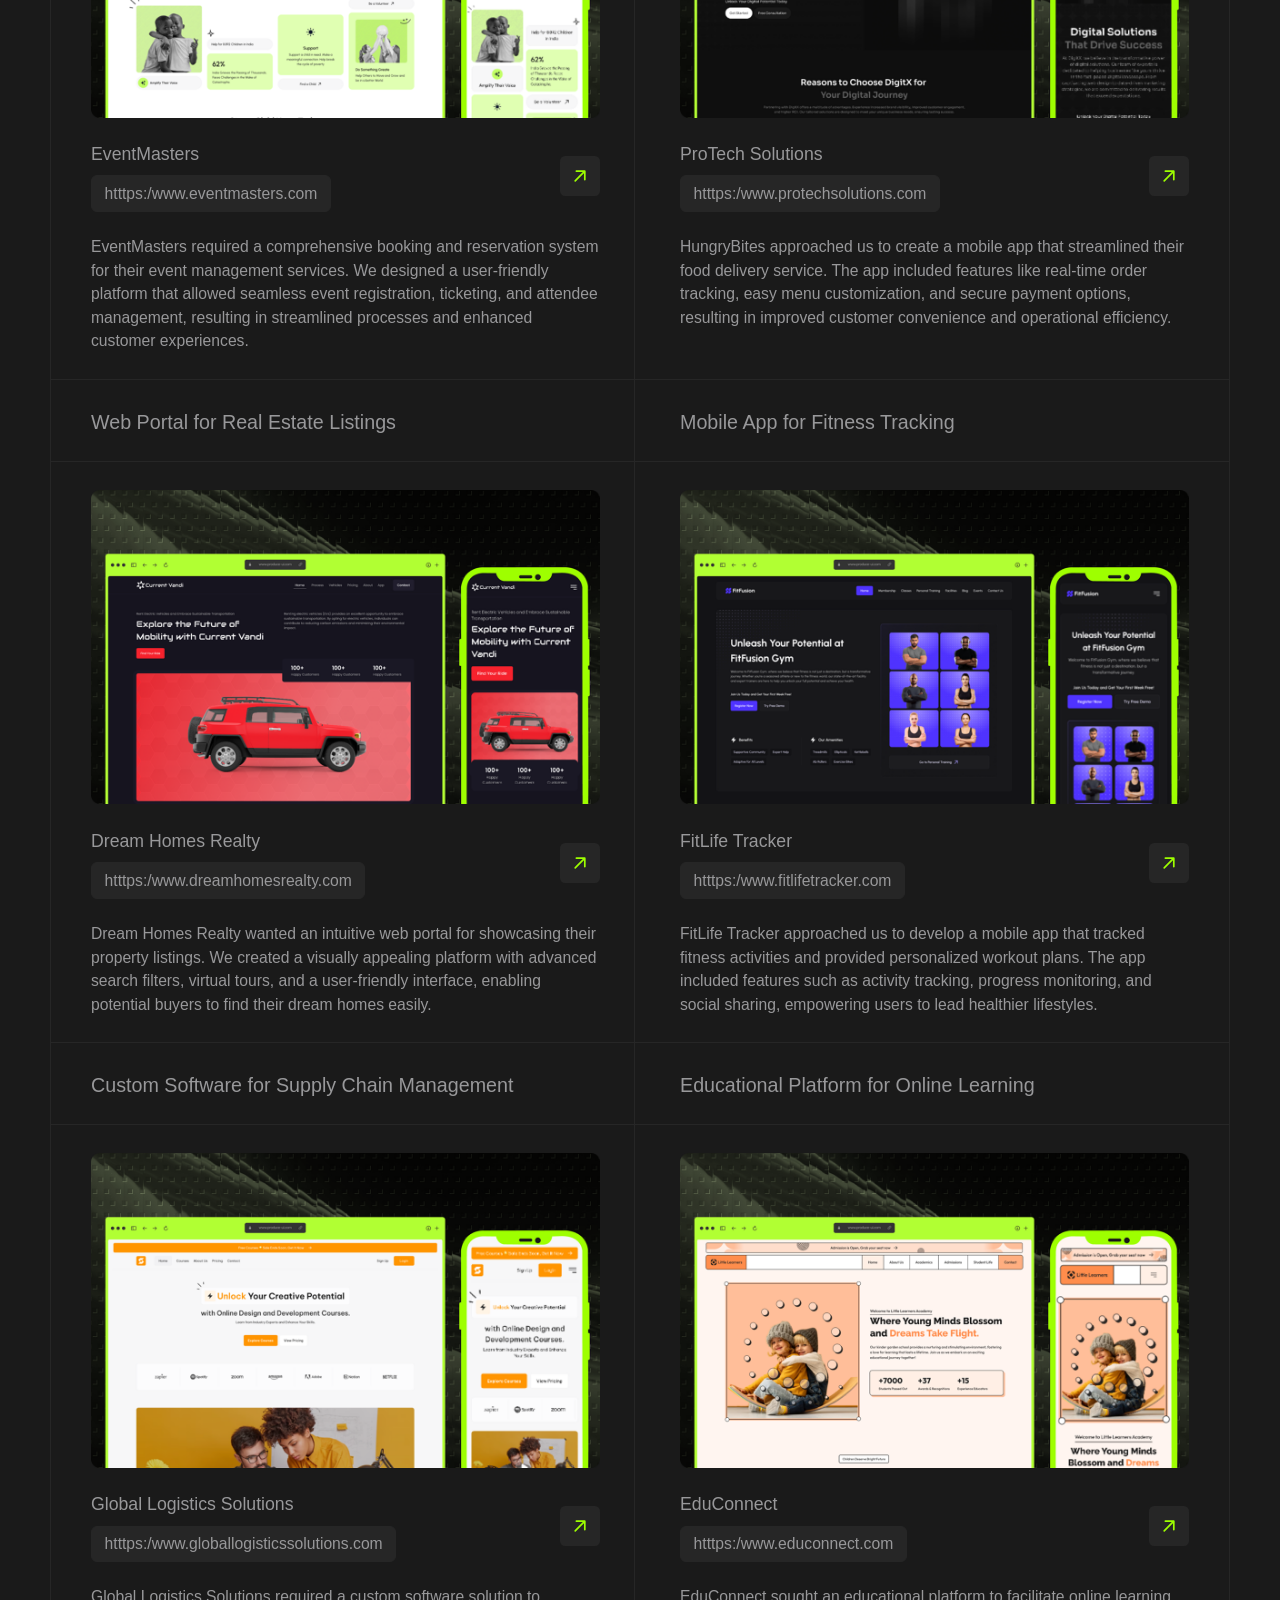
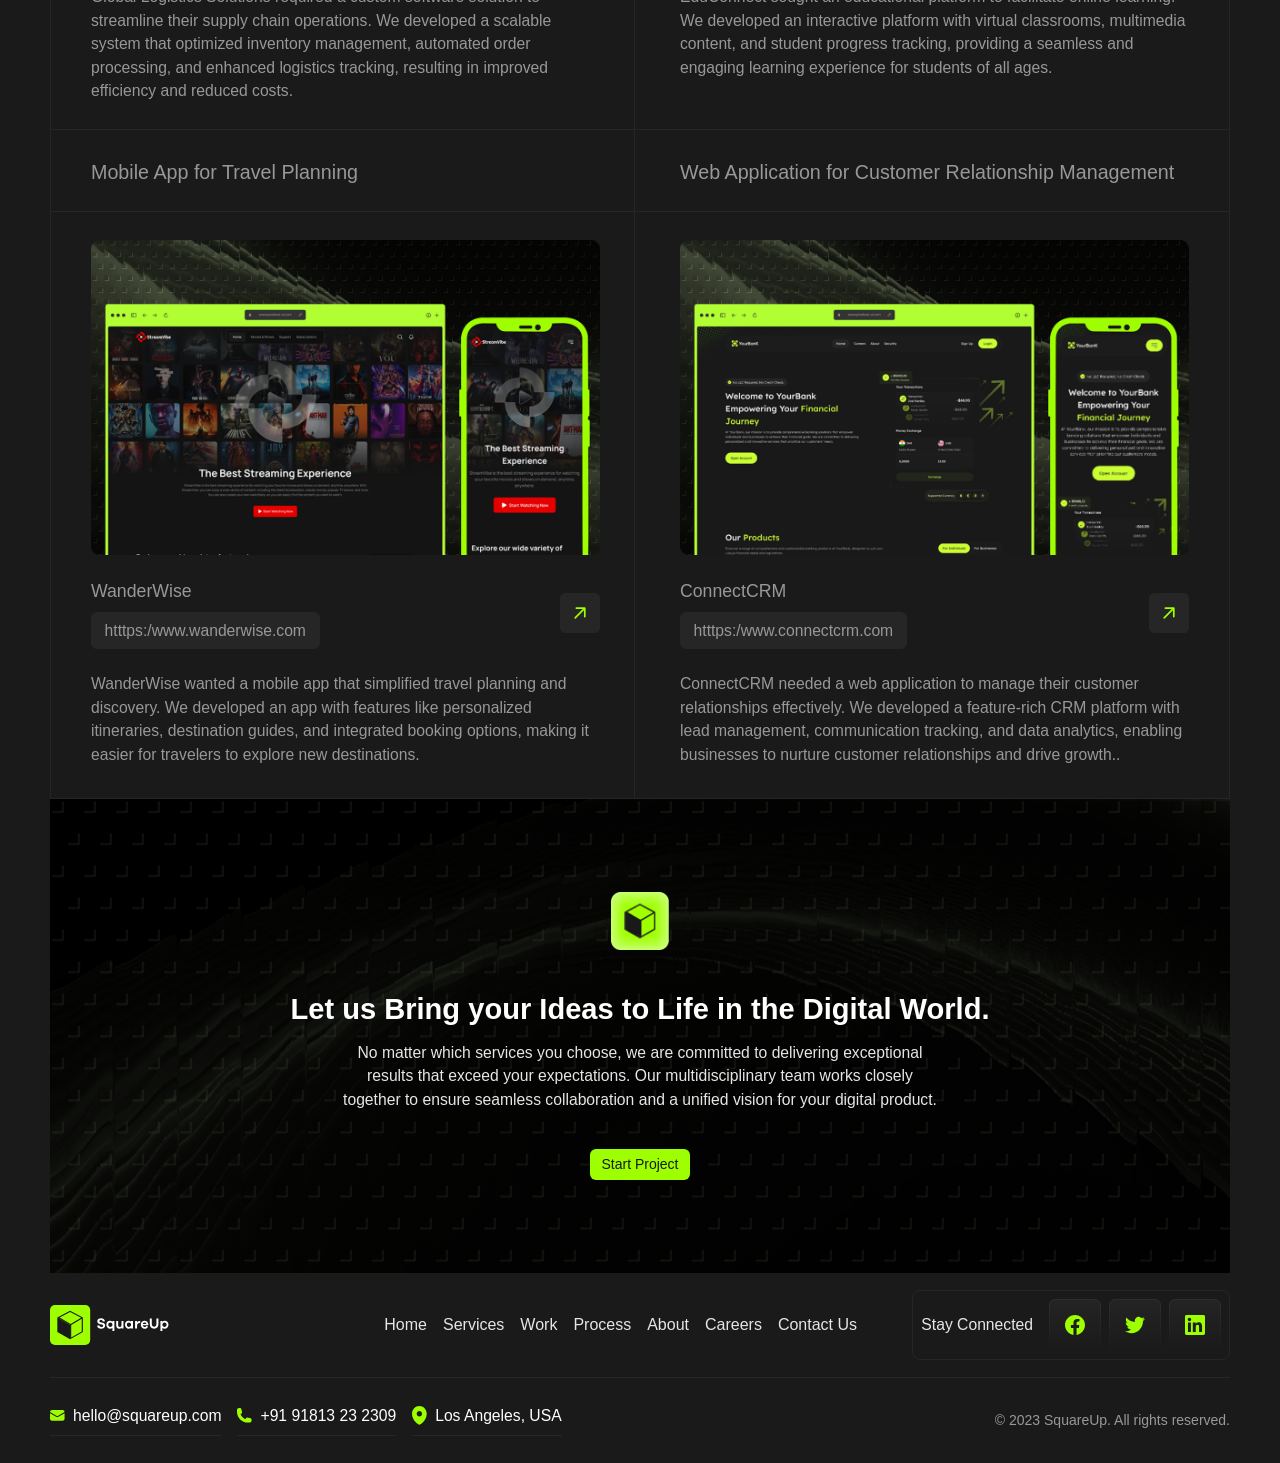
<file: works.html>
<!DOCTYPE html>
<html lang="en">

<head>
    <meta charset="UTF-8">
    <meta name="viewport" content="width=device-width, initial-scale=1.0">
    <link rel="stylesheet" href="./css/pages/works.css">
    <title>Our Works</title>
</head>

<body>
    <header class="bb">
        <nav class="container">
            <div class="logo">
                <img src="assets/icons/Logo.svg" alt="">
            </div>

            <!-- Desktop links: always visible on wide screens, hidden on mobile via CSS -->

            <ul class="desktop-links">
                <li><a class="pg-grey" href="index.html">Home</a></li>

                <li><a class="pg-grey" href="services.html">Services</a></li>

                <li><a class="pg-grey" href="works.html">Works</a></li>

                <li><a class="pg-grey" href="process.html">Process</a></li>

                <li><a class="pg-grey" href="about.html">About</a></li>

                <li><a class="pg-grey" href="careers.html">Careers</a></li>
            </ul>

            <ul>
                <li><a class="primary-btn contact" href="contact.html">Contact Us</a></li>
            </ul>

            <!-- Hamburger: only visible on mobile -->
            <button class="hamburger" aria-label="Open menu" aria-expanded="false">
                <img src="assets/icons/hamburger.svg" alt="square up logo.">
            </button>
        </nav>

        <!-- Mobile drawer: full panel that overlays everything, including the nav bar -->
        <div class="mobile-menu pad-in-mob" role="dialog" aria-label="Navigation menu">

            <!-- Drawer header: logo on left, close button on right -->
            <div class="mobile-menu-header">
                <div class="logo">
                    <img src="assets/icons/Logo.svg" alt="">
                </div>
                <button class="close-btn" aria-label="Close menu">×</button>
            </div>

            <!-- Links inside the drawer -->
            <ul class="mobile-links">
                <li><a class="pg-grey" href="index.html">Home &RightArrowBar;</a></li>
                <li><a class="pg-grey" href="services.html">Services &RightArrowBar;</a></li>
                <li><a class="pg-grey" href="works.html">Works &RightArrowBar;</a></li>
                <li><a class="pg-grey" href="process.html">Process &RightArrowBar;</a></li>
                <li><a class="pg-grey" href="about.html">About &RightArrowBar;</a></li>
                <li><a class="pg-grey" href="careers.html">Careers &RightArrowBar;</a></li>
            </ul>

        </div>
    </header>
    <main>
        <section class="services-hero container">
            <div class="hero-banner banner">
                <h2>Our Works</h2>
                <p class="pg-18 pg-grey">Discover a portfolio of visually stunning and strategically crafted digital
                    projects that showcase our creativity and
                    expertise.</p>
            </div>
        </section>

        <div class="bod-border container">
            <div class="header-box content-border in-pad bb">
                <h3>At SquareUp</h3>
                <p class="pg-16 pg-grey">We have had the privilege of working with a diverse range of clients and
                    delivering exceptional digital products that
                    drive success.</p>
                <p class="pg-16 pg-white text-chip">Here are ten examples of our notable works:</p>
            </div>

            <section class="works">
                <div class="work-block">
                    <!-- box 1 -->
                    <div class="work-box">

                        <p class="box-info pg-20 c-tx-60 in-pad">E-Commerce Platform for Fashion Hub</p>
                        <div class="inner-box in-pad content-border bt">
                            <img src="./assets/images/chic-boutique.png"
                                alt="A photo of the e-commerce platform we developed for chic boutique.">

                            <div class="work-heading">
                                <div class="work-heading-info">
                                    <p class="pg-18 c-tx-60">Chic Boutique</p>
                                    <p class="pg-16 c-tx-60 text-chip">htttps:/www.chicboutique.com</p>
                                </div>
                                <img src="./assets/icons/work-box-icon.svg" alt="">
                            </div>
                            <p class="box-desc pg-16 c-tx-60">We developed a visually stunning and user-friendly
                                e-commerce
                                platform
                                for
                                Chic Boutique, a renowned fashion retailer.
                                The platform featured seamless product browsing, secure payment integration, and
                                personalized
                                recommendations, resulting
                                in increased online sales and customer satisfaction.</p>
                        </div>

                    </div>

                    <!-- box 2 -->
                    <div class="work-box">

                        <p class="box-info pg-20 c-tx-60 in-pad">Mobile App for Food Delivery Service</p>
                        <div class="inner-box in-pad content-border bt">
                            <img src="./assets/images/hungry-bites.png"
                                alt="A photo of the mobile app we developed for hungry bites.">

                            <div class="work-heading">
                                <div class="work-heading-info">
                                    <p class="pg-18 c-tx-60">HungryBites</p>
                                    <p class="pg-16 c-tx-60 text-chip">htttps:/www.hungrybites.com</p>
                                </div>
                                <img src="./assets/icons/work-box-icon.svg" alt="">
                            </div>
                            <p class="box-desc pg-16 c-tx-60">HungryBites approached us to create a mobile app that
                                streamlined
                                their
                                food delivery service. The app included features
                                like real-time order tracking, easy menu customization, and secure payment options,
                                resulting in
                                improved customer
                                convenience and operational efficiency.</p>

                        </div>
                    </div>

                    <!-- box 3 -->
                    <div class="work-box">

                        <p class="box-info pg-20 c-tx-60 in-pad">E-Commerce Platform for Fashion HubBooking</p>
                        <div class="inner-box in-pad content-border bt">
                            <img src="./assets/images/eventmasters.png"
                                alt="A photo of the e-commerce platform we developed for chic boutique.">

                            <div class="work-heading">
                                <div class="work-heading-info">
                                    <p class="pg-18 c-tx-60">EventMasters</p>
                                    <p class="pg-16 c-tx-60 text-chip">htttps:/www.eventmasters.com</p>
                                </div>
                                <img src="./assets/icons/work-box-icon.svg" alt="">
                            </div>
                            <p class="box-desc pg-16 c-tx-60">EventMasters required a comprehensive booking and
                                reservation system for their event management services. We designed a
                                user-friendly platform that allowed seamless event registration, ticketing, and attendee
                                management, resulting in
                                streamlined processes and enhanced customer experiences.</p>
                        </div>

                    </div>

                    <!-- box 4 -->
                    <div class="work-box">

                        <p class="box-info pg-20 c-tx-60 in-pad">Custom Software for Workflow Automation</p>
                        <div class="inner-box in-pad content-border bt">
                            <img src="./assets/images/protech.png"
                                alt="A photo of the mobile app we developed for hungry bites.">

                            <div class="work-heading">
                                <div class="work-heading-info">
                                    <p class="pg-18 c-tx-60">ProTech Solutions</p>
                                    <p class="pg-16 c-tx-60 text-chip">htttps:/www.protechsolutions.com</p>
                                </div>
                                <img src="./assets/icons/work-box-icon.svg" alt="">
                            </div>
                            <p class="box-desc pg-16 c-tx-60">HungryBites approached us to create a mobile app that
                                streamlined their food delivery service. The app included features
                                like real-time order tracking, easy menu customization, and secure payment options,
                                resulting in improved customer
                                convenience and operational efficiency.</p>

                        </div>
                    </div>

                    <!-- box 5 -->
                    <div class="work-box">

                        <p class="box-info pg-20 c-tx-60 in-pad">Web Portal for Real Estate Listings</p>
                        <div class="inner-box in-pad content-border bt">
                            <img src="./assets/images/dream-h-r.png"
                                alt="A photo of the e-commerce platform we developed for chic boutique.">

                            <div class="work-heading">
                                <div class="work-heading-info">
                                    <p class="pg-18 c-tx-60">Dream Homes Realty</p>
                                    <p class="pg-16 c-tx-60 text-chip">htttps:/www.dreamhomesrealty.com</p>
                                </div>
                                <img src="./assets/icons/work-box-icon.svg" alt="">
                            </div>
                            <p class="box-desc pg-16 c-tx-60">Dream Homes Realty wanted an intuitive web portal for
                                showcasing their property listings. We created a visually
                                appealing platform with advanced search filters, virtual tours, and a user-friendly
                                interface, enabling potential buyers
                                to find their dream homes easily.</p>
                        </div>

                    </div>

                    <!-- box 6 -->
                    <div class="work-box">

                        <p class="box-info pg-20 c-tx-60 in-pad">Mobile App for Fitness Tracking</p>
                        <div class="inner-box in-pad content-border bt">
                            <img src="./assets/images/fitlife.png"
                                alt="A photo of the mobile app we developed for hungry bites.">

                            <div class="work-heading">
                                <div class="work-heading-info">
                                    <p class="pg-18 c-tx-60">FitLife Tracker</p>
                                    <p class="pg-16 c-tx-60 text-chip">htttps:/www.fitlifetracker.com</p>
                                </div>
                                <img src="./assets/icons/work-box-icon.svg" alt="">
                            </div>
                            <p class="box-desc pg-16 c-tx-60">FitLife Tracker approached us to develop a mobile app that
                                tracked fitness activities and provided personalized workout
                                plans. The app included features such as activity tracking, progress monitoring, and
                                social sharing, empowering users to
                                lead healthier lifestyles.</p>

                        </div>
                    </div>

                    <!-- box 7 -->
                    <div class="work-box">

                        <p class="box-info pg-20 c-tx-60 in-pad">Custom Software for Supply Chain Management</p>
                        <div class="inner-box in-pad content-border bt">
                            <img src="./assets/images/global-l-s.png"
                                alt="A photo of the e-commerce platform we developed for chic boutique.">

                            <div class="work-heading">
                                <div class="work-heading-info">
                                    <p class="pg-18 c-tx-60">Global Logistics Solutions</p>
                                    <p class="pg-16 c-tx-60 text-chip">htttps:/www.globallogisticssolutions.com</p>
                                </div>
                                <img src="./assets/icons/work-box-icon.svg" alt="">
                            </div>
                            <p class="box-desc pg-16 c-tx-60">Global Logistics Solutions required a custom software
                                solution to streamline their supply chain operations. We developed
                                a scalable system that optimized inventory management, automated order processing, and
                                enhanced logistics tracking,
                                resulting in improved efficiency and reduced costs.</p>
                        </div>

                    </div>

                    <!-- box 8 -->
                    <div class="work-box">

                        <p class="box-info pg-20 c-tx-60 in-pad">Educational Platform for Online Learning</p>
                        <div class="inner-box in-pad content-border bt">
                            <img src="./assets/images/educonnect.png"
                                alt="A photo of the mobile app we developed for hungry bites.">

                            <div class="work-heading">
                                <div class="work-heading-info">
                                    <p class="pg-18 c-tx-60">EduConnect</p>
                                    <p class="pg-16 c-tx-60 text-chip">htttps:/www.educonnect.com</p>
                                </div>
                                <img src="./assets/icons/work-box-icon.svg" alt="">
                            </div>
                            <p class="box-desc pg-16 c-tx-60">EduConnect sought an educational platform to facilitate
                                online learning. We developed an interactive platform with
                                virtual classrooms, multimedia content, and student progress tracking, providing a
                                seamless and engaging learning
                                experience for students of all ages.</p>

                        </div>
                    </div>

                    <!-- box 9 -->
                    <div class="work-box">

                        <p class="box-info pg-20 c-tx-60 in-pad">Mobile App for Travel Planning</p>
                        <div class="inner-box in-pad content-border bt">
                            <img src="./assets/images/wanderwise.png"
                                alt="A photo of the e-commerce platform we developed for chic boutique.">

                            <div class="work-heading">
                                <div class="work-heading-info">
                                    <p class="pg-18 c-tx-60">WanderWise</p>
                                    <p class="pg-16 c-tx-60 text-chip">htttps:/www.wanderwise.com</p>
                                </div>
                                <img src="./assets/icons/work-box-icon.svg" alt="">
                            </div>
                            <p class="box-desc pg-16 c-tx-60">WanderWise wanted a mobile app that simplified travel
                                planning and discovery. We developed an app with features like
                                personalized itineraries, destination guides, and integrated booking options, making it
                                easier for travelers to explore
                                new destinations.</p>
                        </div>

                    </div>

                    <!-- box 10 -->
                    <div class="work-box">

                        <p class="box-info pg-20 c-tx-60 in-pad">Web Application for Customer Relationship Management
                        </p>
                        <div class="inner-box in-pad content-border bt">
                            <img src="./assets/images/connect-crm.png"
                                alt="A photo of the mobile app we developed for hungry bites.">

                            <div class="work-heading">
                                <div class="work-heading-info">
                                    <p class="pg-18 c-tx-60">ConnectCRM</p>
                                    <p class="pg-16 c-tx-60 text-chip">htttps:/www.connectcrm.com</p>
                                </div>
                                <img src="./assets/icons/work-box-icon.svg" alt="">
                            </div>
                            <p class="box-desc pg-16 c-tx-60">ConnectCRM needed a web application to manage their
                                customer relationships effectively. We developed a feature-rich CRM
                                platform with lead management, communication tracking, and data analytics, enabling
                                businesses to nurture customer
                                relationships and drive growth..</p>

                        </div>
                    </div>
                </div>
            </section>
        </div>

        <section class="cta container">
            <div class="cta-banner">
                <img src="./assets/icons/Logo-box.png" alt="SquareUp logo.">
                <h3>Let us Bring your Ideas to Life in the Digital World.</h3>
                <p class="pg-16 pg-grey">No matter which services you choose, we are committed to delivering exceptional
                    results that exceed your expectations.
                    Our multidisciplinary team works closely together to ensure seamless collaboration and a unified
                    vision for your digital
                    product.</p>
                <a href="projects.html" class="primary-btn">Start Project</a>
            </div>
        </section>
    </main>

    <footer class="container">
        <div class="footer-box">
            <div class="footer-link">
                <div class="footer-logo logo">
                    <img src="assets/icons/Logo.svg" alt="">
                </div>

                <ul class="footer-nav-links">
                    <li><a class="pg-grey" href="index.html">Home</a></li>

                    <li><a class="pg-grey" href="services.html">Services</a></li>

                    <li><a class="pg-grey" href="work.html">Work</a></li>

                    <li><a class="pg-grey" href="process.html">Process</a></li>

                    <li><a class="pg-grey" href="about.html">About</a></li>

                    <li><a class="pg-grey" href="careers.html">Careers</a></li>

                    <li><a class="pg-grey" href="contact.html">Contact Us</a></li>
                </ul>

                <div class="footer-social">
                    <p class="pg-16 pg-grey">Stay Connected</p>

                    <div class="socials">
                        <img src="./assets/icons/facebook-logo.svg" alt="Facebook logo.">
                        <img src="./assets/icons/twitter-logo.svg" alt="Twitter logo.">
                        <img src="./assets/icons/linkedin-logo.svg" alt="Linkedin logo.">
                    </div>
                </div>
            </div>

            <div class="footer-links">
                <div class="links">
                    <ul>
                        <li>
                            <img src="./assets/icons/mail-icon.svg" alt="">
                            hello@squareup.com
                        </li>

                        <li>
                            <img src="./assets/icons/phone-icon.svg" alt="">
                            +91 91813 23 2309
                        </li>

                        <li>
                            <img src="./assets/icons/location-icon.svg" alt="">
                            Los Angeles, USA
                        </li>
                    </ul>
                </div>

                <div class="attribution">
                    <p class="pg-14 c-tx-60">© 2023 SquareUp. All rights reserved.</p>
                </div>
            </div>
        </div>
    </footer>
    <script type="module" src="./js/pages/works.js"></script>
</body>

</html>
</file>
<file: css/style.css>
@import url("https://fonts.googleapis.com/css2?family=Barlow:ital,wght@0,300;0,400;0,500;0,600;0,700;0,800;0,900;1,300;1,400;1,700&display=swap");

@import url("./components/global.css");
@import url("./components/cta.css");
@import url("./components/footer-navbar.css");
@import url("./components/contact-form.css");
@import url("./components/faq.css");
@import url("./components/cta.css");

/* HERO SECTION */
.hero-box {
  display: flex;
  justify-content: center;
  align-items: center;
  flex-direction: column;
}

/* HERO SECTION */
.hero-des-desk {
  display: none;
}

.hero-des-mob {
  display: flex;
  margin-block: 1.875rem 2.5rem;
}

.hero {
  background: url("../assets/images/Hero-Section-sm.svg");
}

.hero-box {
  padding-block: clamp(7rem, 7.769rem + -3.077vw, 5rem);
}

.hero-btns {
  display: flex;
  gap: 13px;
}

.trusted-badge {
  color: var(--green-99);
  text-align: center;
  padding: 0.5em 0.8em;
  border-radius: 50px;
  border: 0.5px solid var(--grey-15);
  background-color: var(--grey-10);
  margin-block-start: -20px;
  width: fit-content;
  margin-inline: auto;
}

.trusted-badge span {
  border-radius: 999px;
}

.logos-ds {
  display: none;
}

.logos {
  display: grid;
  grid-template-columns: repeat(2, 1fr);
  place-items: center;
  gap: var(--space-8);
  margin: 1rem auto;
  position: relative;
  border-left: 0.5px solid var(--grey-15);
  border-right: 0.5px solid var(--grey-15);
  /* background-color: #2424242f; */
  padding-block: 1rem;
}

.logos::before {
  content: "";
  position: absolute;
  top: 0;
  bottom: 0;
  left: 50%;
  width: 1px;
  background: var(--grey-15);
  transform: translateX(-50%);
}

/* SERVICES SECTION */
.services-banner {
  background: url("../assets/images/services-banner-sm.png") no-repeat;
  background-size: cover;
}

.services {
  display: flex;
  justify-content: space-between;
  align-items: center;
  flex-direction: column;
  gap: var(--space-8);
  padding-block-start: var(--space-4);
}

.service {
  border-bottom: 1px solid var(--grey-15);
  padding-block-end: var(--space-8);
}

.service:last-child {
  border-bottom: none;
}

.service-heading {
  display: flex;
  align-items: center;
  gap: var(--space-4);
}

.service p {
  margin-block: var(--space-8);
  line-height: var(--lh-normal);
  letter-spacing: -0.6%;
  font-weight: var(--fw-regular);
}

/* WHY US SECTION */
.why-us-banner {
  background: url("../assets/images/why-us-banner-sm.png") no-repeat;
}

.why-us-banner p {
  max-inline-size: 779px;
}

.why-us-item {
  border-bottom: 1px solid var(--grey-15);
  padding-block: var(--space-8);
}

.why-us-item:last-child {
  border-bottom: none;
}

.why-us-item__head {
  display: flex;
  align-items: center;
  gap: var(--space-4);
}

.why-us-item p {
  margin-block-start: var(--space-8);
  line-height: var(--lh-normal);
  letter-spacing: 0.6%;
  font-weight: var(--fw-regular);
}

/* Testimonial section */
.testimonial-banner {
  background: url("../assets/images/testimonial-banner-sm.png") no-repeat;
}

.testimonial-banner h2 {
  max-inline-size: clamp(20.375rem, 9.462rem + 43.654vw, 48.75rem);
}

.testimonial-banner p {
  max-inline-size: clamp(20.375rem, 9.462rem + 43.654vw, 48.75rem);
  line-height: var(--lh-normal);
  letter-spacing: 0.6%;
}

.testimonial > p:nth-of-type(2) {
  margin-block: 1.25rem clamp(1.5rem, 1.356rem + 0.577vw, 1.875rem);
}

.testimonial {
  padding-block: 1rem;
  border-bottom: 1px solid var(--grey-15);
}

.testimonial:last-child {
  border-bottom: none;
}

.testimonial-link {
  display: none;
}

.profile-head img {
  width: clamp(2.5rem, 2.26rem + 0.962vw, 3.125rem);
}

.profile-head {
  display: flex;
  align-items: center;

  gap: var(--space-2);
}

.profile-info {
  display: flex;
  flex-direction: column;
  align-items: flex-start;
}

.testimonial-profile {
  display: flex;
  justify-content: space-between;
  align-items: center;
}

/* cta section */

/* MEDIA QUERY */
@media (width > 1000px) {
  /* hero */
  .hero-des-desk {
    display: flex;
    align-items: center;
    gap: 0.3rem;
    margin-block: 1.875rem 2.5rem;
  }

  .hero-des-mob {
    display: none;
  }

  .text-chip-ds {
    background-color: var(--c-text-chip);
    padding: 0.35em 0.8em;
    display: inline-block;
    width: fit-content;
    border-radius: var(--radius-sm);
    border: 0.5px solid var(--grey-15);
  }

  .hero {
    background: url("../assets/images/Hero-Section-lg.svg");
  }

  /* company logo */
  .logos-ds {
    display: flex;
    justify-content: space-between;
    align-items: center;
    padding-inline: var(--space-8);
    margin: var(--space-8) auto;
    background-color: #2424242f;
    padding: 1rem;
  }
  .logos {
    display: none;
  }

  /* SERVICES SECTION */
  .services-banner {
    background: url("../assets/images/services-banner-lg.png") no-repeat;
    background-size: cover;
  }

  .services {
    flex-direction: row;
    align-items: stretch;
  }

  .service {
    flex: 1 1 0;
    min-width: 0;
    display: flex;
    flex-direction: column;
    padding-inline: 40px;
  }

  .service p {
    padding-bottom: 3.75rem;
  }

  .service-heading {
    flex-direction: column;
    align-items: unset;
  }

  .service-link {
    margin-top: auto; /* pins button to bottom */
  }

  .service {
    border-left: 1px solid var(--grey-15);
  }

  .service:first-child {
    border-left: none;
  }

  .service {
    border-bottom: none;
    padding-block-end: none;
  }

  .service-padding {
    height: var(--space-8);
  }

  /* WHY US SECTION */
  .why-us-banner {
    background: url("../assets/images/why-us-banner-lg.png") no-repeat;
  }

  .why-us-item {
    border-bottom: none;
  }

  .why-us-box {
    display: grid;
    grid-template-columns: repeat(2, 1fr);
    gap: var(--border-gap);
    align-items: stretch;
    overflow: hidden;
  }

  .why-us-box > .why-us-item {
    position: relative;
    padding: var(--space-8);
  }

  .why-us-box > .why-us-item::before,
  .why-us-box > .why-us-item::after {
    content: "";
    background-color: var(--border-color);
    position: absolute;
  }

  .why-us-box > .why-us-item::after {
    width: 100vw;
    height: var(--border-thickness);
    top: calc(var(--line-offset) * -1);
    left: 0;
  }

  .why-us-box > .why-us-item::before {
    width: var(--border-thickness);
    height: 100vh;
    top: 0;
    left: calc(var(--line-offset) * -1);
  }

  /* Testimonial section */
  .testimonials {
    display: grid;
    grid-template-columns: repeat(2, 1fr);
    gap: var(--border-gap);
    overflow: hidden;
  }

  .testimonials > .testimonial::before,
  .testimonials > .testimonial::after {
    content: "";
    background-color: var(--border-color);
    position: absolute;
  }

  .testimonials > .testimonial::after {
    width: 100vw;
    height: var(--border-thickness);
    top: calc(var(--line-offset) * -1);
    left: 0;
  }

  .testimonials > .testimonial::before {
    width: var(--border-thickness);
    height: 100vh;
    top: 0;
    left: calc(var(--line-offset) * -1);
  }

  .testimonials > .testimonial {
    position: relative;
    padding: var(--space-8);
  }

  .testimonial-banner {
    background: url("../assets/images/testimonial-banner-lg.png") no-repeat;
  }

  .testimonial-link {
    display: flex;
  }

  .testimonial-profile {
    margin-top: auto;
  }

  .testimonial {
    display: flex;
    flex-direction: column;
    border-bottom: none;
  }
}
</file>
<file: css/pages/about.css>
@import url("../components/global.css");
@import url("../components/footer-navbar.css");
@import url("../components/secondary-cta.css");

.about-banner {
  background: url("../../assets/images/services-banner-sm.png") no-repeat;
  background-size: cover;
}

.about-header-box img {
  width: clamp(24.063rem, 19.375rem + 12.5vw, 30.625rem);
}

.about-header-box {
  display: flex;
  justify-content: space-between;
  align-items: center;
  flex-direction: column;
  gap: min(var(--space-6), 1rem);
  padding-block: clamp(2.5rem, 0.714rem + 4.762vw, 5rem);
}

.about-header-box p {
  max-inline-size: clamp(24.063rem, 19.375rem + 12.5vw, 30.625rem);
  line-height: var(--lh-normal);
  letter-spacing: 0.6%;
}

.our-story-header {
  padding-block: clamp(2.5rem, 0.714rem + 4.762vw, 5rem);
}

.our-story-header {
  border-inline-end: 1px solid var(--grey-15);
  border-inline-start: 1px solid var(--grey-15);
  padding-inline-start: 1rem;
}

.box-header {
  display: flex;
  align-items: center;
  gap: var(--space-2);
}

.box-header p:first-child {
  color: var(--green-80);
  font-size: clamp(5rem, 3.214rem + 4.762vw, 7.5rem);
}

.box-header p:nth-child(2) {
  border-block-end: 1px solid var(--grey-15);
  width: 100%;
  padding-block-end: var(--space-3);
  color: var(--green-80);
}

.box {
  border-block-end: 1px solid var(--grey-15);
  padding-block-end: var(--space-8);
}

.box:last-child {
  border-block-end: none;
}

@media (width > 1000px) {
  .about-banner {
    background: url("../../assets/images/services-banner-lg.png") no-repeat;
    background-size: cover;
  }

  .about-header-box {
    flex-direction: row;
  }

  .about-header {
    border-block-end: 1px solid var(--grey-15);
  }

  .our-story-header {
    border-inline: none;
  }

  .boxes {
    display: grid;
    grid-template-columns: repeat(2, 1fr);
    gap: var(--border-gap);
    align-items: stretch;
    overflow: hidden;
    border-bottom: 1px solid var(--grey-15);
  }

  .boxes > .box {
    position: relative;
    padding: var(--space-8);
  }

  .boxes > .box::before,
  .boxes > .box::after {
    content: "";
    background-color: var(--border-color);
    position: absolute;
  }

  .boxes > .box::after {
    width: 100vw;
    height: var(--border-thickness);
    top: calc(var(--line-offset) * -1);
    left: 0;
  }

  .boxes > .box::before {
    width: var(--border-thickness);
    height: 100vh;
    top: 0;
    left: calc(var(--line-offset) * -1);
  }

  .box {
    border: none;
  }
}
</file>
<file: css/pages/careers.css>
@import url("../components/global.css");
@import url("../components/footer-navbar.css");
@import url("../components/secondary-cta.css");

.careers-banner {
  background: url("../../assets/images/faq-banner-sm.png") no-repeat;
}

.careers-box h3 {
  color: var(--green-80);
  border-block-end: 1px solid var(--grey-15);
  padding-block: var(--space-4);
}

.careers-box p {
  padding-block: clamp(1.25rem, 0.804rem + 1.19vw, 1.875rem)
    clamp(2.5rem, 0.714rem + 4.762vw, 2.51rem);
}

.current-opening-header {
  padding-block: 2.5rem;
}

.current-opening-box p:nth-of-type(2) {
  padding-block: clamp(0.875rem, 0.161rem + 1.905vw, 1.875rem);
}

.current-opening-header p {
  text-align: center;
}

.current-opening-box p:nth-of-type(1) {
  padding-block-start: 1.5rem;
}

.current-opening-box {
  padding-block: clamp(1.563rem, 0.893rem + 1.786vw, 2.5rem);
  border-block-end: 1px solid var(--grey-15);
}

.current-opening-box:last-child {
  border-block-end: none;
}

@media (width > 1000px) {
  .careers-banner {
    background: url("../../assets/images/faq-banner-lg.png") no-repeat;
  }

  .careers-boxes {
    display: grid;
    grid-template-columns: repeat(2, 1fr);
    align-items: stretch;
    overflow: hidden;
  }

  .careers-boxes > .careers-box {
    position: relative;
    padding: var(--space-8);
  }

  .careers-boxes > .careers-box::before,
  .careers-boxes > .careers-box::after {
    content: "";
    background-color: var(--border-color);
    position: absolute;
  }

  .careers-boxes > .careers-box::after {
    width: 100vw;
    height: var(--border-thickness);
    top: calc(var(--line-offset) * -1);
    left: 0;
  }

  .careers-boxes > .careers-box::before {
    width: var(--border-thickness);
    height: 100vh;
    top: 0;
    left: calc(var(--line-offset) * -1);
  }

  .current-opening-box {
    border-block-end: none;
  }

  .current-opening-boxes {
    display: flex;
    justify-content: space-between;
    align-items: stretch;
    overflow: hidden;
  }

  .current-opening-header p {
    text-align: unset;
  }

  .current-opening-box {
    border-inline-end: 1px solid var(--grey-15);
    padding: var(--space-8);
    display: flex;
    flex-direction: column;
    flex: 1 1 0;
  }

  .current-opening-box a {
    margin-top: auto;
  }

  .current-opening-box:last-child {
    border-inline-end: none;
  }
}
</file>
<file: css/pages/contact.css>
@import url("../components/global.css");
@import url("../components/contact-form.css");
@import url("../components/secondary-cta.css");
@import url("../components/faq.css");
@import url("../components/footer-navbar.css");

.contact-banner {
  background: url("../../assets/images/faq-banner-sm.png") no-repeat;
}

.form-social-links ul li,
.form-bottom-txt {
  color: var(--grey-90);
  font-size: var(--fs-text-16);
  line-height: var(--lh-normal);
  display: flex;
  align-items: center;
  gap: var(--space-2);
  background-color: var(--grey-15);
  padding: 0.5em 0.8em;
  border-radius: 4px;
  width: 100%;
}

.form-social-links ul {
  display: flex;
  align-items: center;
  justify-content: center;
  flex-direction: column;
  gap: var(--space-4);
}

.form-social-links {
  width: 90%;
  margin-inline: auto;
  padding-block: clamp(1.875rem, 1.429rem + 1.19vw, 2.5rem);
}

.form-bottom {
  display: flex;
  justify-content: center;
  align-items: center;
  flex-direction: column;
  gap: var(--space-4);
  padding-block: var(--space-8);
  p {
    white-space: nowrap;
  }
}

.form-bottom-1 {
  display: flex;
  justify-content: center;
  align-items: center;
  gap: var(--space-2);
  padding-block-end: var(--space-4);
}

.bottom-box {
  border-bottom: 1px solid var(--grey-15);
  width: 100%;
}

.form-bottom-txt {
  width: unset;
}

@media (width > 1000px) {
  .contact-banner {
    background: url("../../assets/images/faq-banner-lg.png") no-repeat;
  }

  .form-social-links ul {
    flex-direction: row;
  }

  .form-social-links ul li {
    width: unset;
  }

  .contact-form {
    border-block-end: 1px solid var(--grey-15);
  }

  .bottom-box {
    border-bottom: none;
    width: unset;
    border-inline-end: 1px solid var(--grey-15);
    padding-inline-end: var(--space-4);
    padding-block: 1rem;
  }

  .form-bottom {
    flex-direction: row;
  }

  .form-bottom-1 {
    padding-block-end: unset;
  }
}
</file>
<file: css/pages/process.css>
@import url("../components/global.css");
@import url("../components/footer-navbar.css");
@import url("../components/contact-form.css");
@import url("../components/cta.css");

.hero-banner {
  background: url("../../assets/images/why-us-banner-sm.png") no-repeat;
  background-size: cover;
}

.box-header {
  display: flex;
  align-items: center;
  gap: var(--space-2);
}

.box-header p:first-child {
  color: var(--green-80);
  font-size: clamp(5rem, 3.214rem + 4.762vw, 7.5rem);
}

.box-header p:nth-child(2) {
  border-block-end: 1px solid var(--grey-15);
  width: 100%;
  padding-block-end: var(--space-3);
}

.box {
  border-block-end: 1px solid var(--grey-15);
  padding-block-end: var(--space-8);
}

.box:last-child {
  border-block-end: none;
}

@media (width > 1000px) {
  .process-hero {
    background: url("../../assets/images/why-us-banner-lg.png") no-repeat;
  }

  .boxes {
    display: grid;
    grid-template-columns: repeat(2, 1fr);
    gap: var(--border-gap);
    align-items: stretch;
    overflow: hidden;
  }

  .boxes > .box {
    position: relative;
    padding: var(--space-8);
  }

  .boxes > .box::before,
  .boxes > .box::after {
    content: "";
    background-color: var(--border-color);
    position: absolute;
  }

  .boxes > .box::after {
    width: 100vw;
    height: var(--border-thickness);
    top: calc(var(--line-offset) * -1);
    left: 0;
  }

  .boxes > .box::before {
    width: var(--border-thickness);
    height: 100vh;
    top: 0;
    left: calc(var(--line-offset) * -1);
  }

  .box {
    border: none;
  }
}
</file>
<file: css/pages/services.css>
@import url("../components/global.css");
@import url("../components/footer-navbar.css");
@import url("../components/cta.css");

.hero-banner {
  background: url("../../assets/images/services-banner-sm.png") no-repeat;
  background-size: cover;
}

.box img {
  width: clamp(3.5rem, 3.308rem + 0.769vw, 4rem);
}

.section-box p:first-child {
  padding-block: 2.5rem;
  text-align: center;
}

.box {
  display: flex;
  flex-direction: column;
  gap: var(--space-3);
}

.boxes {
  display: grid;
  grid-template-columns: repeat(2, 1fr);
  gap: var(--border-gap);
  align-items: stretch;
  overflow: hidden;
}

.boxes > .box {
  position: relative;
  padding: var(--space-4);
}

.boxes > .box::before,
.boxes > .box::after {
  content: "";
  background-color: var(--border-color);
  position: absolute;
}

.boxes > .box::after {
  width: 100vw;
  height: var(--border-thickness);
  top: calc(var(--line-offset) * -1);
  left: 0;
}

.boxes > .box::before {
  width: var(--border-thickness);
  height: 100vh;
  top: 0;
  left: calc(var(--line-offset) * -1);
}

@media (width > 1000px) {
  .hero-banner {
    background: url("../../assets/images/services-banner-lg.png") no-repeat;
    background-size: cover;
  }

  .section-box p:first-child {
    text-align: unset;
  }

  .boxes {
    display: flex;
    align-items: flex-start;
    justify-content: space-between;
  }

  .box {
    flex: 1;
  }
}
</file>
<file: css/pages/works.css>
@import url("../components/global.css");
@import url("../components/footer-navbar.css");
@import url("../components/cta.css");

.hero-banner {
  background: url("../../assets/images/faq-banner-sm.png") no-repeat;
  background-size: cover;
}

.inner-box > img {
  width: clamp(19.375rem, 8.214rem + 29.762vw, 35rem);
  margin-inline: auto;
  margin-block: clamp(1.25rem, 0.804rem + 1.19vw, 1.875rem)
    clamp(1.25rem, 1.071rem + 0.476vw, 1.5rem);
}

.work-box > p:first-child {
  text-align: center;
  font-weight: var(--fw-medium);
  padding-block: clamp(1.25rem, 1.071rem + 0.476vw, 1.5rem);
}

.work-heading {
  display: flex;
  justify-content: space-between;
  align-items: center;
  margin-block-end: clamp(1.25rem, 1.071rem + 0.476vw, 1.5rem);
}

.work-heading img {
  width: 40px;
}

.work-heading-info {
  display: flex;
  align-items: flex-start;
  justify-content: flex-start;
  gap: var(--space-2);
  flex-direction: column;
}

.box-desc {
  padding-block-end: 2rem;
}

.box-info {
  border-left: 1px solid var(--grey-15);
  border-right: 1px solid var(--grey-15);
}

@media (width > 1000px) {
  .hero-banner {
    background: url("../../assets/images/faq-banner-lg.png");
    background-size: cover;
  }

  .work-box > p:first-child {
    text-align: unset;
  }

  .inner-box > img {
    margin-inline: unset;
  }

  .box-info {
    border: none;
  }

  .work-block {
    display: grid;
    grid-template-columns: repeat(2, 1fr);
    align-items: stretch;
    overflow: hidden;
  }

  .work-block > .work-box {
    position: relative;
    /* padding: var(--space-4); */
  }

  .work-block > .work-box::before,
  .work-block > .work-box::after {
    content: "";
    background-color: var(--border-color);
    position: absolute;
  }

  .work-block > .work-box::after {
    width: 100vw;
    height: var(--border-thickness);
    top: calc(var(--line-offset) * -1);
    left: 0;
  }

  .work-block > .work-box::before {
    width: var(--border-thickness);
    height: 100vh;
    top: 0;
    left: calc(var(--line-offset) * -1);
  }
}
</file>
